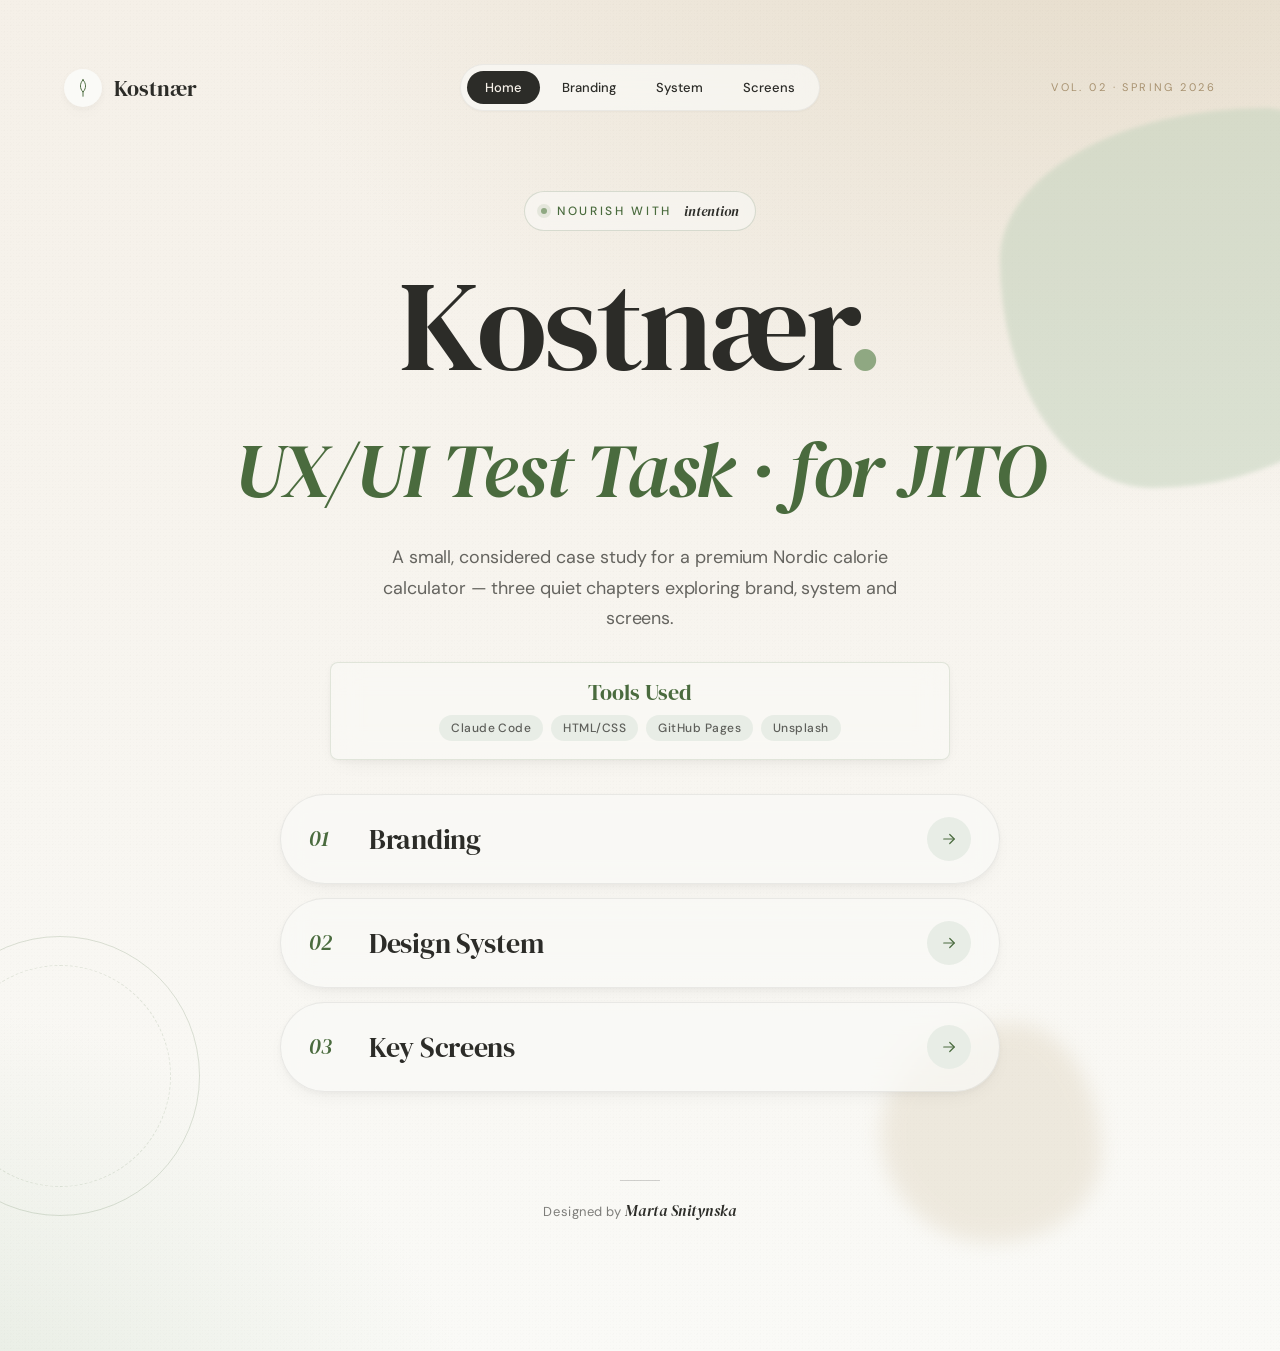
<file: index.html>
<!DOCTYPE html>
<html lang="en">
<head>
  <meta charset="UTF-8" />
  <meta name="viewport" content="width=device-width, initial-scale=1.0" />
  <title>Kostnær — Test Task for JITO</title>
  <meta name="description" content="UX/UI test task for JITO — Kostnær, a calm Nordic calorie calculator. By Marta Snitynska." />
  <link rel="preconnect" href="https://fonts.googleapis.com" />
  <link rel="preconnect" href="https://fonts.gstatic.com" crossorigin />
  <link href="https://fonts.googleapis.com/css2?family=DM+Serif+Display:ital@0;1&family=DM+Sans:wght@300;400;500&display=swap" rel="stylesheet" />
  <link rel="stylesheet" href="index.css" />
</head>
<body>

  <main class="hero">

    <!-- Decorative shapes -->
    <div class="hero__grain" aria-hidden="true"></div>
    <span class="shape shape--leaf" aria-hidden="true"></span>
    <span class="shape shape--ring" aria-hidden="true"></span>
    <span class="shape shape--blob" aria-hidden="true"></span>

    <nav class="topbar" aria-label="Primary">
      <a class="topbar__brand" href="./index.html">
        <span class="topbar__mark" aria-hidden="true">
          <svg viewBox="0 0 32 32" width="22" height="22" fill="none" stroke="currentColor" stroke-width="1.4" stroke-linecap="round" stroke-linejoin="round">
            <path d="M16 4c-5 6-5 12 0 18 5-6 5-12 0-18Z" />
            <path d="M16 22v6" />
          </svg>
        </span>
        <span class="topbar__name">Kostnær</span>
      </a>
      <ul class="topbar__nav">
        <li><a href="./index.html" aria-current="page">Home</a></li>
        <li><a href="./1_branding/1_branding.html">Branding</a></li>
        <li><a href="./2_design_system/2_design_system.html">System</a></li>
        <li><a href="./3_screens/3_screens.html">Screens</a></li>
      </ul>
      <span class="topbar__meta">Vol. 02 &middot; Spring 2026</span>
    </nav>

    <!-- Center content -->
    <div class="hero__inner">

      <span class="eyebrow">
        <span class="eyebrow__dot" aria-hidden="true"></span>
        Nourish with <em>intention</em>
      </span>

      <h1 class="hero__title">
        Kostnær<span class="dot">.</span><br />
        <em>UX/UI Test Task · for JITO</em>
      </h1>

      <p class="hero__lead">
        A small, considered case study for a premium Nordic calorie
        calculator — three quiet chapters exploring brand, system and screens.
      </p>

      <!-- Tools used -->
      <section class="tools-used" aria-labelledby="tools-used-title">
        <h2 id="tools-used-title" class="tools-used__title">Tools Used</h2>
        <ul class="tools-used__list">
          <li>Claude Code</li>
          <li>HTML/CSS</li>
          <li>GitHub Pages</li>
          <li>Unsplash</li>
        </ul>
      </section>

      <!-- Three chapter links -->
      <nav class="chapters" aria-label="Case study chapters">

        <a class="chapter" href="./1_branding/1_branding.html">
          <span class="chapter__index">01</span>
          <span class="chapter__title">Branding</span>
          <span class="chapter__arrow" aria-hidden="true">
            <svg viewBox="0 0 24 24" width="18" height="18" fill="none" stroke="currentColor" stroke-width="1.6" stroke-linecap="round" stroke-linejoin="round">
              <path d="M5 12h14" />
              <path d="M13 6l6 6-6 6" />
            </svg>
          </span>
        </a>

        <a class="chapter" href="./2_design_system/2_design_system.html">
          <span class="chapter__index">02</span>
          <span class="chapter__title">Design System</span>
          <span class="chapter__arrow" aria-hidden="true">
            <svg viewBox="0 0 24 24" width="18" height="18" fill="none" stroke="currentColor" stroke-width="1.6" stroke-linecap="round" stroke-linejoin="round">
              <path d="M5 12h14" />
              <path d="M13 6l6 6-6 6" />
            </svg>
          </span>
        </a>

        <a class="chapter" href="./3_screens/3_screens.html">
          <span class="chapter__index">03</span>
          <span class="chapter__title">Key Screens</span>
          <span class="chapter__arrow" aria-hidden="true">
            <svg viewBox="0 0 24 24" width="18" height="18" fill="none" stroke="currentColor" stroke-width="1.6" stroke-linecap="round" stroke-linejoin="round">
              <path d="M5 12h14" />
              <path d="M13 6l6 6-6 6" />
            </svg>
          </span>
        </a>

      </nav>

      <!-- Small about line -->
      <footer class="signoff">
        <span class="signoff__rule" aria-hidden="true"></span>
        <p class="signoff__text">
          Designed by <em>Marta Snitynska</em>
        </p>
      </footer>

    </div>
  </main>

</body>
</html>
</file>
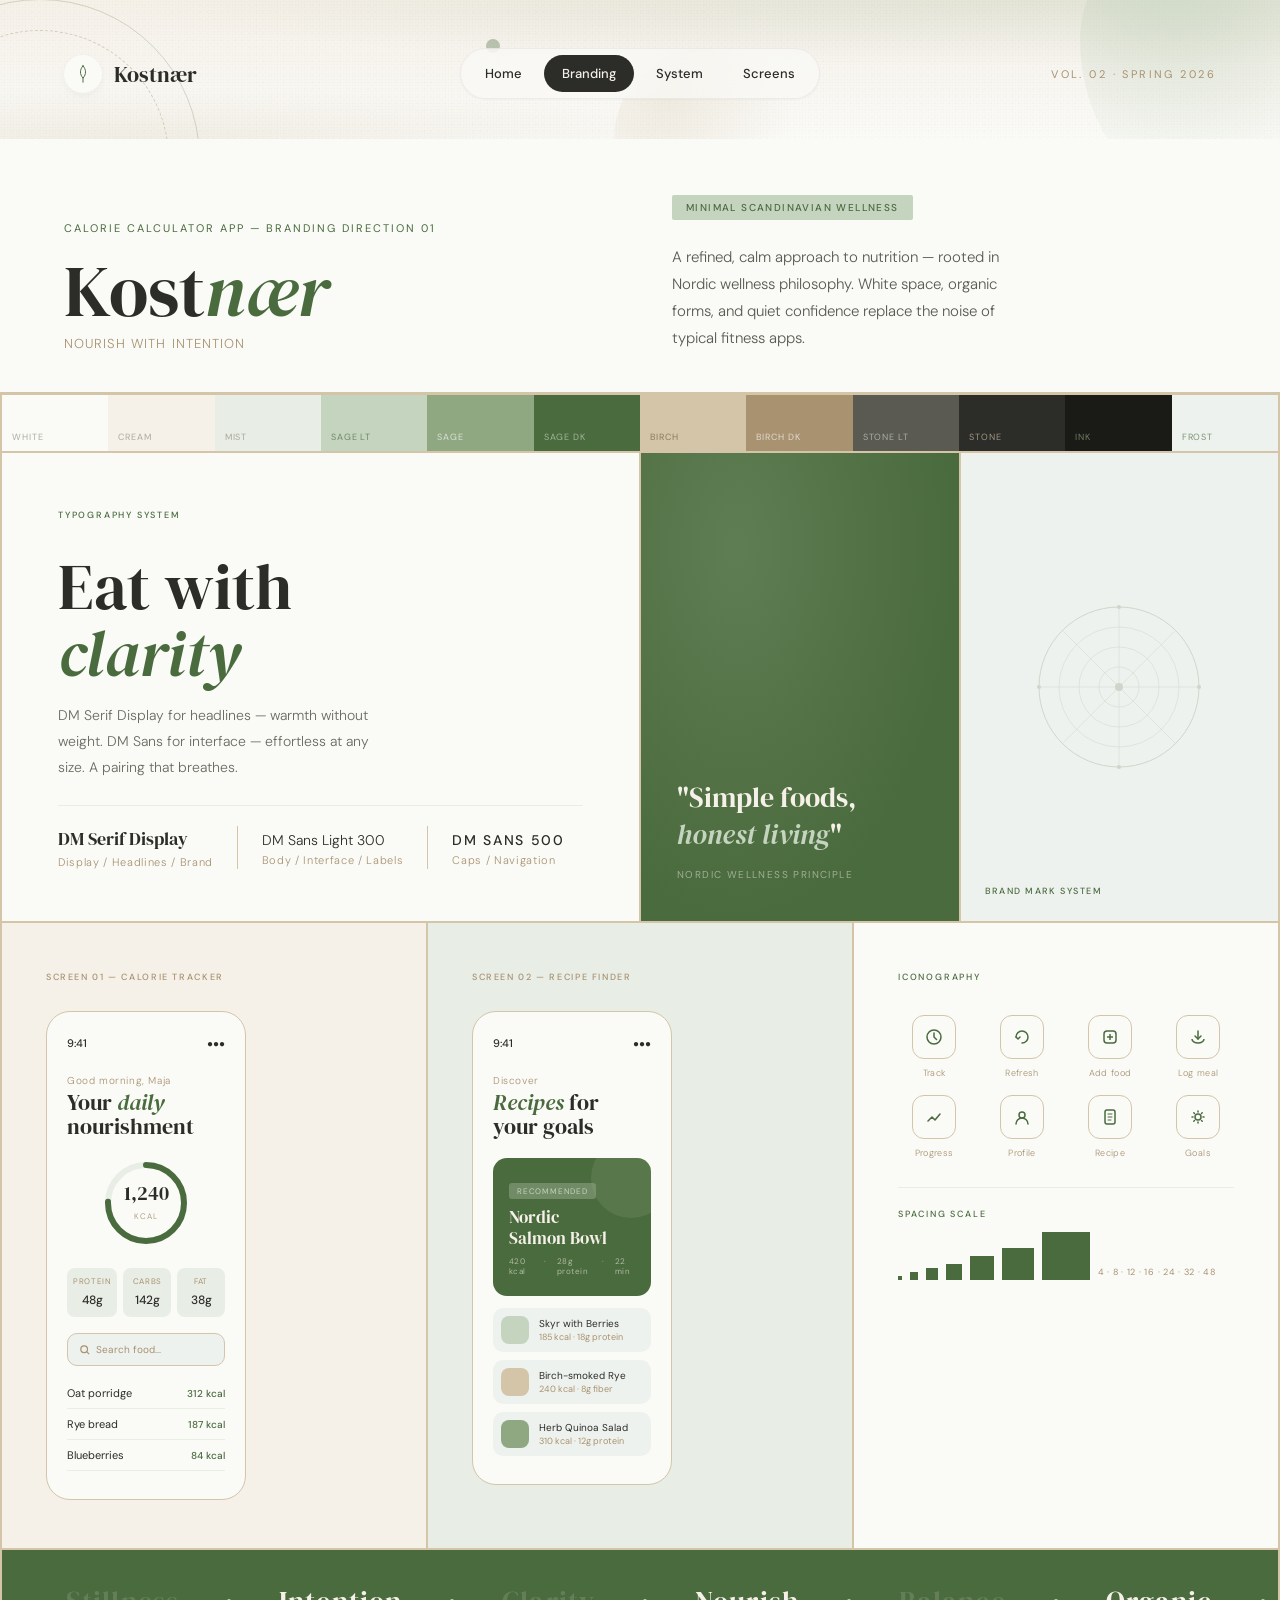
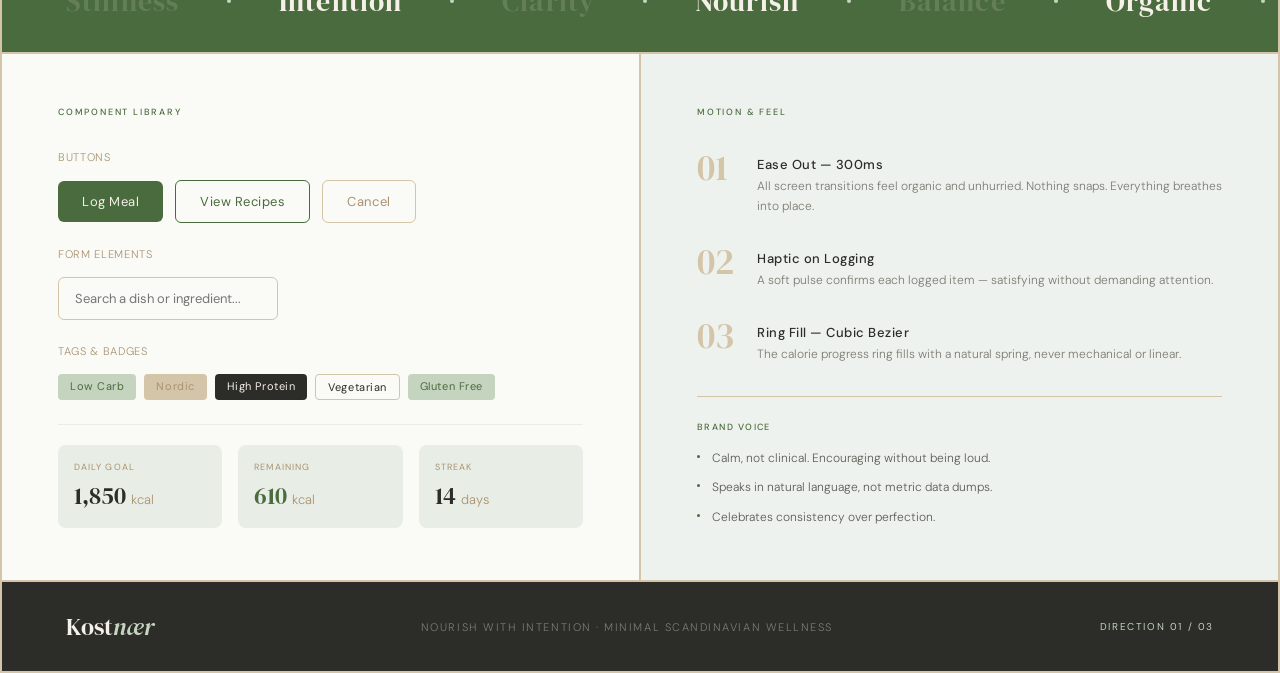
<file: 1_branding/1_branding.html>
<!DOCTYPE html>
<html lang="en">
<head>
<meta charset="UTF-8">
<meta name="viewport" content="width=device-width, initial-scale=1.0">
<title>Direction 1 — Minimal Scandinavian Wellness</title>
<link rel="preconnect" href="https://fonts.googleapis.com">
<link href="https://fonts.googleapis.com/css2?family=DM+Serif+Display:ital@0;1&family=DM+Sans:wght@300;400;500&display=swap" rel="stylesheet">
<link rel="stylesheet" href="1_branding.css">
</head>
<body>

<!-- ===================== HERO ===================== -->
<header class="hero">
  <div class="hero__grain" aria-hidden="true"></div>
  <span class="shape shape--leaf" aria-hidden="true"></span>
  <span class="shape shape--ring" aria-hidden="true"></span>
  <span class="shape shape--blob" aria-hidden="true"></span>
  <span class="shape shape--seed" aria-hidden="true"></span>

  <nav class="topbar" aria-label="Primary">
    <a class="topbar__brand" href="../index.html">
      <span class="topbar__mark" aria-hidden="true">
        <svg viewBox="0 0 32 32" width="22" height="22" fill="none" stroke="currentColor" stroke-width="1.4" stroke-linecap="round" stroke-linejoin="round">
          <path d="M16 4c-5 6-5 12 0 18 5-6 5-12 0-18Z" />
          <path d="M16 22v6" />
        </svg>
      </span>
      <span class="topbar__name">Kostnær</span>
    </a>
    <ul class="topbar__nav">
      <li><a href="../index.html">Home</a></li>
      <li><a href="./1_branding.html" aria-current="page">Branding</a></li>
      <li><a href="../2_design_system/2_design_system.html">System</a></li>
      <li><a href="../3_screens/3_screens.html">Screens</a></li>
    </ul>
    <span class="topbar__meta">Vol. 02 · Spring 2026</span>
  </nav>
</header>

<!-- HEADER -->
<div class="header">
  <div>
    <div class="brand-label">Calorie Calculator App — Branding Direction 01</div>
    <div class="brand-name">Kost<em>nær</em></div>
    <div class="tagline">Nourish with intention</div>
  </div>
  <div class="header-meta">
    <div class="direction-badge">Minimal Scandinavian Wellness</div>
    <div class="header-desc">A refined, calm approach to nutrition — rooted in Nordic wellness philosophy. White space, organic forms, and quiet confidence replace the noise of typical fitness apps.</div>
  </div>
</div>

<div class="grid-container">

  <!-- PALETTE STRIP -->
  <div class="palette-strip">
    <div class="swatch swatch-white"><span class="swatch-name swatch-name-muted">White</span></div>
    <div class="swatch swatch-cream"><span class="swatch-name swatch-name-muted">Cream</span></div>
    <div class="swatch swatch-mist"><span class="swatch-name swatch-name-muted">Mist</span></div>
    <div class="swatch swatch-sage-light"><span class="swatch-name swatch-name-sage-dark">Sage Lt</span></div>
    <div class="swatch swatch-sage"><span class="swatch-name swatch-name-white">Sage</span></div>
    <div class="swatch swatch-sage-dark"><span class="swatch-name swatch-name-sage-light">Sage Dk</span></div>
    <div class="swatch swatch-birch"><span class="swatch-name swatch-name-birch-text">Birch</span></div>
    <div class="swatch swatch-birch-dark"><span class="swatch-name swatch-name-white">Birch Dk</span></div>
    <div class="swatch swatch-stone-light"><span class="swatch-name swatch-name-sage-light">Stone Lt</span></div>
    <div class="swatch swatch-stone"><span class="swatch-name swatch-name-birch">Stone</span></div>
    <div class="swatch swatch-ink"><span class="swatch-name swatch-name-sage">Ink</span></div>
    <div class="swatch swatch-frost"><span class="swatch-name swatch-name-sage-dark">Frost</span></div>
  </div>

  <!-- TYPOGRAPHY PANEL -->
  <div class="typo-panel">
    <div class="section-label">Typography System</div>
    <div class="type-display">Eat with<br><em>clarity</em></div>
    <div class="type-body">DM Serif Display for headlines — warmth without weight. DM Sans for interface — effortless at any size. A pairing that breathes.</div>
    <div class="type-specimen-row">
      <div>
        <div class="type-sample-serif">DM Serif Display</div>
        <div class="type-spec">Display / Headlines / Brand</div>
      </div>
      <div class="type-divider"></div>
      <div>
        <div class="type-sample-sans-light">DM Sans Light 300</div>
        <div class="type-spec">Body / Interface / Labels</div>
      </div>
      <div class="type-divider"></div>
      <div>
        <div class="type-sample-sans-caps">DM SANS 500</div>
        <div class="type-spec">Caps / Navigation</div>
      </div>
    </div>
  </div>

  <!-- MOOD VISUAL -->
  <div class="mood-visual">
    <div class="mood-quote">"Simple foods,<br><em>honest living</em>"</div>
    <div class="mood-source">Nordic wellness principle</div>
  </div>

  <!-- TEXTURE PATTERN -->
  <div class="pattern-panel">
    <svg class="nordic-pattern" width="180" height="180" viewBox="0 0 180 180" fill="none">
      <circle cx="90" cy="90" r="80" stroke="#4A6B3E" stroke-width="1"/>
      <circle cx="90" cy="90" r="60" stroke="#4A6B3E" stroke-width="0.5"/>
      <circle cx="90" cy="90" r="40" stroke="#4A6B3E" stroke-width="0.5"/>
      <circle cx="90" cy="90" r="20" stroke="#4A6B3E" stroke-width="0.5"/>
      <line x1="10" y1="90" x2="170" y2="90" stroke="#4A6B3E" stroke-width="0.5"/>
      <line x1="90" y1="10" x2="90" y2="170" stroke="#4A6B3E" stroke-width="0.5"/>
      <line x1="33" y1="33" x2="147" y2="147" stroke="#4A6B3E" stroke-width="0.5"/>
      <line x1="147" y1="33" x2="33" y2="147" stroke="#4A6B3E" stroke-width="0.5"/>
      <circle cx="90" cy="90" r="4" fill="#4A6B3E"/>
      <circle cx="90" cy="10" r="2" fill="#4A6B3E"/>
      <circle cx="90" cy="170" r="2" fill="#4A6B3E"/>
      <circle cx="10" cy="90" r="2" fill="#4A6B3E"/>
      <circle cx="170" cy="90" r="2" fill="#4A6B3E"/>
    </svg>
    <div class="pattern-label">Brand Mark System</div>
  </div>

  <!-- SCREEN 1 -->
  <div class="screen-panel">
    <div class="screen-label">Screen 01 — Calorie Tracker</div>
    <div class="phone-frame">
      <div class="phone-status">
        <span class="phone-time">9:41</span>
        <div class="phone-icons">●●●</div>
      </div>
      <div class="app-header">
        <div class="app-greeting">Good morning, Maja</div>
        <div class="app-title-text">Your <em>daily</em><br>nourishment</div>
      </div>
      <div class="calorie-ring">
        <svg width="90" height="90" viewBox="0 0 90 90">
          <circle cx="45" cy="45" r="38" fill="none" stroke="#E8EDE6" stroke-width="6"/>
          <circle cx="45" cy="45" r="38" fill="none" stroke="#4A6B3E" stroke-width="6" stroke-dasharray="180 240" stroke-linecap="round" transform="rotate(-90 45 45)"/>
        </svg>
        <div class="ring-inner">
          <span class="ring-number">1,240</span>
          <span class="ring-unit">kcal</span>
        </div>
      </div>
      <div class="macro-row">
        <div class="macro-pill"><span class="macro-label">Protein</span><span class="macro-val">48g</span></div>
        <div class="macro-pill"><span class="macro-label">Carbs</span><span class="macro-val">142g</span></div>
        <div class="macro-pill"><span class="macro-label">Fat</span><span class="macro-val">38g</span></div>
      </div>
      <div class="search-bar">
        <svg width="10" height="10" viewBox="0 0 12 12" fill="none"><circle cx="5" cy="5" r="4" stroke="#A89270" stroke-width="1.5"/><line x1="8.5" y1="8.5" x2="11" y2="11" stroke="#A89270" stroke-width="1.5"/></svg>
        Search food...
      </div>
      <div>
        <div class="food-item"><span class="food-name">Oat porridge</span><span class="food-cals">312 kcal</span></div>
        <div class="food-item"><span class="food-name">Rye bread</span><span class="food-cals">187 kcal</span></div>
        <div class="food-item"><span class="food-name">Blueberries</span><span class="food-cals">84 kcal</span></div>
      </div>
    </div>
  </div>

  <!-- SCREEN 2 -->
  <div class="screen-panel-2">
    <div class="screen-label">Screen 02 — Recipe Finder</div>
    <div class="phone-frame-2">
      <div class="phone-status">
        <span class="phone-time">9:41</span>
        <div class="phone-icons">●●●</div>
      </div>
      <div class="app-header">
        <div class="app-greeting">Discover</div>
        <div class="app-title-text"><em>Recipes</em> for<br>your goals</div>
      </div>
      <div class="recipe-card">
        <div class="recipe-tag">Recommended</div>
        <div class="recipe-name">Nordic<br>Salmon Bowl</div>
        <div class="recipe-meta">
          <span class="recipe-meta-item">420 kcal</span>
          <span class="recipe-meta-item">·</span>
          <span class="recipe-meta-item">28g protein</span>
          <span class="recipe-meta-item">·</span>
          <span class="recipe-meta-item">22 min</span>
        </div>
      </div>
      <div class="recipe-small-list">
        <div class="recipe-small">
          <div class="recipe-dot recipe-dot-sage-light"></div>
          <div>
            <div class="recipe-info-text">Skyr with Berries</div>
            <div class="recipe-info-text recipe-meta-small">185 kcal · 18g protein</div>
          </div>
        </div>
        <div class="recipe-small">
          <div class="recipe-dot recipe-dot-birch"></div>
          <div>
            <div class="recipe-info-text">Birch-smoked Rye</div>
            <div class="recipe-info-text recipe-meta-small">240 kcal · 8g fiber</div>
          </div>
        </div>
        <div class="recipe-small">
          <div class="recipe-dot recipe-dot-sage"></div>
          <div>
            <div class="recipe-info-text">Herb Quinoa Salad</div>
            <div class="recipe-info-text recipe-meta-small">310 kcal · 12g protein</div>
          </div>
        </div>
      </div>
    </div>
  </div>

  <!-- ICON SYSTEM -->
  <div class="icons-panel">
    <div class="section-label">Iconography</div>
    <div class="icon-grid">
      <div class="icon-item">
        <div class="icon-box"><svg width="20" height="20" viewBox="0 0 20 20" fill="none"><circle cx="10" cy="10" r="7" stroke="#4A6B3E" stroke-width="1.5"/><path d="M10 6v4l2.5 2.5" stroke="#4A6B3E" stroke-width="1.5" stroke-linecap="round"/></svg></div>
        <div class="icon-label">Track</div>
      </div>
      <div class="icon-item">
        <div class="icon-box"><svg width="20" height="20" viewBox="0 0 20 20" fill="none"><path d="M4 10c0-3.3 2.7-6 6-6s6 2.7 6 6-2.7 6-6 6" stroke="#4A6B3E" stroke-width="1.5" stroke-linecap="round"/><path d="M4 10l2 2 2-2" stroke="#4A6B3E" stroke-width="1.5" stroke-linecap="round"/></svg></div>
        <div class="icon-label">Refresh</div>
      </div>
      <div class="icon-item">
        <div class="icon-box"><svg width="20" height="20" viewBox="0 0 20 20" fill="none"><rect x="4" y="4" width="12" height="12" rx="3" stroke="#4A6B3E" stroke-width="1.5"/><line x1="7" y1="10" x2="13" y2="10" stroke="#4A6B3E" stroke-width="1.5"/><line x1="10" y1="7" x2="10" y2="13" stroke="#4A6B3E" stroke-width="1.5"/></svg></div>
        <div class="icon-label">Add food</div>
      </div>
      <div class="icon-item">
        <div class="icon-box"><svg width="20" height="20" viewBox="0 0 20 20" fill="none"><path d="M16 12c0 2.2-2.7 4-6 4s-6-1.8-6-4" stroke="#4A6B3E" stroke-width="1.5"/><path d="M10 4v8" stroke="#4A6B3E" stroke-width="1.5" stroke-linecap="round"/><path d="M7 9l3 3 3-3" stroke="#4A6B3E" stroke-width="1.5" stroke-linecap="round"/></svg></div>
        <div class="icon-label">Log meal</div>
      </div>
      <div class="icon-item">
        <div class="icon-box"><svg width="20" height="20" viewBox="0 0 20 20" fill="none"><path d="M4 14l4-4 3 3 5-6" stroke="#4A6B3E" stroke-width="1.5" stroke-linecap="round" stroke-linejoin="round"/></svg></div>
        <div class="icon-label">Progress</div>
      </div>
      <div class="icon-item">
        <div class="icon-box"><svg width="20" height="20" viewBox="0 0 20 20" fill="none"><circle cx="10" cy="8" r="3" stroke="#4A6B3E" stroke-width="1.5"/><path d="M4 17c0-3.3 2.7-6 6-6s6 2.7 6 6" stroke="#4A6B3E" stroke-width="1.5" stroke-linecap="round"/></svg></div>
        <div class="icon-label">Profile</div>
      </div>
      <div class="icon-item">
        <div class="icon-box"><svg width="20" height="20" viewBox="0 0 20 20" fill="none"><rect x="5" y="3" width="10" height="14" rx="2" stroke="#4A6B3E" stroke-width="1.5"/><line x1="8" y1="7" x2="12" y2="7" stroke="#4A6B3E" stroke-width="1" stroke-linecap="round"/><line x1="8" y1="10" x2="12" y2="10" stroke="#4A6B3E" stroke-width="1" stroke-linecap="round"/><line x1="8" y1="13" x2="11" y2="13" stroke="#4A6B3E" stroke-width="1" stroke-linecap="round"/></svg></div>
        <div class="icon-label">Recipe</div>
      </div>
      <div class="icon-item">
        <div class="icon-box"><svg width="20" height="20" viewBox="0 0 20 20" fill="none"><circle cx="10" cy="10" r="3" stroke="#4A6B3E" stroke-width="1.5"/><path d="M10 4v1M10 15v1M4 10h1M15 10h1M5.8 5.8l.7.7M13.5 13.5l.7.7M5.8 14.2l.7-.7M13.5 6.5l.7-.7" stroke="#4A6B3E" stroke-width="1.5" stroke-linecap="round"/></svg></div>
        <div class="icon-label">Goals</div>
      </div>
    </div>
    <div class="spacing-scale-panel">
      <div class="section-label spacing-label">Spacing Scale</div>
      <div class="spacing-scale-row">
        <div class="spacing-block spacing-block-4"></div>
        <div class="spacing-block spacing-block-8"></div>
        <div class="spacing-block spacing-block-12"></div>
        <div class="spacing-block spacing-block-16"></div>
        <div class="spacing-block spacing-block-24"></div>
        <div class="spacing-block spacing-block-32"></div>
        <div class="spacing-block spacing-block-48"></div>
        <div class="spacing-scale-text">4 · 8 · 12 · 16 · 24 · 32 · 48</div>
      </div>
    </div>
  </div>

  <!-- KEYWORDS STRIP -->
  <div class="keywords-panel">
    <div class="keyword">Stillness</div>
    <div class="keyword-dot"></div>
    <div class="keyword active">Intention</div>
    <div class="keyword-dot"></div>
    <div class="keyword">Clarity</div>
    <div class="keyword-dot"></div>
    <div class="keyword active">Nourish</div>
    <div class="keyword-dot"></div>
    <div class="keyword">Balance</div>
    <div class="keyword-dot"></div>
    <div class="keyword active">Organic</div>
    <div class="keyword-dot"></div>
    <div class="keyword">Rhythm</div>
    <div class="keyword-dot"></div>
    <div class="keyword active">Warmth</div>
    <div class="keyword-dot"></div>
    <div class="keyword">Nature</div>
  </div>

  <!-- COMPONENTS PANEL -->
  <div class="components-panel">
    <div class="section-label">Component Library</div>
    <div class="component-subtitle">Buttons</div>
    <div class="component-row">
      <button class="btn-primary">Log Meal</button>
      <button class="btn-secondary">View Recipes</button>
      <button class="btn-ghost">Cancel</button>
    </div>
    <div class="component-subtitle component-subtitle-spaced">Form Elements</div>
    <div class="component-row">
    <input class="input-demo" type="text" placeholder="Search a dish or ingredient..." aria-label="Search" readonly>
    </div>
    <div class="component-subtitle component-subtitle-spaced">Tags & Badges</div>
    <div class="tag-row">
      <span class="tag tag-sage">Low Carb</span>
      <span class="tag tag-birch">Nordic</span>
      <span class="tag tag-stone">High Protein</span>
      <span class="tag tag-outline">Vegetarian</span>
      <span class="tag tag-sage">Gluten Free</span>
    </div>
    <div class="stats-panel">
      <div class="stats-row">
        <div class="stat-card">
          <div class="stat-label">Daily Goal</div>
          <div class="stat-value">1,850 <span class="stat-unit">kcal</span></div>
        </div>
        <div class="stat-card">
          <div class="stat-label">Remaining</div>
          <div class="stat-value stat-value-sage">610 <span class="stat-unit">kcal</span></div>
        </div>
        <div class="stat-card">
          <div class="stat-label">Streak</div>
          <div class="stat-value">14 <span class="stat-unit">days</span></div>
        </div>
      </div>
    </div>
  </div>

  <!-- MOTION PRINCIPLES -->
  <div class="motion-panel">
    <div class="section-label">Motion & Feel</div>
    <div class="motion-item">
      <div class="motion-num">01</div>
      <div class="motion-info">
        <div class="motion-title">Ease Out — 300ms</div>
        <div class="motion-desc">All screen transitions feel organic and unhurried. Nothing snaps. Everything breathes into place.</div>
      </div>
    </div>
    <div class="motion-item">
      <div class="motion-num">02</div>
      <div class="motion-info">
        <div class="motion-title">Haptic on Logging</div>
        <div class="motion-desc">A soft pulse confirms each logged item — satisfying without demanding attention.</div>
      </div>
    </div>
    <div class="motion-item">
      <div class="motion-num">03</div>
      <div class="motion-info">
        <div class="motion-title">Ring Fill — Cubic Bezier</div>
        <div class="motion-desc">The calorie progress ring fills with a natural spring, never mechanical or linear.</div>
      </div>
    </div>
    <div class="brand-voice-panel">
      <div class="brand-voice-title">Brand Voice</div>
      <div class="brand-voice-list">
        <div class="brand-voice-item">
          <div class="brand-voice-dot"></div>
          <div class="brand-voice-text">Calm, not clinical. Encouraging without being loud.</div>
        </div>
        <div class="brand-voice-item">
          <div class="brand-voice-dot"></div>
          <div class="brand-voice-text">Speaks in natural language, not metric data dumps.</div>
        </div>
        <div class="brand-voice-item">
          <div class="brand-voice-dot"></div>
          <div class="brand-voice-text">Celebrates consistency over perfection.</div>
        </div>
      </div>
    </div>
  </div>

  <!-- FOOTER -->
  <div class="footer-strip">
    <div class="footer-name">Kost<em>nær</em></div>
    <div class="footer-tagline">Nourish with intention · Minimal Scandinavian Wellness</div>
    <div class="footer-direction">Direction 01 / 03</div>
  </div>

</div>
</body>
</html>
</file>
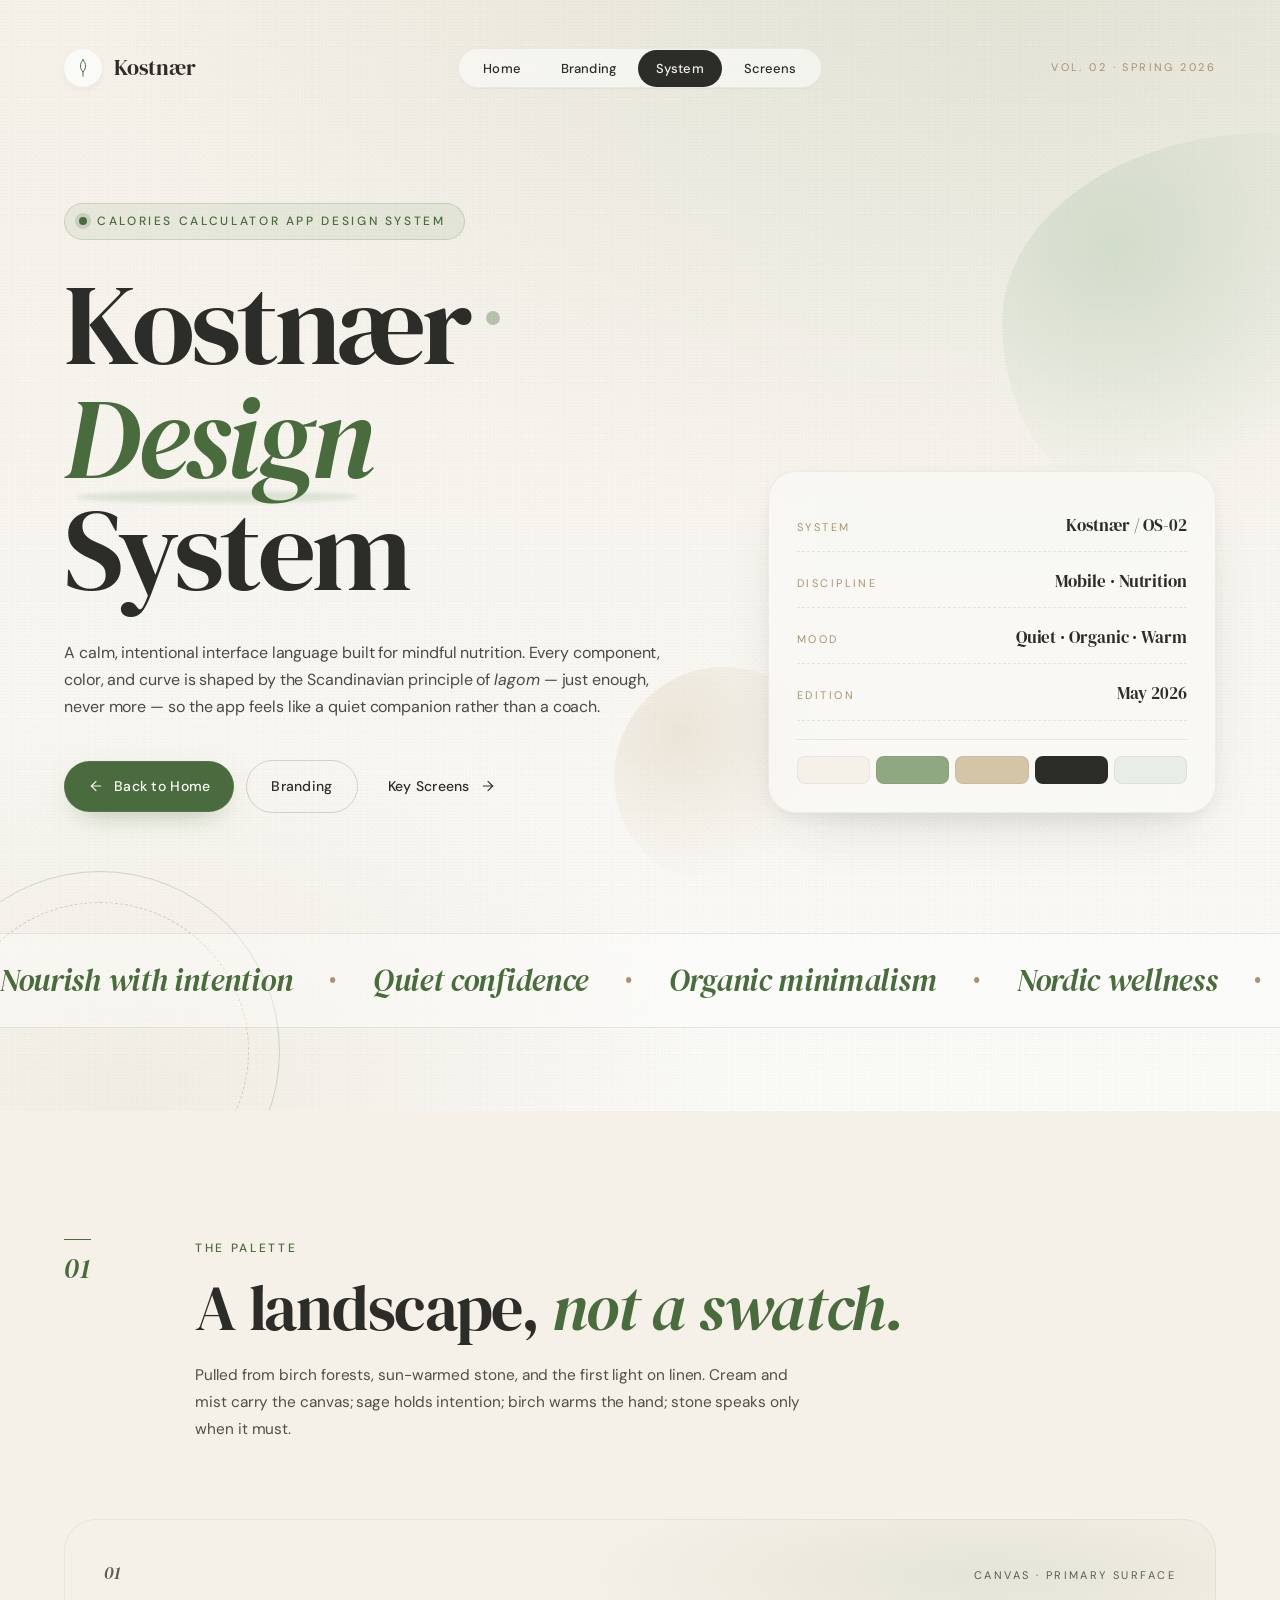
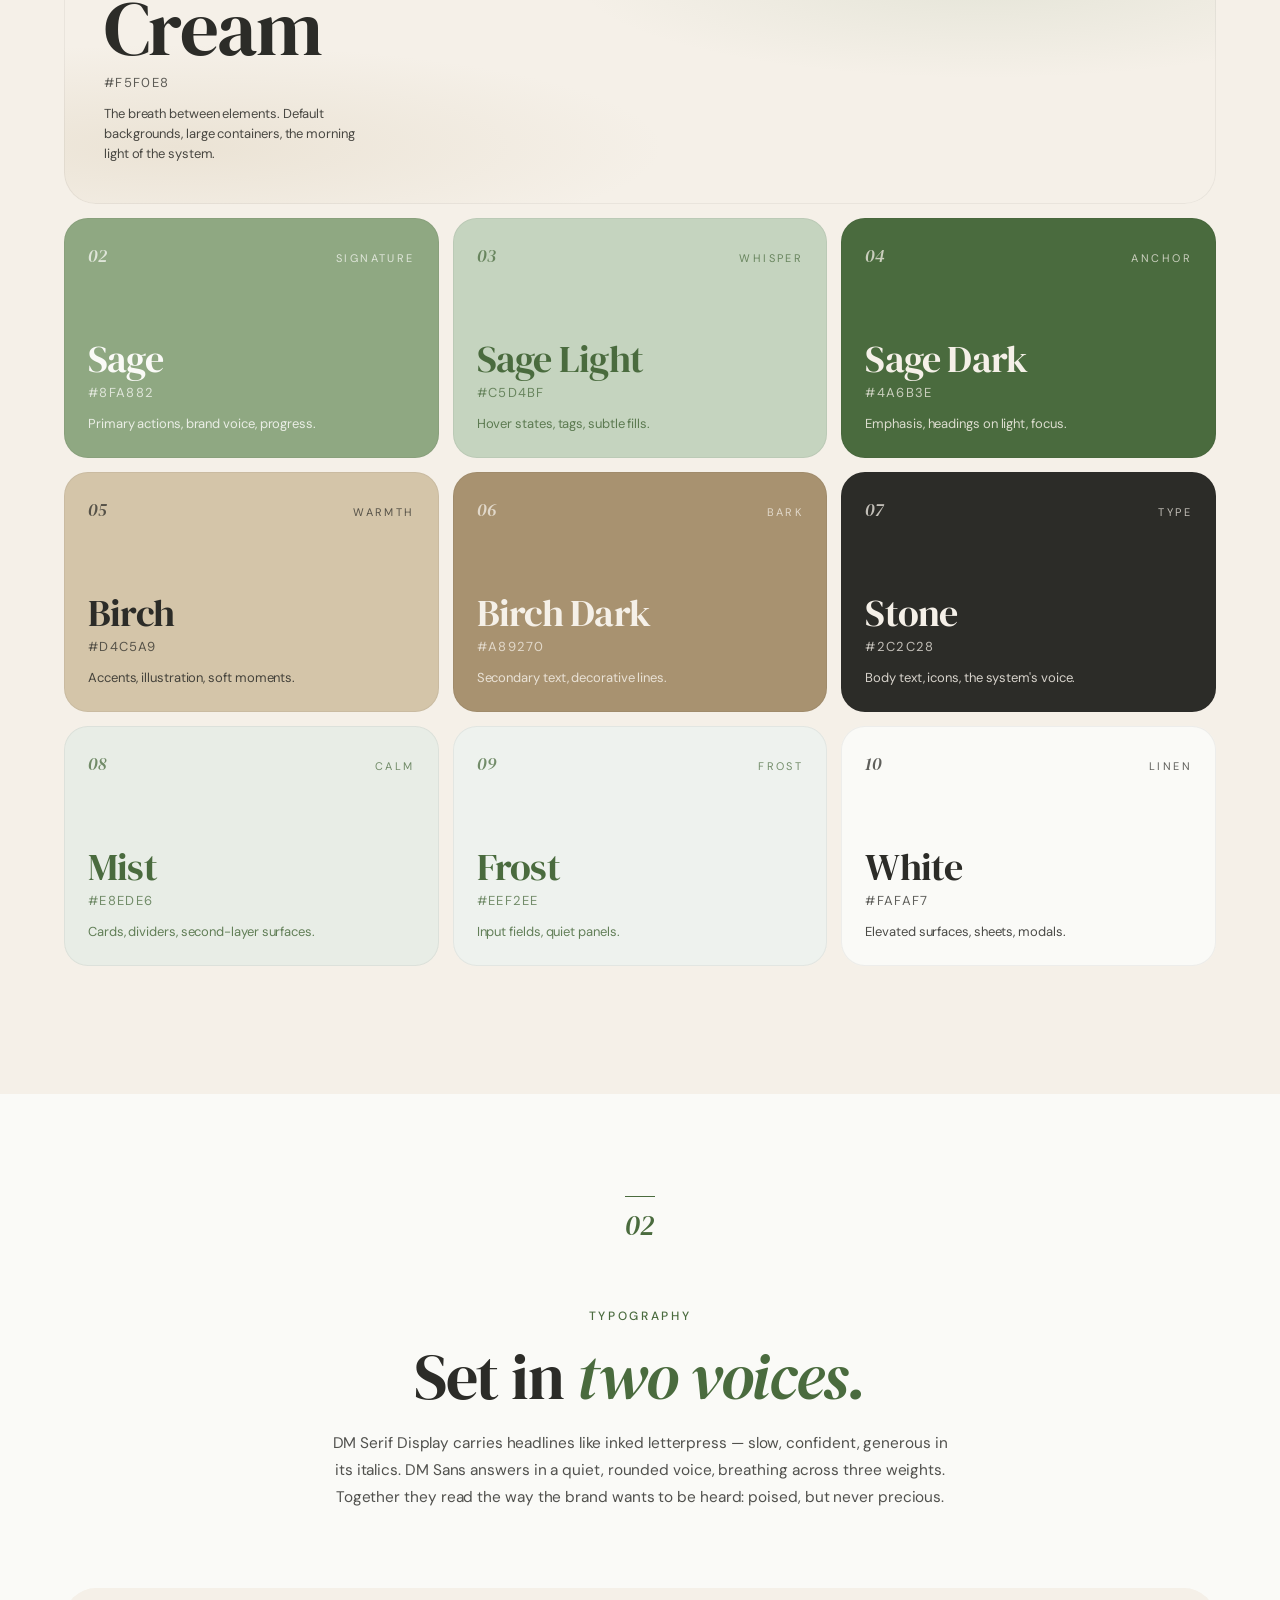
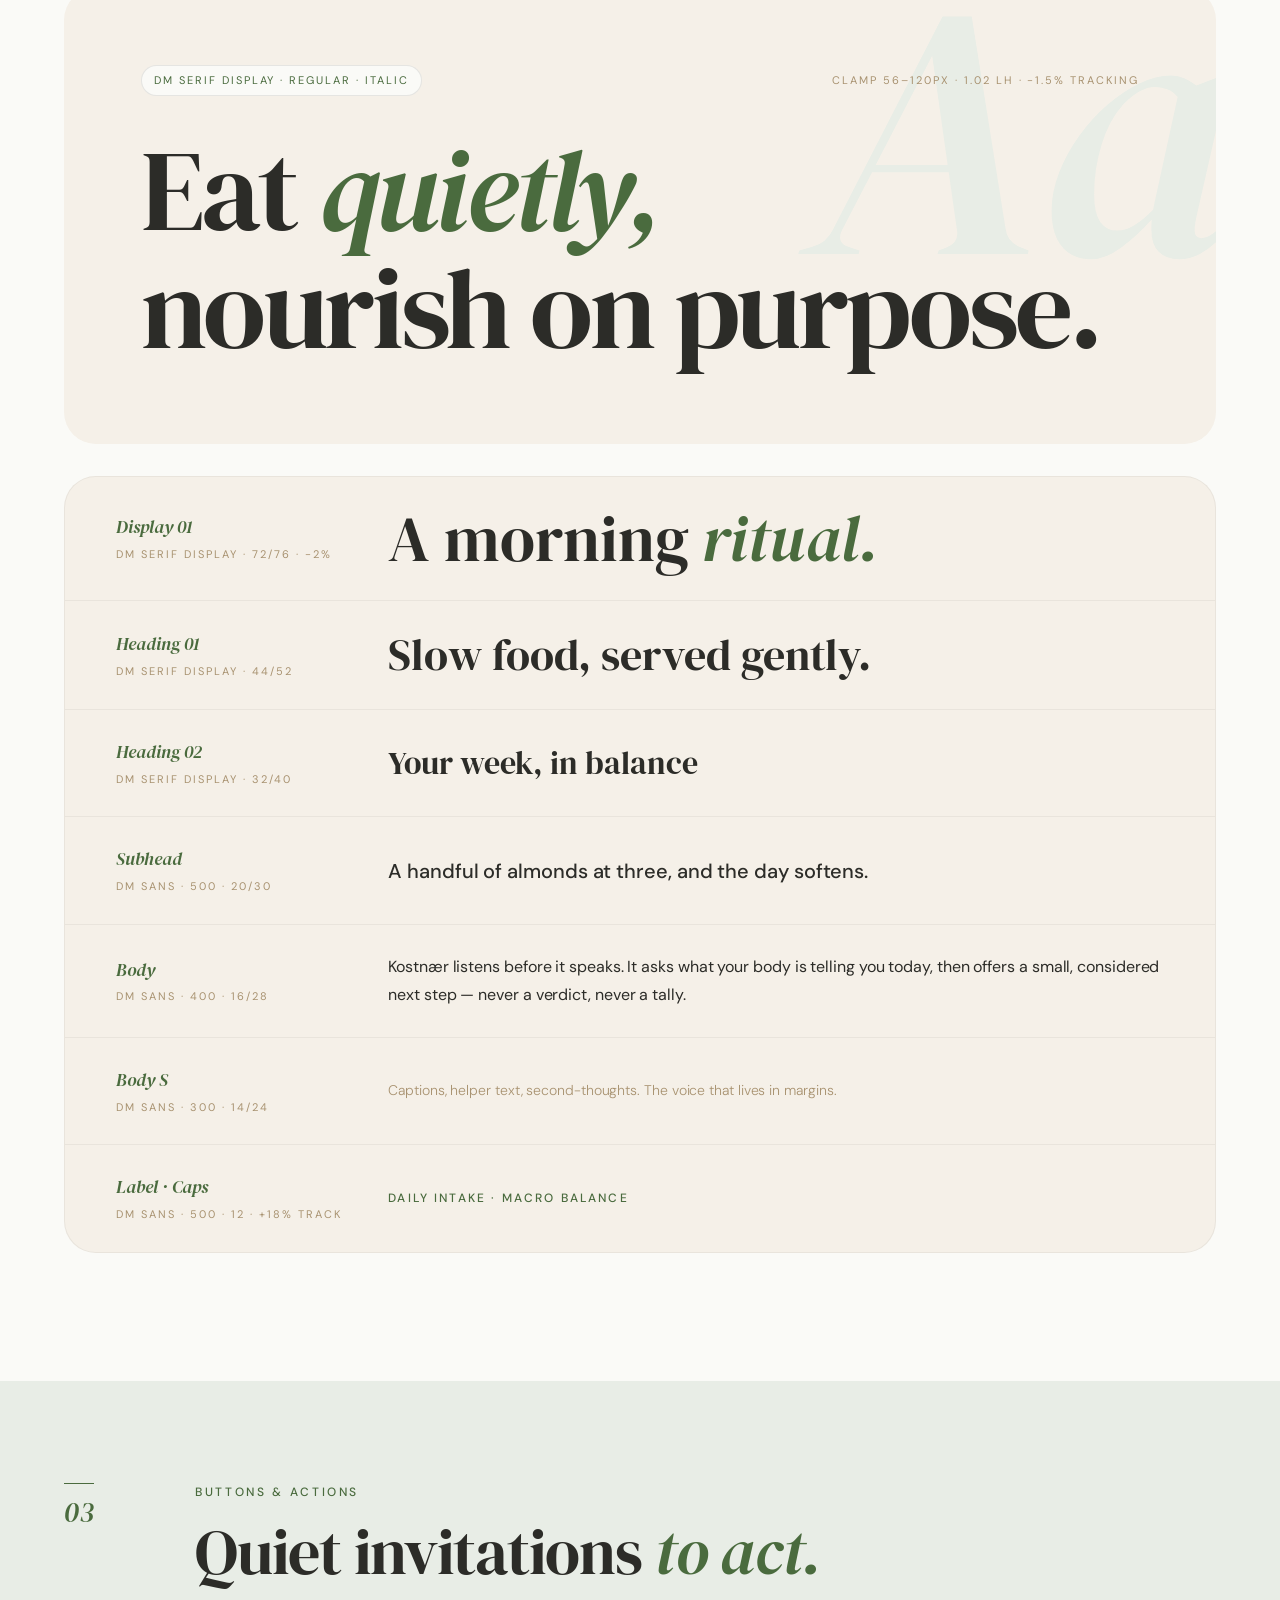
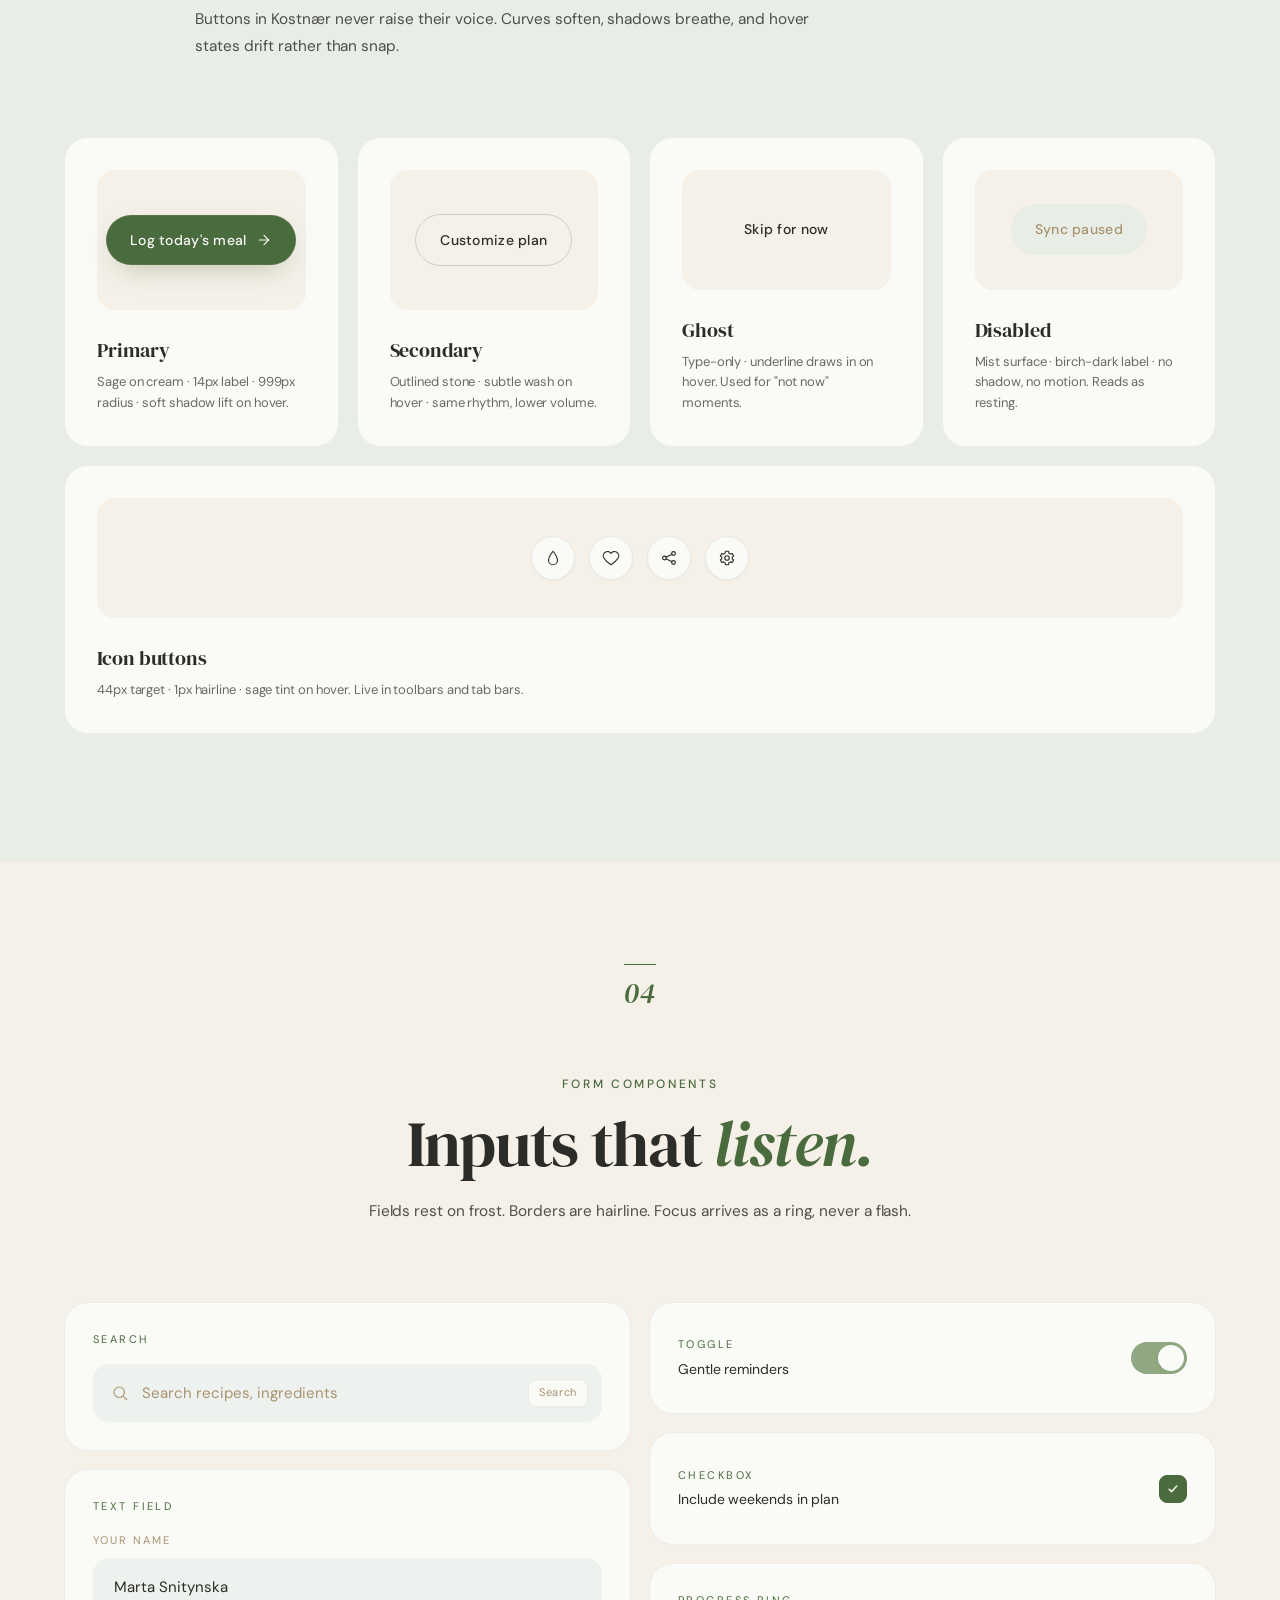
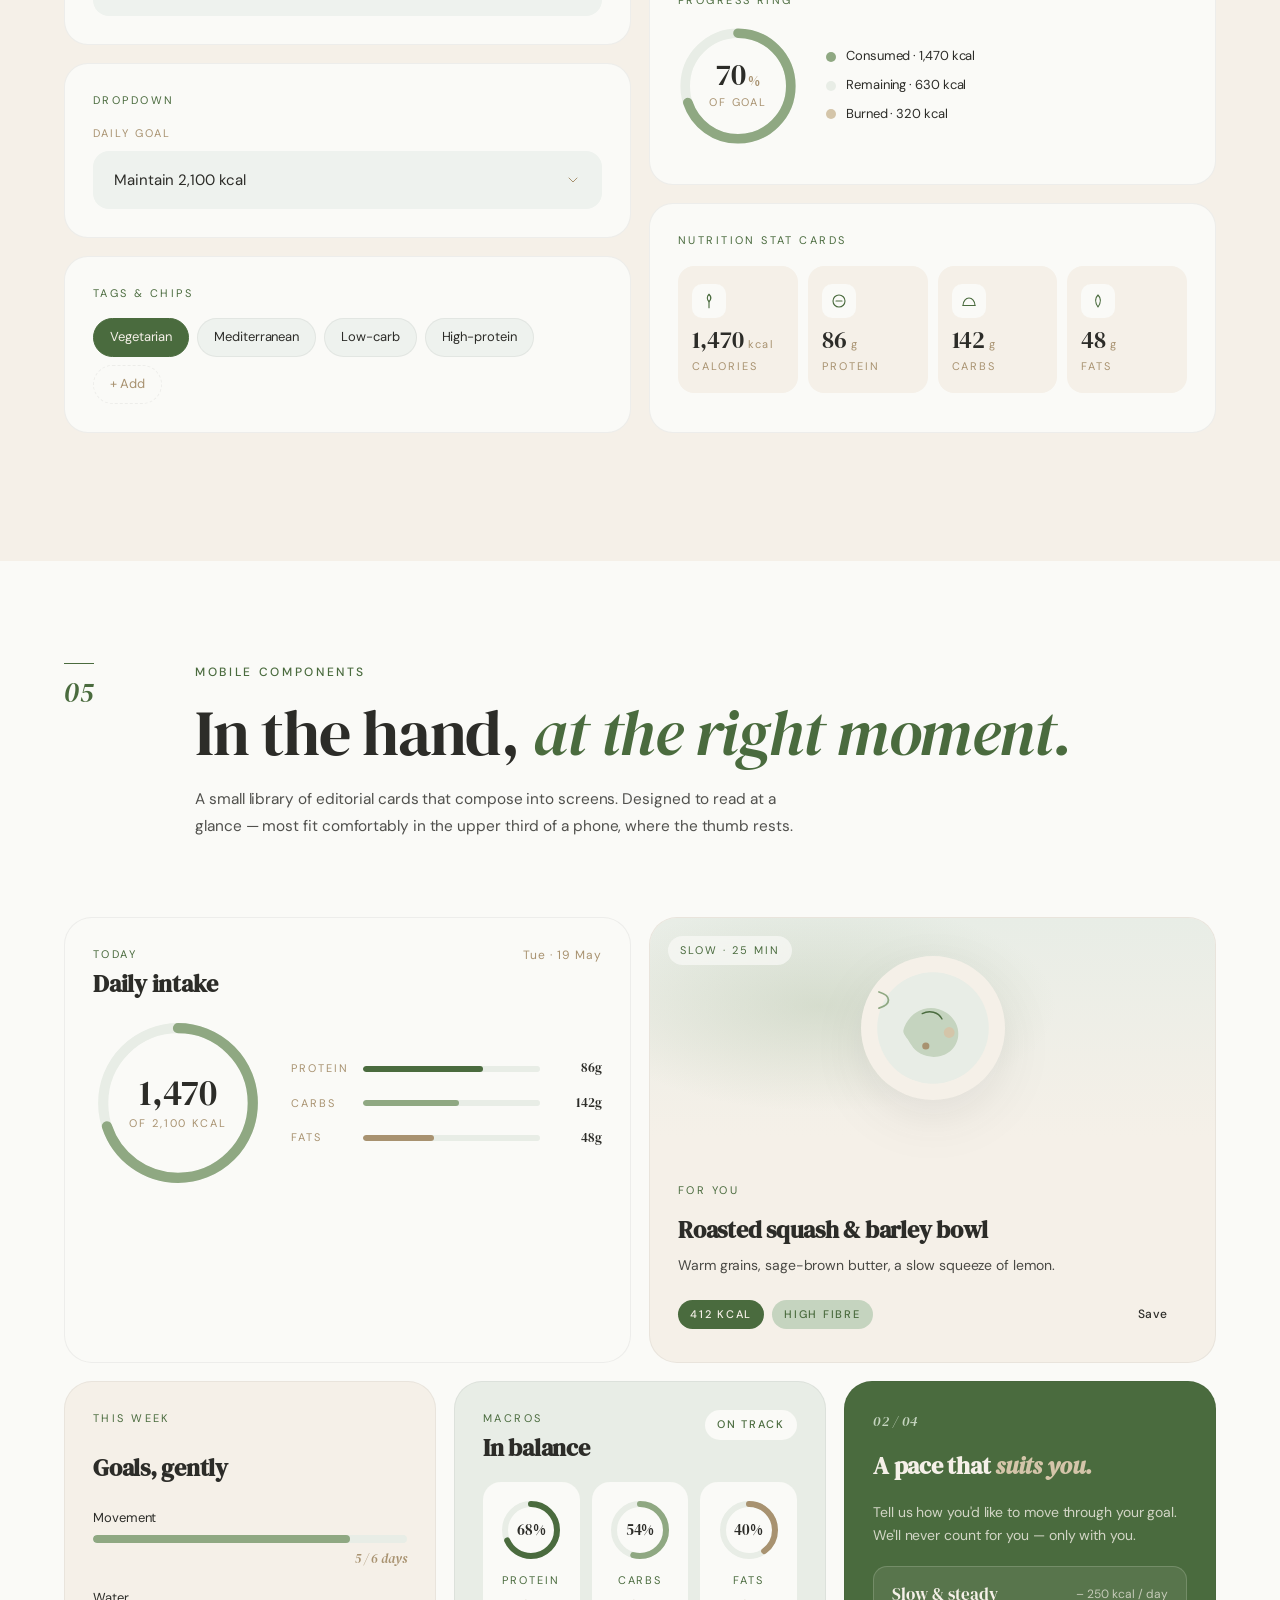
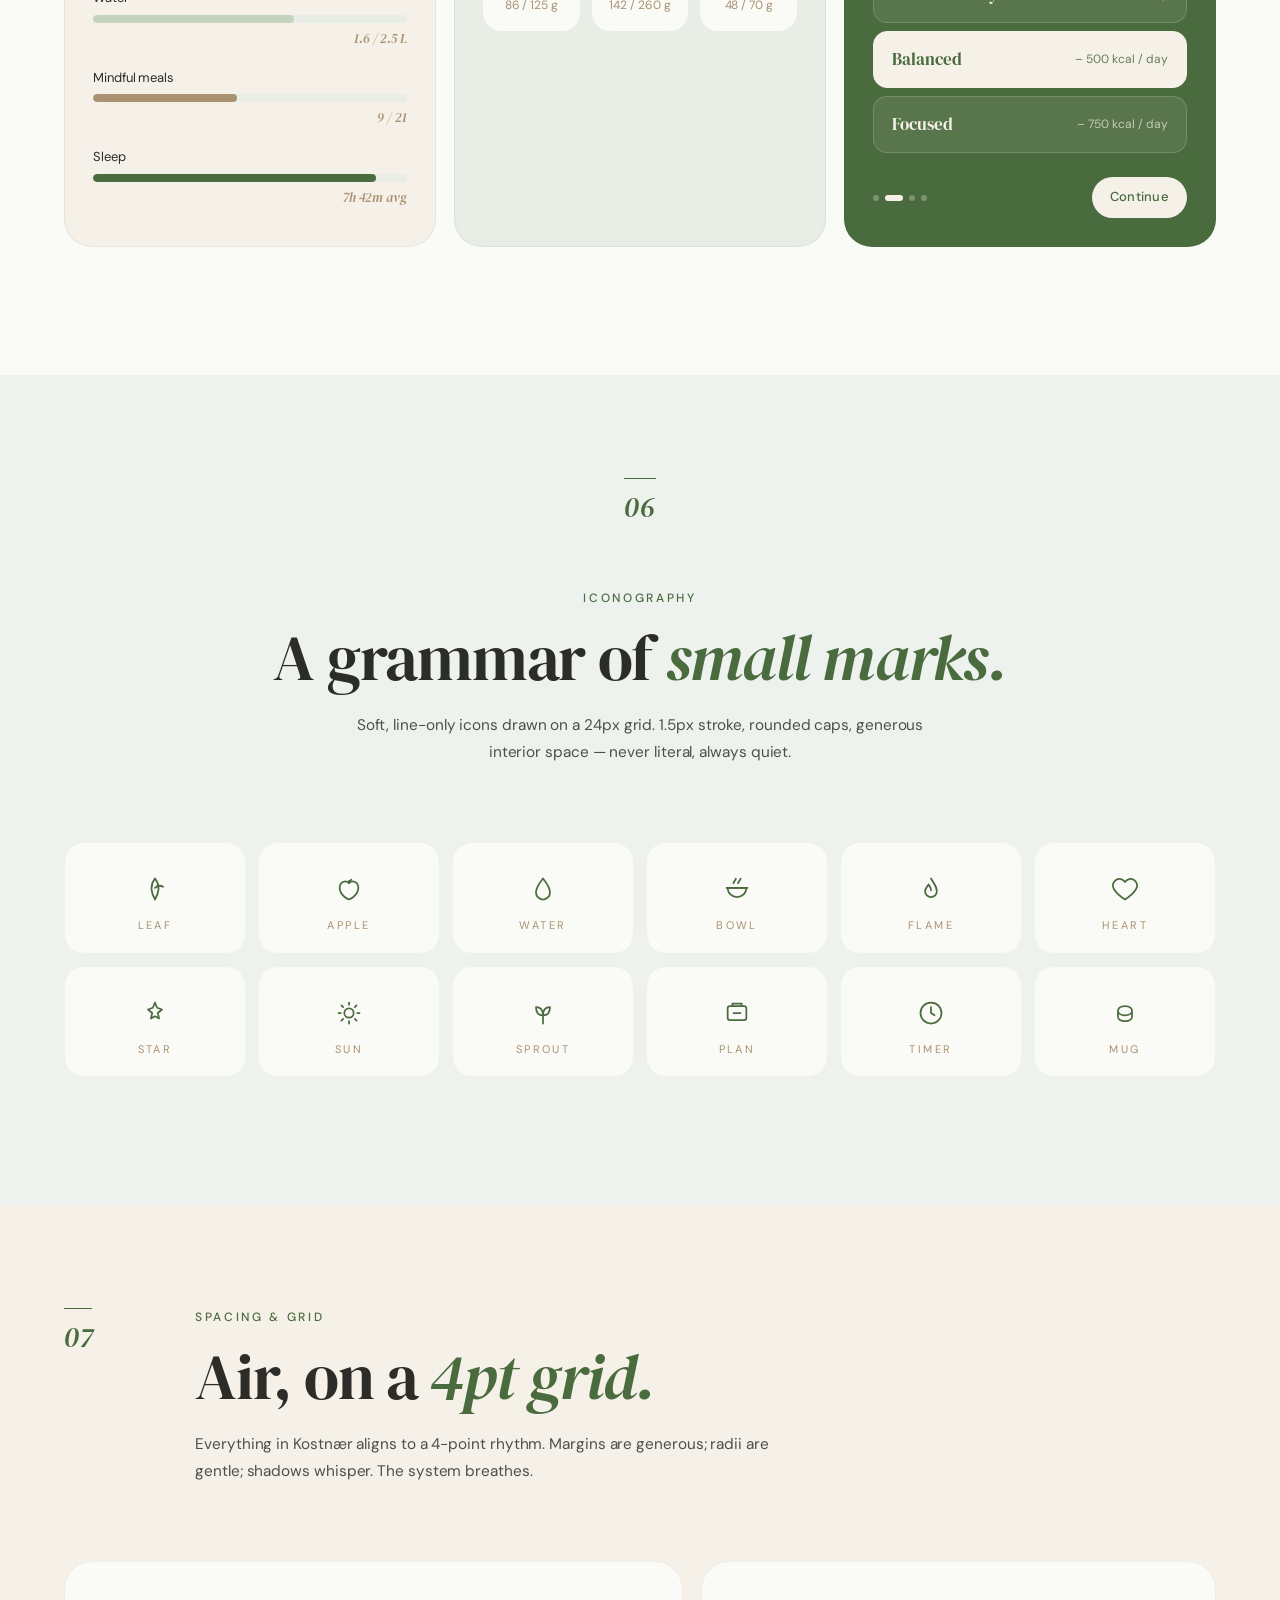
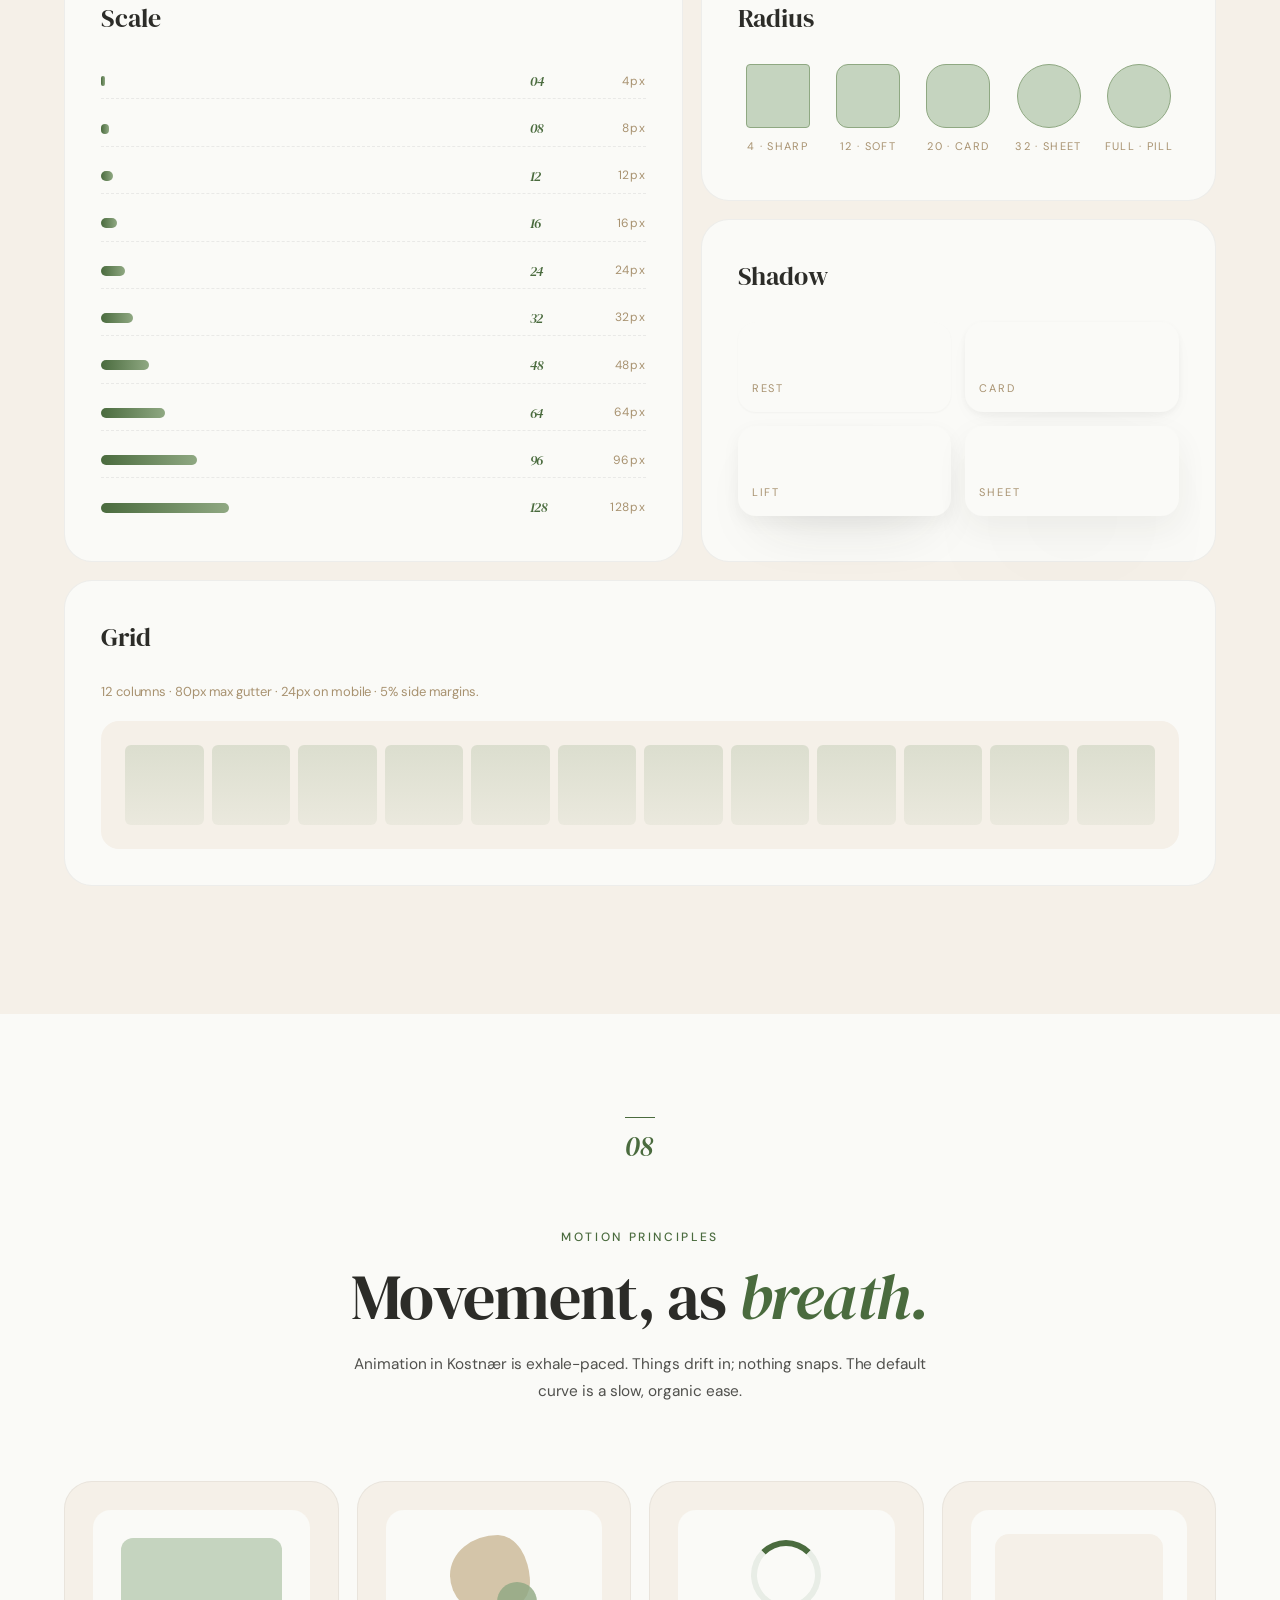
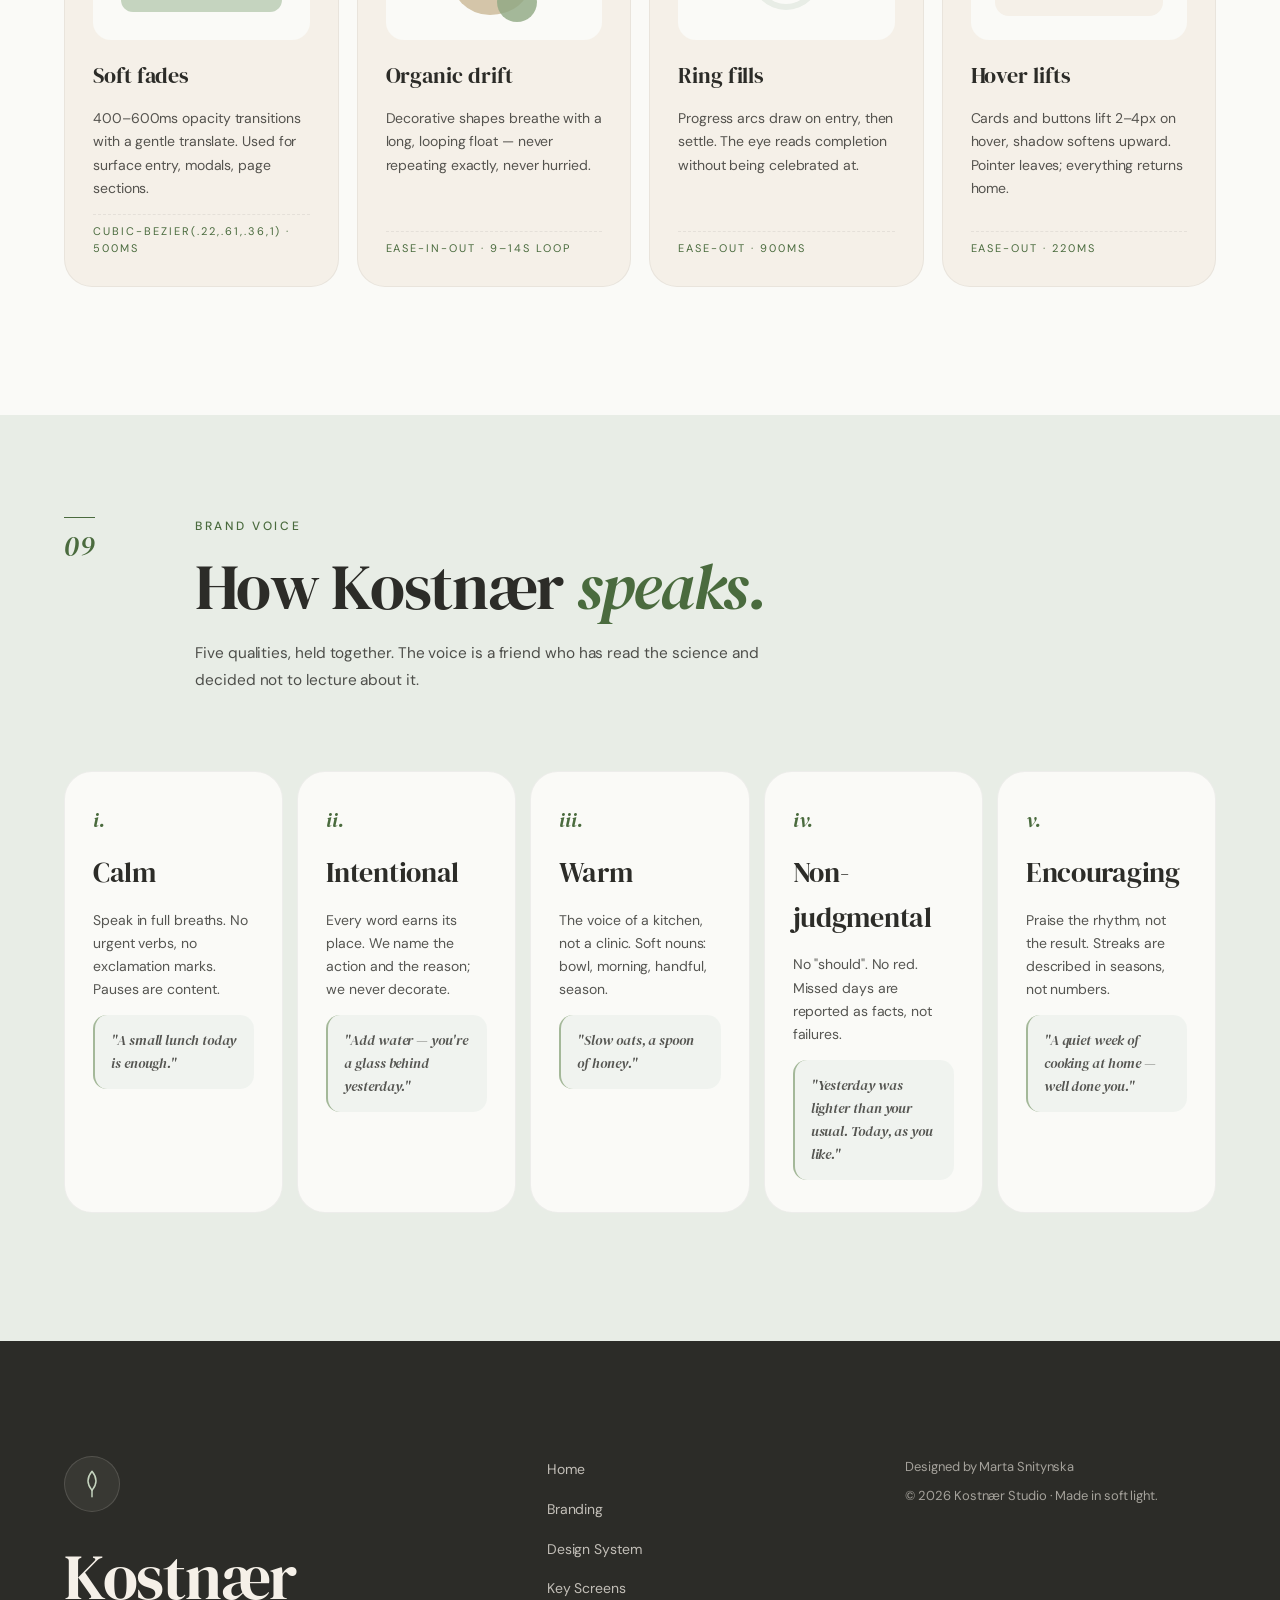
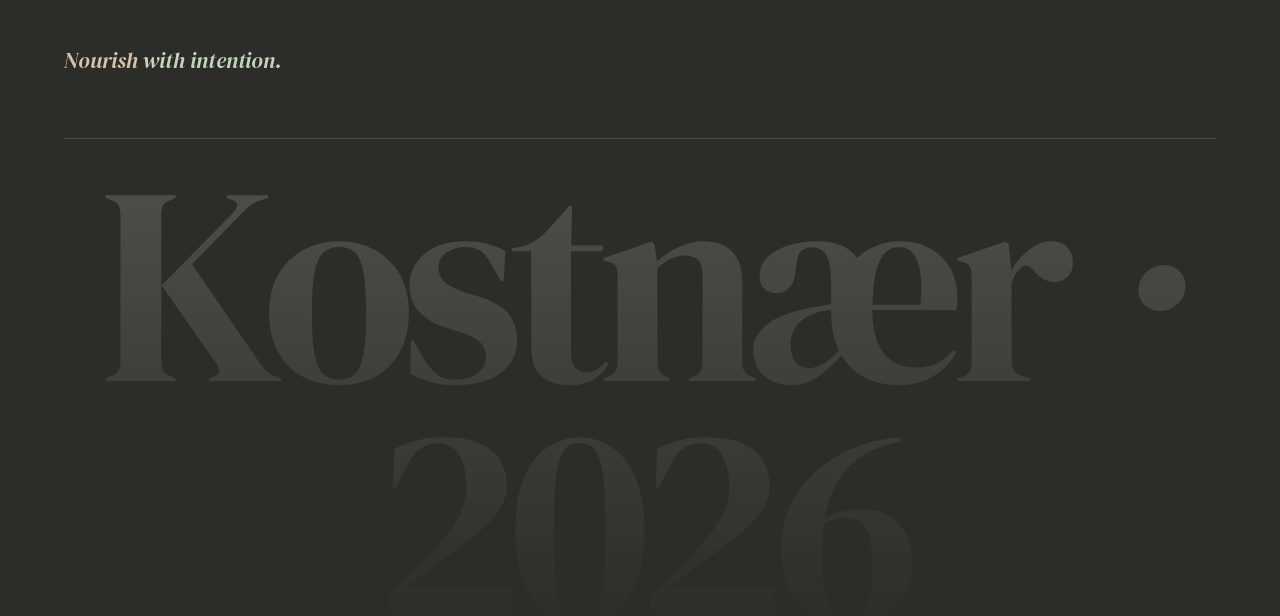
<file: 2_design_system/2_design_system.html>
﻿<!doctype html>
<html lang="en">
<head>
  <meta charset="UTF-8" />
  <meta name="viewport" content="width=device-width, initial-scale=1.0" />
  <title></title>
  <meta name="description" content="The Kostnær Design System — a calm, intentional, minimal wellness interface language for a Scandinavian nutrition app." />

  <link rel="preconnect" href="https://fonts.googleapis.com" />
  <link rel="preconnect" href="https://fonts.gstatic.com" crossorigin />
  <link href="https://fonts.googleapis.com/css2?family=DM+Serif+Display:ital@0;1&family=DM+Sans:wght@300;400;500&display=swap" rel="stylesheet" />

  <link rel="stylesheet" href="2_design_system.css" />
</head>
<body>

  <!-- ===================== HERO ===================== -->
  <header class="hero">
    <div class="hero__grain" aria-hidden="true"></div>
    <span class="shape shape--leaf" aria-hidden="true"></span>
    <span class="shape shape--ring" aria-hidden="true"></span>
    <span class="shape shape--blob" aria-hidden="true"></span>
    <span class="shape shape--seed" aria-hidden="true"></span>

    <nav class="topbar" aria-label="Primary">
      <a class="topbar__brand" href="../index.html">
        <span class="topbar__mark" aria-hidden="true">
          <svg viewBox="0 0 32 32" width="22" height="22" fill="none" stroke="currentColor" stroke-width="1.4" stroke-linecap="round" stroke-linejoin="round">
            <path d="M16 4c-5 6-5 12 0 18 5-6 5-12 0-18Z" />
            <path d="M16 22v6" />
          </svg>
        </span>
        <span class="topbar__name">Kostnær</span>
      </a>
      <ul class="topbar__nav">
        <li><a href="../index.html">Home</a></li>
        <li><a href="../1_branding/1_branding.html">Branding</a></li>
        <li><a href="./2_design_system.html" aria-current="page">System</a></li>
        <li><a href="../3_screens/3_screens.html">Screens</a></li>
      </ul>
      <span class="topbar__meta">Vol. 02 · Spring 2026</span>
    </nav>

    <div class="hero__inner">
      <div class="hero__copy">
        <p class="eyebrow">
          <span class="eyebrow__dot" aria-hidden="true"></span>
          Calories Calculator App Design System
        </p>
        <h1 class="hero__title">
          Kostnær<br />
          <em>Design</em> System
        </h1>
        <p class="hero__lede">
          A calm, intentional interface language built for mindful nutrition.
          Every component, color, and curve is shaped by the Scandinavian
          principle of <em>lagom</em> — just enough, never more — so the app
          feels like a quiet companion rather than a coach.
        </p>

        <div class="hero__actions">
          <a class="btn btn--primary" href="../index.html">
            <svg viewBox="0 0 24 24" width="16" height="16" fill="none" stroke="currentColor" stroke-width="1.6" stroke-linecap="round" stroke-linejoin="round" aria-hidden="true"><path d="M19 12H5"/><path d="M12 19l-7-7 7-7"/></svg>
            Back to Home
          </a>
          <a class="btn btn--secondary" href="../1_branding/1_branding.html">Branding</a>
          <a class="btn btn--ghost" href="../3_screens/3_screens.html">
            Key Screens
            <svg viewBox="0 0 24 24" width="16" height="16" fill="none" stroke="currentColor" stroke-width="1.6" stroke-linecap="round" stroke-linejoin="round" aria-hidden="true"><path d="M5 12h14"/><path d="M12 5l7 7-7 7"/></svg>
          </a>
        </div>
      </div>

      <aside class="hero__card" aria-label="System overview">
        <div class="hero__card-row">
          <span class="hero__card-key">System</span>
          <span class="hero__card-val">Kostnær / OS-02</span>
        </div>
        <div class="hero__card-row">
          <span class="hero__card-key">Discipline</span>
          <span class="hero__card-val">Mobile · Nutrition</span>
        </div>
        <div class="hero__card-row">
          <span class="hero__card-key">Mood</span>
          <span class="hero__card-val">Quiet · Organic · Warm</span>
        </div>
        <div class="hero__card-row">
          <span class="hero__card-key">Edition</span>
          <span class="hero__card-val">May 2026</span>
        </div>
        <div class="hero__card-foot">
          <span class="hero__card-swatch" style="--c:var(--cream)"></span>
          <span class="hero__card-swatch" style="--c:var(--sage)"></span>
          <span class="hero__card-swatch" style="--c:var(--birch)"></span>
          <span class="hero__card-swatch" style="--c:var(--stone)"></span>
          <span class="hero__card-swatch" style="--c:var(--mist)"></span>
        </div>
      </aside>
    </div>

    <div class="hero__ticker" aria-hidden="true">
      <div class="hero__ticker-track">
        <span>Nourish with intention</span><span>·</span>
        <span>Quiet confidence</span><span>·</span>
        <span>Organic minimalism</span><span>·</span>
        <span>Nordic wellness</span><span>·</span>
        <span>Lagom just enough</span><span>·</span>
        <span>Nourish with intention</span><span>·</span>
        <span>Quiet confidence</span><span>·</span>
        <span>Organic minimalism</span><span>·</span>
        <span>Nordic wellness</span><span>·</span>
        <span>Lagom just enough</span><span>·</span>
      </div>
    </div>
  </header>

  <!-- ===================== COLOR PALETTE ===================== -->
  <section class="section section--palette" id="palette">
    <header class="section__head">
      <span class="section__index">01</span>
      <div>
        <p class="section__kicker">The Palette</p>
        <h2 class="section__title">A landscape, <em>not a swatch.</em></h2>
        <p class="section__lede">
          Pulled from birch forests, sun-warmed stone, and the first light
          on linen. Cream and mist carry the canvas; sage holds intention;
          birch warms the hand; stone speaks only when it must.
        </p>
      </div>
    </header>

    <div class="palette">
      <article class="swatch swatch--hero" style="--c:var(--cream); --ink:var(--stone);">
        <div class="swatch__chip">
          <span class="swatch__num">01</span>
          <span class="swatch__role">Canvas · primary surface</span>
        </div>
        <div class="swatch__meta">
          <h3>Cream</h3>
          <p class="swatch__hex">#F5F0E8</p>
          <p class="swatch__use">The breath between elements. Default backgrounds, large containers, the morning light of the system.</p>
        </div>
      </article>

      <article class="swatch" style="--c:var(--sage); --ink:var(--white);">
        <div class="swatch__chip">
          <span class="swatch__num">02</span>
          <span class="swatch__role">Signature</span>
        </div>
        <div class="swatch__meta">
          <h3>Sage</h3>
          <p class="swatch__hex">#8FA882</p>
          <p class="swatch__use">Primary actions, brand voice, progress.</p>
        </div>
      </article>

      <article class="swatch" style="--c:var(--sage-light); --ink:var(--sage-dark);">
        <div class="swatch__chip">
          <span class="swatch__num">03</span>
          <span class="swatch__role">Whisper</span>
        </div>
        <div class="swatch__meta">
          <h3>Sage Light</h3>
          <p class="swatch__hex">#C5D4BF</p>
          <p class="swatch__use">Hover states, tags, subtle fills.</p>
        </div>
      </article>

      <article class="swatch" style="--c:var(--sage-dark); --ink:var(--cream);">
        <div class="swatch__chip">
          <span class="swatch__num">04</span>
          <span class="swatch__role">Anchor</span>
        </div>
        <div class="swatch__meta">
          <h3>Sage Dark</h3>
          <p class="swatch__hex">#4A6B3E</p>
          <p class="swatch__use">Emphasis, headings on light, focus.</p>
        </div>
      </article>

      <article class="swatch" style="--c:var(--birch); --ink:var(--stone);">
        <div class="swatch__chip">
          <span class="swatch__num">05</span>
          <span class="swatch__role">Warmth</span>
        </div>
        <div class="swatch__meta">
          <h3>Birch</h3>
          <p class="swatch__hex">#D4C5A9</p>
          <p class="swatch__use">Accents, illustration, soft moments.</p>
        </div>
      </article>

      <article class="swatch" style="--c:var(--birch-dark); --ink:var(--cream);">
        <div class="swatch__chip">
          <span class="swatch__num">06</span>
          <span class="swatch__role">Bark</span>
        </div>
        <div class="swatch__meta">
          <h3>Birch Dark</h3>
          <p class="swatch__hex">#A89270</p>
          <p class="swatch__use">Secondary text, decorative lines.</p>
        </div>
      </article>

      <article class="swatch" style="--c:var(--stone); --ink:var(--cream);">
        <div class="swatch__chip">
          <span class="swatch__num">07</span>
          <span class="swatch__role">Type</span>
        </div>
        <div class="swatch__meta">
          <h3>Stone</h3>
          <p class="swatch__hex">#2C2C28</p>
          <p class="swatch__use">Body text, icons, the system's voice.</p>
        </div>
      </article>

      <article class="swatch" style="--c:var(--mist); --ink:var(--sage-dark);">
        <div class="swatch__chip">
          <span class="swatch__num">08</span>
          <span class="swatch__role">Calm</span>
        </div>
        <div class="swatch__meta">
          <h3>Mist</h3>
          <p class="swatch__hex">#E8EDE6</p>
          <p class="swatch__use">Cards, dividers, second-layer surfaces.</p>
        </div>
      </article>

      <article class="swatch" style="--c:var(--frost); --ink:var(--sage-dark);">
        <div class="swatch__chip">
          <span class="swatch__num">09</span>
          <span class="swatch__role">Frost</span>
        </div>
        <div class="swatch__meta">
          <h3>Frost</h3>
          <p class="swatch__hex">#EEF2EE</p>
          <p class="swatch__use">Input fields, quiet panels.</p>
        </div>
      </article>

      <article class="swatch" style="--c:var(--white); --ink:var(--stone);">
        <div class="swatch__chip">
          <span class="swatch__num">10</span>
          <span class="swatch__role">Linen</span>
        </div>
        <div class="swatch__meta">
          <h3>White</h3>
          <p class="swatch__hex">#FAFAF7</p>
          <p class="swatch__use">Elevated surfaces, sheets, modals.</p>
        </div>
      </article>
    </div>
  </section>

  <!-- ===================== TYPOGRAPHY ===================== -->
  <section class="section section--type" id="typography">
    <header class="section__head section__head--center">
      <span class="section__index">02</span>
      <div>
        <p class="section__kicker">Typography</p>
        <h2 class="section__title">Set in <em>two voices.</em></h2>
        <p class="section__lede">
          DM Serif Display carries headlines like inked letterpress — slow,
          confident, generous in its italics. DM Sans answers in a quiet,
          rounded voice, breathing across three weights. Together they read
          the way the brand wants to be heard: poised, but never precious.
        </p>
      </div>
    </header>

    <div class="type">
      <article class="type__display">
        <div class="type__display-meta">
          <span class="tag">DM Serif Display · Regular · Italic</span>
          <span class="type__display-spec">Clamp 56–120px · 1.02 lh · -1.5% tracking</span>
        </div>
        <p class="type__display-sample">
          Eat <em>quietly,</em><br />nourish on purpose.
        </p>
      </article>

      <div class="type__grid">
        <article class="type__row">
          <div class="type__row-meta">
            <span class="type__name">Display 01</span>
            <span class="type__spec">DM Serif Display · 72/76 · -2%</span>
          </div>
          <p class="type__row-sample" style="font-family:'DM Serif Display',serif;font-size:clamp(40px,5vw,72px);line-height:1.05;">A morning <em>ritual.</em></p>
        </article>

        <article class="type__row">
          <div class="type__row-meta">
            <span class="type__name">Heading 01</span>
            <span class="type__spec">DM Serif Display · 44/52</span>
          </div>
          <p class="type__row-sample" style="font-family:'DM Serif Display',serif;font-size:clamp(32px,4vw,44px);line-height:1.18;">Slow food, served gently.</p>
        </article>

        <article class="type__row">
          <div class="type__row-meta">
            <span class="type__name">Heading 02</span>
            <span class="type__spec">DM Serif Display · 32/40</span>
          </div>
          <p class="type__row-sample" style="font-family:'DM Serif Display',serif;font-size:clamp(24px,3vw,32px);line-height:1.25;">Your week, in balance</p>
        </article>

        <article class="type__row">
          <div class="type__row-meta">
            <span class="type__name">Subhead</span>
            <span class="type__spec">DM Sans · 500 · 20/30</span>
          </div>
          <p class="type__row-sample" style="font-family:'DM Sans',sans-serif;font-weight:500;font-size:20px;line-height:1.5;">A handful of almonds at three, and the day softens.</p>
        </article>

        <article class="type__row">
          <div class="type__row-meta">
            <span class="type__name">Body</span>
            <span class="type__spec">DM Sans · 400 · 16/28</span>
          </div>
          <p class="type__row-sample" style="font-family:'DM Sans',sans-serif;font-weight:400;font-size:16px;line-height:1.75;">Kostnær listens before it speaks. It asks what your body is telling you today, then offers a small, considered next step — never a verdict, never a tally.</p>
        </article>

        <article class="type__row">
          <div class="type__row-meta">
            <span class="type__name">Body S</span>
            <span class="type__spec">DM Sans · 300 · 14/24</span>
          </div>
          <p class="type__row-sample" style="font-family:'DM Sans',sans-serif;font-weight:300;font-size:14px;line-height:1.7;color:var(--birch-dark)">Captions, helper text, second-thoughts. The voice that lives in margins.</p>
        </article>

        <article class="type__row">
          <div class="type__row-meta">
            <span class="type__name">Label · Caps</span>
            <span class="type__spec">DM Sans · 500 · 12 · +18% track</span>
          </div>
          <p class="type__row-sample" style="font-family:'DM Sans',sans-serif;font-weight:500;font-size:12px;letter-spacing:0.18em;text-transform:uppercase;color:var(--sage-dark)">Daily intake · Macro balance</p>
        </article>
      </div>
    </div>
  </section>

  <!-- ===================== BUTTONS ===================== -->
  <section class="section section--buttons" id="buttons">
    <header class="section__head">
      <span class="section__index">03</span>
      <div>
        <p class="section__kicker">Buttons & Actions</p>
        <h2 class="section__title">Quiet invitations <em>to act.</em></h2>
        <p class="section__lede">
          Buttons in Kostnær never raise their voice. Curves soften, shadows
          breathe, and hover states drift rather than snap.
        </p>
      </div>
    </header>

    <div class="buttons">
      <article class="button-card">
        <div class="button-card__stage">
          <button class="btn btn--primary" type="button">
            Log today's meal
            <svg viewBox="0 0 24 24" width="16" height="16" fill="none" stroke="currentColor" stroke-width="1.6" stroke-linecap="round" stroke-linejoin="round" aria-hidden="true"><path d="M5 12h14"/><path d="M12 5l7 7-7 7"/></svg>
          </button>
        </div>
        <dl class="button-card__meta">
          <dt>Primary</dt>
          <dd>Sage on cream · 14px label · 999px radius · soft shadow lift on hover.</dd>
        </dl>
      </article>

      <article class="button-card">
        <div class="button-card__stage">
          <button class="btn btn--secondary" type="button">Customize plan</button>
        </div>
        <dl class="button-card__meta">
          <dt>Secondary</dt>
          <dd>Outlined stone · subtle wash on hover · same rhythm, lower volume.</dd>
        </dl>
      </article>

      <article class="button-card">
        <div class="button-card__stage">
          <button class="btn btn--ghost" type="button">Skip for now</button>
        </div>
        <dl class="button-card__meta">
          <dt>Ghost</dt>
          <dd>Type-only · underline draws in on hover. Used for "not now" moments.</dd>
        </dl>
      </article>

      <article class="button-card">
        <div class="button-card__stage">
          <button class="btn btn--primary" type="button" disabled>Sync paused</button>
        </div>
        <dl class="button-card__meta">
          <dt>Disabled</dt>
          <dd>Mist surface · birch-dark label · no shadow, no motion. Reads as resting.</dd>
        </dl>
      </article>

      <article class="button-card button-card--wide">
        <div class="button-card__stage button-card__stage--row">
          <button class="btn btn--icon" type="button" aria-label="Add water">
            <svg viewBox="0 0 24 24" width="18" height="18" fill="none" stroke="currentColor" stroke-width="1.5" stroke-linecap="round" stroke-linejoin="round"><path d="M12 3c4 5 6 9 6 12a6 6 0 0 1-12 0c0-3 2-7 6-12Z"/></svg>
          </button>
          <button class="btn btn--icon" type="button" aria-label="Favorite">
            <svg viewBox="0 0 24 24" width="18" height="18" fill="none" stroke="currentColor" stroke-width="1.5" stroke-linecap="round" stroke-linejoin="round"><path d="M12 21s-7-4.5-9.5-9A5.5 5.5 0 0 1 12 6a5.5 5.5 0 0 1 9.5 6c-2.5 4.5-9.5 9-9.5 9Z"/></svg>
          </button>
          <button class="btn btn--icon" type="button" aria-label="Share">
            <svg viewBox="0 0 24 24" width="18" height="18" fill="none" stroke="currentColor" stroke-width="1.5" stroke-linecap="round" stroke-linejoin="round"><circle cx="6" cy="12" r="2.5"/><circle cx="18" cy="6" r="2.5"/><circle cx="18" cy="18" r="2.5"/><path d="M8 11l8-4"/><path d="M8 13l8 4"/></svg>
          </button>
          <button class="btn btn--icon" type="button" aria-label="Settings">
            <svg viewBox="0 0 24 24" width="18" height="18" fill="none" stroke="currentColor" stroke-width="1.5" stroke-linecap="round" stroke-linejoin="round"><circle cx="12" cy="12" r="3"/><path d="M19 12a7 7 0 0 0-.1-1.2l2-1.5-2-3.4-2.4.9a7 7 0 0 0-2-1.2L14 3h-4l-.5 2.6a7 7 0 0 0-2 1.2l-2.4-.9-2 3.4 2 1.5A7 7 0 0 0 5 12c0 .4 0 .8.1 1.2l-2 1.5 2 3.4 2.4-.9c.6.5 1.3.9 2 1.2L10 21h4l.5-2.6a7 7 0 0 0 2-1.2l2.4.9 2-3.4-2-1.5c.1-.4.1-.8.1-1.2Z"/></svg>
          </button>
        </div>
        <dl class="button-card__meta">
          <dt>Icon buttons</dt>
          <dd>44px target · 1px hairline · sage tint on hover. Live in toolbars and tab bars.</dd>
        </dl>
      </article>
    </div>
  </section>

  <!-- ===================== FORMS ===================== -->
  <section class="section section--forms" id="forms">
    <header class="section__head section__head--center">
      <span class="section__index">04</span>
      <div>
        <p class="section__kicker">Form Components</p>
        <h2 class="section__title">Inputs that <em>listen.</em></h2>
        <p class="section__lede">
          Fields rest on frost. Borders are hairline. Focus arrives as a
          ring, never a flash.
        </p>
      </div>
    </header>

    <div class="forms">
      <div class="forms__col">
        <article class="field-card">
          <p class="field-card__label">Search</p>
          <div class="field field--search">
            <svg viewBox="0 0 24 24" width="18" height="18" fill="none" stroke="currentColor" stroke-width="1.5" stroke-linecap="round" stroke-linejoin="round" aria-hidden="true"><circle cx="11" cy="11" r="7"/><path d="M21 21l-4.3-4.3"/></svg>
            <input type="text" placeholder="Search recipes, ingredients" />
            <kbd>Search</kbd>
          </div>
        </article>

        <article class="field-card">
          <p class="field-card__label">Text field</p>
          <div class="field">
            <label for="name">Your name</label>
            <input id="name" type="text" value="Marta Snitynska" />
          </div>
        </article>

        <article class="field-card">
          <p class="field-card__label">Dropdown</p>
          <div class="field field--select">
            <label for="goal">Daily goal</label>
            <div class="select">
              <span>Maintain 2,100 kcal</span>
              <svg viewBox="0 0 24 24" width="16" height="16" fill="none" stroke="currentColor" stroke-width="1.5" stroke-linecap="round" stroke-linejoin="round" aria-hidden="true"><path d="M6 9l6 6 6-6"/></svg>
            </div>
          </div>
        </article>

        <article class="field-card">
          <p class="field-card__label">Tags &amp; chips</p>
          <div class="chips">
            <span class="chip chip--active">Vegetarian</span>
            <span class="chip">Mediterranean</span>
            <span class="chip">Low-carb</span>
            <span class="chip">High-protein</span>
            <span class="chip chip--add">+ Add</span>
          </div>
        </article>
      </div>

      <div class="forms__col">
        <article class="field-card field-card--row">
          <div>
            <p class="field-card__label">Toggle</p>
            <p class="field-card__hint">Gentle reminders</p>
          </div>
          <button class="toggle is-on" role="switch" aria-checked="true" aria-label="Toggle reminders">
            <span class="toggle__thumb"></span>
          </button>
        </article>

        <article class="field-card field-card--row">
          <div>
            <p class="field-card__label">Checkbox</p>
            <p class="field-card__hint">Include weekends in plan</p>
          </div>
          <label class="checkbox">
            <input type="checkbox" checked aria-label="Include weekends in plan" />
            <span class="checkbox__box">
              <svg viewBox="0 0 16 16" width="12" height="12" fill="none" stroke="currentColor" stroke-width="2" stroke-linecap="round" stroke-linejoin="round" aria-hidden="true"><path d="M3 8.5l3.2 3L13 4"/></svg>
            </span>
          </label>
        </article>

        <article class="field-card">
          <p class="field-card__label">Progress ring</p>
          <div class="ring-row">
            <div class="ring">
              <svg viewBox="0 0 100 100" width="120" height="120" aria-hidden="true">
                <circle cx="50" cy="50" r="44" stroke="var(--mist)" stroke-width="8" fill="none" />
                <circle class="ring__bar" cx="50" cy="50" r="44" stroke="var(--sage)" stroke-width="8" fill="none" stroke-linecap="round" stroke-dasharray="276" stroke-dashoffset="83" transform="rotate(-90 50 50)" />
              </svg>
              <div class="ring__center">
                <span class="ring__value">70<small>%</small></span>
                <span class="ring__label">of goal</span>
              </div>
            </div>
            <ul class="ring-legend">
              <li><span class="dot" style="background:var(--sage)"></span> Consumed · 1,470 kcal</li>
              <li><span class="dot" style="background:var(--mist)"></span> Remaining · 630 kcal</li>
              <li><span class="dot" style="background:var(--birch)"></span> Burned · 320 kcal</li>
            </ul>
          </div>
        </article>

        <article class="field-card">
          <p class="field-card__label">Nutrition stat cards</p>
          <div class="stats">
            <div class="stat">
              <span class="stat__icon" aria-hidden="true">
                <svg viewBox="0 0 24 24" width="18" height="18" fill="none" stroke="currentColor" stroke-width="1.5" stroke-linecap="round" stroke-linejoin="round"><path d="M12 3c-3 3-3 7 0 10 3-3 3-7 0-10Z"/><path d="M12 13v8"/></svg>
              </span>
              <span class="stat__val">1,470<small>kcal</small></span>
              <span class="stat__lab">Calories</span>
            </div>
            <div class="stat">
              <span class="stat__icon" aria-hidden="true">
                <svg viewBox="0 0 24 24" width="18" height="18" fill="none" stroke="currentColor" stroke-width="1.5" stroke-linecap="round" stroke-linejoin="round"><circle cx="12" cy="12" r="8"/><path d="M8 12h8"/></svg>
              </span>
              <span class="stat__val">86<small>g</small></span>
              <span class="stat__lab">Protein</span>
            </div>
            <div class="stat">
              <span class="stat__icon" aria-hidden="true">
                <svg viewBox="0 0 24 24" width="18" height="18" fill="none" stroke="currentColor" stroke-width="1.5" stroke-linecap="round" stroke-linejoin="round"><path d="M4 18c0-6 4-10 8-10s8 4 8 10"/><path d="M4 18h16"/></svg>
              </span>
              <span class="stat__val">142<small>g</small></span>
              <span class="stat__lab">Carbs</span>
            </div>
            <div class="stat">
              <span class="stat__icon" aria-hidden="true">
                <svg viewBox="0 0 24 24" width="18" height="18" fill="none" stroke="currentColor" stroke-width="1.5" stroke-linecap="round" stroke-linejoin="round"><path d="M12 4c-4 4-4 10 0 16 4-6 4-12 0-16Z"/></svg>
              </span>
              <span class="stat__val">48<small>g</small></span>
              <span class="stat__lab">Fats</span>
            </div>
          </div>
        </article>
      </div>
    </div>
  </section>

  <!-- ===================== MOBILE UI ===================== -->
  <section class="section section--mobile" id="mobile">
    <header class="section__head">
      <span class="section__index">05</span>
      <div>
        <p class="section__kicker">Mobile Components</p>
        <h2 class="section__title">In the hand, <em>at the right moment.</em></h2>
        <p class="section__lede">
          A small library of editorial cards that compose into screens.
          Designed to read at a glance — most fit comfortably in the upper
          third of a phone, where the thumb rests.
        </p>
      </div>
    </header>

    <div class="mobile-grid">

      <!-- Calorie tracker -->
      <article class="m-card m-card--tracker">
        <header class="m-card__head">
          <div>
            <p class="m-card__kicker">Today</p>
            <h3 class="m-card__title">Daily intake</h3>
          </div>
          <span class="m-card__date">Tue · 19 May</span>
        </header>
        <div class="m-card__tracker">
          <div class="ring ring--lg">
            <svg viewBox="0 0 100 100" width="170" height="170" aria-hidden="true">
              <circle cx="50" cy="50" r="44" stroke="var(--mist)" stroke-width="6" fill="none" />
              <circle cx="50" cy="50" r="44" stroke="var(--sage)" stroke-width="6" fill="none" stroke-linecap="round" stroke-dasharray="276" stroke-dashoffset="83" transform="rotate(-90 50 50)" />
            </svg>
            <div class="ring__center">
              <span class="ring__value">1,470</span>
              <span class="ring__label">of 2,100 kcal</span>
            </div>
          </div>
          <ul class="m-card__macros">
            <li>
              <span class="m-card__macro-label">Protein</span>
              <span class="bar"><span class="bar__fill" style="--w:68%; --c:var(--sage-dark)"></span></span>
              <span class="m-card__macro-val">86g</span>
            </li>
            <li>
              <span class="m-card__macro-label">Carbs</span>
              <span class="bar"><span class="bar__fill" style="--w:54%; --c:var(--sage)"></span></span>
              <span class="m-card__macro-val">142g</span>
            </li>
            <li>
              <span class="m-card__macro-label">Fats</span>
              <span class="bar"><span class="bar__fill" style="--w:40%; --c:var(--birch-dark)"></span></span>
              <span class="m-card__macro-val">48g</span>
            </li>
          </ul>
        </div>
      </article>

      <!-- Recipe -->
      <article class="m-card m-card--recipe">
        <div class="m-card__image" aria-hidden="true">
          <span class="m-card__image-tag">Slow · 25 min</span>
          <svg class="m-card__plate" viewBox="0 0 200 200" width="180" height="180" fill="none" aria-hidden="true">
            <circle cx="100" cy="100" r="80" fill="var(--cream)" />
            <circle cx="100" cy="100" r="62" fill="var(--mist)" />
            <path d="M70 95c10-18 30-22 45-12s18 30 5 42-36 8-44-6-12-12-6-24z" fill="var(--sage-light)" />
            <path d="M88 84c8-4 18-2 22 6" stroke="var(--sage-dark)" stroke-width="1.5" stroke-linecap="round" fill="none" />
            <circle cx="118" cy="105" r="6" fill="var(--birch)" />
            <circle cx="92" cy="120" r="4" fill="var(--birch-dark)" />
            <path d="M40 60c14 4 14 14 0 18" stroke="var(--sage)" stroke-width="2" stroke-linecap="round" fill="none" />
          </svg>
        </div>
        <div class="m-card__body">
          <p class="m-card__kicker">For you</p>
          <h3 class="m-card__title">Roasted squash &amp; barley bowl</h3>
          <p class="m-card__desc">Warm grains, sage-brown butter, a slow squeeze of lemon.</p>
          <div class="m-card__foot">
            <span class="badge">412 kcal</span>
            <span class="badge badge--soft">High fibre</span>
            <button class="btn btn--small" type="button">Save</button>
          </div>
        </div>
      </article>

      <!-- Daily goal widget -->
      <article class="m-card m-card--goal">
        <p class="m-card__kicker">This week</p>
        <h3 class="m-card__title">Goals, gently</h3>
        <ul class="goals">
          <li>
            <span class="goal__name">Movement</span>
            <span class="bar bar--lg"><span class="bar__fill" style="--w:82%; --c:var(--sage)"></span></span>
            <span class="goal__val">5 / 6 days</span>
          </li>
          <li>
            <span class="goal__name">Water</span>
            <span class="bar bar--lg"><span class="bar__fill" style="--w:64%; --c:var(--sage-light)"></span></span>
            <span class="goal__val">1.6 / 2.5 L</span>
          </li>
          <li>
            <span class="goal__name">Mindful meals</span>
            <span class="bar bar--lg"><span class="bar__fill" style="--w:46%; --c:var(--birch-dark)"></span></span>
            <span class="goal__val">9 / 21</span>
          </li>
          <li>
            <span class="goal__name">Sleep</span>
            <span class="bar bar--lg"><span class="bar__fill" style="--w:90%; --c:var(--sage-dark)"></span></span>
            <span class="goal__val">7h 42m avg</span>
          </li>
        </ul>
      </article>

      <!-- Macro tracker -->
      <article class="m-card m-card--macro">
        <header class="m-card__head">
          <div>
            <p class="m-card__kicker">Macros</p>
            <h3 class="m-card__title">In balance</h3>
          </div>
          <span class="badge badge--ok">On track</span>
        </header>
        <div class="macro-bars">
          <div class="macro">
            <div class="macro__ring">
              <svg viewBox="0 0 64 64" width="64" height="64">
                <circle cx="32" cy="32" r="26" stroke="var(--mist)" stroke-width="6" fill="none"/>
                <circle cx="32" cy="32" r="26" stroke="var(--sage-dark)" stroke-width="6" fill="none" stroke-linecap="round" stroke-dasharray="163" stroke-dashoffset="52" transform="rotate(-90 32 32)"/>
              </svg>
              <span>68%</span>
            </div>
            <span class="macro__name">Protein</span>
            <span class="macro__val">86 / 125 g</span>
          </div>
          <div class="macro">
            <div class="macro__ring">
              <svg viewBox="0 0 64 64" width="64" height="64">
                <circle cx="32" cy="32" r="26" stroke="var(--mist)" stroke-width="6" fill="none"/>
                <circle cx="32" cy="32" r="26" stroke="var(--sage)" stroke-width="6" fill="none" stroke-linecap="round" stroke-dasharray="163" stroke-dashoffset="75" transform="rotate(-90 32 32)"/>
              </svg>
              <span>54%</span>
            </div>
            <span class="macro__name">Carbs</span>
            <span class="macro__val">142 / 260 g</span>
          </div>
          <div class="macro">
            <div class="macro__ring">
              <svg viewBox="0 0 64 64" width="64" height="64">
                <circle cx="32" cy="32" r="26" stroke="var(--mist)" stroke-width="6" fill="none"/>
                <circle cx="32" cy="32" r="26" stroke="var(--birch-dark)" stroke-width="6" fill="none" stroke-linecap="round" stroke-dasharray="163" stroke-dashoffset="98" transform="rotate(-90 32 32)"/>
              </svg>
              <span>40%</span>
            </div>
            <span class="macro__name">Fats</span>
            <span class="macro__val">48 / 70 g</span>
          </div>
        </div>
      </article>

      <!-- Onboarding card -->
      <article class="m-card m-card--onboarding">
        <span class="m-card__step">02 / 04</span>
        <h3 class="m-card__title m-card__title--serif">A pace that <em>suits you.</em></h3>
        <p class="m-card__desc">Tell us how you'd like to move through your goal. We'll never count for you — only with you.</p>
        <div class="onboarding-options">
          <button class="opt" type="button">
            <span class="opt__name">Slow &amp; steady</span>
            <span class="opt__hint">– 250 kcal / day</span>
          </button>
          <button class="opt is-selected" type="button">
            <span class="opt__name">Balanced</span>
            <span class="opt__hint">– 500 kcal / day</span>
          </button>
          <button class="opt" type="button">
            <span class="opt__name">Focused</span>
            <span class="opt__hint">– 750 kcal / day</span>
          </button>
        </div>
        <div class="onboarding-foot">
          <span class="dots" aria-hidden="true">
            <i></i><i class="is-active"></i><i></i><i></i>
          </span>
          <button class="btn btn--primary btn--small" type="button">Continue</button>
        </div>
      </article>

    </div>
  </section>

  <!-- ===================== ICONOGRAPHY ===================== -->
  <section class="section section--icons" id="icons">
    <header class="section__head section__head--center">
      <span class="section__index">06</span>
      <div>
        <p class="section__kicker">Iconography</p>
        <h2 class="section__title">A grammar of <em>small marks.</em></h2>
        <p class="section__lede">
          Soft, line-only icons drawn on a 24px grid. 1.5px stroke, rounded
          caps, generous interior space — never literal, always quiet.
        </p>
      </div>
    </header>

    <div class="icons">
      <figure class="icon-tile">
        <svg viewBox="0 0 24 24" width="28" height="28" fill="none" stroke="currentColor" stroke-width="1.5" stroke-linecap="round" stroke-linejoin="round"><path d="M12 3c-4 5-4 11 0 18 4-7 4-13 0-18Z"/><path d="M12 11c2-2 5-2 7-1"/></svg>
        <figcaption>Leaf</figcaption>
      </figure>
      <figure class="icon-tile">
        <svg viewBox="0 0 24 24" width="28" height="28" fill="none" stroke="currentColor" stroke-width="1.5" stroke-linecap="round" stroke-linejoin="round"><path d="M12 7c-3-3-8-1-8 4 0 7 8 10 8 10s8-3 8-10c0-5-5-7-8-4Z"/><path d="M12 5v2"/><path d="M14 4l-2 2"/></svg>
        <figcaption>Apple</figcaption>
      </figure>
      <figure class="icon-tile">
        <svg viewBox="0 0 24 24" width="28" height="28" fill="none" stroke="currentColor" stroke-width="1.5" stroke-linecap="round" stroke-linejoin="round"><path d="M12 3c4 5 6 9 6 12a6 6 0 0 1-12 0c0-3 2-7 6-12Z"/></svg>
        <figcaption>Water</figcaption>
      </figure>
      <figure class="icon-tile">
        <svg viewBox="0 0 24 24" width="28" height="28" fill="none" stroke="currentColor" stroke-width="1.5" stroke-linecap="round" stroke-linejoin="round"><path d="M4 11h16a8 8 0 0 1-16 0Z"/><path d="M3 11h18"/><path d="M9 7c0-2 2-2 2-4"/><path d="M13 7c0-2 2-2 2-4"/></svg>
        <figcaption>Bowl</figcaption>
      </figure>
      <figure class="icon-tile">
        <svg viewBox="0 0 24 24" width="28" height="28" fill="none" stroke="currentColor" stroke-width="1.5" stroke-linecap="round" stroke-linejoin="round"><path d="M12 3c2 4 5 6 5 11a5 5 0 0 1-10 0c0-3 2-4 3-6 1 2 2 3 2 5"/></svg>
        <figcaption>Flame</figcaption>
      </figure>
      <figure class="icon-tile">
        <svg viewBox="0 0 24 24" width="28" height="28" fill="none" stroke="currentColor" stroke-width="1.5" stroke-linecap="round" stroke-linejoin="round"><path d="M12 21s-7-4.5-9.5-9A5.5 5.5 0 0 1 12 6a5.5 5.5 0 0 1 9.5 6c-2.5 4.5-9.5 9-9.5 9Z"/></svg>
        <figcaption>Heart</figcaption>
      </figure>
      <figure class="icon-tile">
        <svg viewBox="0 0 24 24" width="28" height="28" fill="none" stroke="currentColor" stroke-width="1.5" stroke-linecap="round" stroke-linejoin="round"><path d="M12 3l1.8 4.5L18 9l-3.6 3 1.1 4.7L12 14.7 8.5 16.7 9.6 12 6 9l4.2-1.5L12 3Z"/></svg>
        <figcaption>Star</figcaption>
      </figure>
      <figure class="icon-tile">
        <svg viewBox="0 0 24 24" width="28" height="28" fill="none" stroke="currentColor" stroke-width="1.5" stroke-linecap="round" stroke-linejoin="round"><circle cx="12" cy="12" r="4"/><path d="M12 3v2"/><path d="M12 19v2"/><path d="M3 12h2"/><path d="M19 12h2"/><path d="M5.5 5.5l1.5 1.5"/><path d="M17 17l1.5 1.5"/><path d="M5.5 18.5L7 17"/><path d="M17 7l1.5-1.5"/></svg>
        <figcaption>Sun</figcaption>
      </figure>
      <figure class="icon-tile">
        <svg viewBox="0 0 24 24" width="28" height="28" fill="none" stroke="currentColor" stroke-width="1.5" stroke-linecap="round" stroke-linejoin="round"><path d="M12 21v-7"/><path d="M12 14c-4 0-6-3-6-7 4 0 6 3 6 7Z"/><path d="M12 14c4 0 6-3 6-7-4 0-6 3-6 7Z"/></svg>
        <figcaption>Sprout</figcaption>
      </figure>
      <figure class="icon-tile">
        <svg viewBox="0 0 24 24" width="28" height="28" fill="none" stroke="currentColor" stroke-width="1.5" stroke-linecap="round" stroke-linejoin="round"><rect x="4" y="6" width="16" height="12" rx="2"/><path d="M8 6V4h8v2"/><path d="M9 12h6"/></svg>
        <figcaption>Plan</figcaption>
      </figure>
      <figure class="icon-tile">
        <svg viewBox="0 0 24 24" width="28" height="28" fill="none" stroke="currentColor" stroke-width="1.5" stroke-linecap="round" stroke-linejoin="round"><circle cx="12" cy="12" r="9"/><path d="M12 7v5l3 2"/></svg>
        <figcaption>Timer</figcaption>
      </figure>
      <figure class="icon-tile">
        <svg viewBox="0 0 24 24" width="28" height="28" fill="none" stroke="currentColor" stroke-width="1.5" stroke-linecap="round" stroke-linejoin="round"><path d="M6 10c0-2 2-4 6-4s6 2 6 4-2 4-6 4-6-2-6-4Z"/><path d="M6 11v4c0 2 2 4 6 4s6-2 6-4v-4"/></svg>
        <figcaption>Mug</figcaption>
      </figure>
    </div>
  </section>

  <!-- ===================== SPACING / GRID ===================== -->
  <section class="section section--spacing" id="spacing">
    <header class="section__head">
      <span class="section__index">07</span>
      <div>
        <p class="section__kicker">Spacing &amp; Grid</p>
        <h2 class="section__title">Air, on a <em>4pt grid.</em></h2>
        <p class="section__lede">
          Everything in Kostnær aligns to a 4-point rhythm. Margins are
          generous; radii are gentle; shadows whisper. The system breathes.
        </p>
      </div>
    </header>

    <div class="specs">
      <article class="spec spec--scale">
        <h3 class="spec__title">Scale</h3>
        <ul class="scale">
          <li><span class="scale__bar" style="--w:4px"></span><span class="scale__name">04</span><span class="scale__val">4px</span></li>
          <li><span class="scale__bar" style="--w:8px"></span><span class="scale__name">08</span><span class="scale__val">8px</span></li>
          <li><span class="scale__bar" style="--w:12px"></span><span class="scale__name">12</span><span class="scale__val">12px</span></li>
          <li><span class="scale__bar" style="--w:16px"></span><span class="scale__name">16</span><span class="scale__val">16px</span></li>
          <li><span class="scale__bar" style="--w:24px"></span><span class="scale__name">24</span><span class="scale__val">24px</span></li>
          <li><span class="scale__bar" style="--w:32px"></span><span class="scale__name">32</span><span class="scale__val">32px</span></li>
          <li><span class="scale__bar" style="--w:48px"></span><span class="scale__name">48</span><span class="scale__val">48px</span></li>
          <li><span class="scale__bar" style="--w:64px"></span><span class="scale__name">64</span><span class="scale__val">64px</span></li>
          <li><span class="scale__bar" style="--w:96px"></span><span class="scale__name">96</span><span class="scale__val">96px</span></li>
          <li><span class="scale__bar" style="--w:128px"></span><span class="scale__name">128</span><span class="scale__val">128px</span></li>
        </ul>
      </article>

      <article class="spec spec--radii">
        <h3 class="spec__title">Radius</h3>
        <div class="radii">
          <div class="radius"><span class="radius__box" style="border-radius:4px"></span><span>4 · sharp</span></div>
          <div class="radius"><span class="radius__box" style="border-radius:12px"></span><span>12 · soft</span></div>
          <div class="radius"><span class="radius__box" style="border-radius:20px"></span><span>20 · card</span></div>
          <div class="radius"><span class="radius__box" style="border-radius:32px"></span><span>32 · sheet</span></div>
          <div class="radius"><span class="radius__box" style="border-radius:999px"></span><span>full · pill</span></div>
        </div>
      </article>

      <article class="spec spec--shadows">
        <h3 class="spec__title">Shadow</h3>
        <div class="shadows">
          <div class="shadow shadow--0"><span>Rest</span></div>
          <div class="shadow shadow--1"><span>Card</span></div>
          <div class="shadow shadow--2"><span>Lift</span></div>
          <div class="shadow shadow--3"><span>Sheet</span></div>
        </div>
      </article>

      <article class="spec spec--grid">
        <h3 class="spec__title">Grid</h3>
        <p class="spec__note">12 columns · 80px max gutter · 24px on mobile · 5% side margins.</p>
        <div class="grid-vis">
          <span></span><span></span><span></span><span></span><span></span><span></span>
          <span></span><span></span><span></span><span></span><span></span><span></span>
        </div>
      </article>
    </div>
  </section>

  <!-- ===================== MOTION ===================== -->
  <section class="section section--motion" id="motion">
    <header class="section__head section__head--center">
      <span class="section__index">08</span>
      <div>
        <p class="section__kicker">Motion Principles</p>
        <h2 class="section__title">Movement, as <em>breath.</em></h2>
        <p class="section__lede">
          Animation in Kostnær is exhale-paced. Things drift in; nothing
          snaps. The default curve is a slow, organic ease.
        </p>
      </div>
    </header>

    <div class="motion">
      <article class="motion__card">
        <div class="motion__demo motion__demo--fade"></div>
        <h3>Soft fades</h3>
        <p>400–600ms opacity transitions with a gentle translate. Used for surface entry, modals, page sections.</p>
        <span class="motion__spec">cubic-bezier(.22,.61,.36,1) · 500ms</span>
      </article>
      <article class="motion__card">
        <div class="motion__demo motion__demo--drift"></div>
        <h3>Organic drift</h3>
        <p>Decorative shapes breathe with a long, looping float — never repeating exactly, never hurried.</p>
        <span class="motion__spec">ease-in-out · 9–14s loop</span>
      </article>
      <article class="motion__card">
        <div class="motion__demo motion__demo--ring"></div>
        <h3>Ring fills</h3>
        <p>Progress arcs draw on entry, then settle. The eye reads completion without being celebrated at.</p>
        <span class="motion__spec">ease-out · 900ms</span>
      </article>
      <article class="motion__card">
        <div class="motion__demo motion__demo--hover"></div>
        <h3>Hover lifts</h3>
        <p>Cards and buttons lift 2–4px on hover, shadow softens upward. Pointer leaves; everything returns home.</p>
        <span class="motion__spec">ease-out · 220ms</span>
      </article>
    </div>
  </section>

  <!-- ===================== BRAND VOICE ===================== -->
  <section class="section section--voice" id="voice">
    <header class="section__head">
      <span class="section__index">09</span>
      <div>
        <p class="section__kicker">Brand Voice</p>
        <h2 class="section__title">How Kostnær <em>speaks.</em></h2>
        <p class="section__lede">
          Five qualities, held together. The voice is a friend who has read
          the science and decided not to lecture about it.
        </p>
      </div>
    </header>

    <div class="voice">
      <article class="voice__card">
        <span class="voice__num">i.</span>
        <h3>Calm</h3>
        <p>Speak in full breaths. No urgent verbs, no exclamation marks. Pauses are content.</p>
        <p class="voice__quote">"A small lunch today is enough."</p>
      </article>
      <article class="voice__card">
        <span class="voice__num">ii.</span>
        <h3>Intentional</h3>
        <p>Every word earns its place. We name the action and the reason; we never decorate.</p>
        <p class="voice__quote">"Add water — you're a glass behind yesterday."</p>
      </article>
      <article class="voice__card">
        <span class="voice__num">iii.</span>
        <h3>Warm</h3>
        <p>The voice of a kitchen, not a clinic. Soft nouns: bowl, morning, handful, season.</p>
        <p class="voice__quote">"Slow oats, a spoon of honey."</p>
      </article>
      <article class="voice__card">
        <span class="voice__num">iv.</span>
        <h3>Non-judgmental</h3>
        <p>No "should". No red. Missed days are reported as facts, not failures.</p>
        <p class="voice__quote">"Yesterday was lighter than your usual. Today, as you like."</p>
      </article>
      <article class="voice__card">
        <span class="voice__num">v.</span>
        <h3>Encouraging</h3>
        <p>Praise the rhythm, not the result. Streaks are described in seasons, not numbers.</p>
        <p class="voice__quote">"A quiet week of cooking at home — well done you."</p>
      </article>
    </div>
  </section>

  <!-- ===================== FOOTER ===================== -->
  <footer class="footer">
    <div class="footer__inner">
      <div class="footer__brand">
        <span class="footer__mark" aria-hidden="true">
          <svg viewBox="0 0 32 32" width="34" height="34" fill="none" stroke="currentColor" stroke-width="1.4" stroke-linecap="round" stroke-linejoin="round">
            <path d="M16 4c-5 6-5 12 0 18 5-6 5-12 0-18Z" />
            <path d="M16 22v6" />
          </svg>
        </span>
        <h2 class="footer__title">Kostnær</h2>
        <p class="footer__tagline"><em>Nourish</em> with intention.</p>
      </div>

      <nav class="footer__nav" aria-label="Footer">
        <ul>
          <li><a href="../index.html">Home</a></li>
          <li><a href="../1_branding/1_branding.html">Branding</a></li>
          <li><a href="./2_design_system.html">Design System</a></li>
          <li><a href="../3_screens/3_screens.html">Key Screens</a></li>
        </ul>
      </nav>

      <div class="footer__meta">
        <p>Designed by Marta Snitynska</p>
        <p>© 2026 Kostnær Studio · Made in soft light.</p>
      </div>
    </div>
    <div class="footer__rule" aria-hidden="true"></div>
    <p class="footer__big" aria-hidden="true">Kostnær <em>·</em> 2026</p>
  </footer>

</body>
</html>
</file>
<file: index.css>
/* =====================================================
   Kostnær · Home (JITO Test Task)
   Minimal Scandinavian Wellness
   ===================================================== */

:root {
  --cream: #F5F0E8;
  --sage: #8FA882;
  --sage-light: #C5D4BF;
  --sage-dark: #4A6B3E;
  --birch: #D4C5A9;
  --birch-dark: #A89270;
  --stone: #2C2C28;
  --mist: #E8EDE6;
  --white: #FAFAF7;
  --frost: #EEF2EE;

  --serif: "DM Serif Display", "Times New Roman", serif;
  --sans:  "DM Sans", -apple-system, BlinkMacSystemFont, "Helvetica Neue", sans-serif;

  --ease: cubic-bezier(.22,.61,.36,1);

  --sh-1: 0 8px 24px -12px rgba(44,44,40,.10), 0 2px 6px rgba(44,44,40,.04);
  --sh-2: 0 28px 60px -28px rgba(44,44,40,.18), 0 6px 18px rgba(44,44,40,.05);

  --pad-x: clamp(20px, 5vw, 88px);
}

/* Reset */
*, *::before, *::after { box-sizing: border-box; }
html { text-size-adjust: 100%; -webkit-text-size-adjust: 100%; }
body {
  margin: 0;
  font-family: var(--sans);
  font-weight: 400;
  color: var(--stone);
  background: var(--cream);
  line-height: 1.6;
  letter-spacing: -0.005em;
  -webkit-font-smoothing: antialiased;
  -moz-osx-font-smoothing: grayscale;
  min-height: 100vh;
  overflow-x: hidden;
}
a { color: inherit; text-decoration: none; }
em { font-style: italic; }
::selection { background: var(--sage-light); color: var(--sage-dark); }

/* Shared primary navigation */
.topbar {
  position: relative;
  z-index: 5;
  width: 100%;
  max-width: var(--maxw, 1280px);
  margin: 0 auto;
  display: grid;  grid-template-columns: 1fr auto 1fr;
  align-items: center;
  gap: 24px;
  padding: 16px 0 0;
}

.topbar__brand {
  display: inline-flex;
  align-items: center;
  gap: 12px;
  color: var(--stone);
  text-decoration: none;
}

.topbar__mark {
  width: 38px;
  height: 38px;
  display: inline-flex;
  align-items: center;
  justify-content: center;
  flex: 0 0 38px;
  background: var(--white);
  border-radius: 999px;
  color: var(--sage-dark);
  box-shadow: var(--sh-1, 0 8px 24px -12px rgba(44,44,40,.10), 0 2px 6px rgba(44,44,40,.04));
}

.topbar__name {
  font-family: var(--serif, "DM Serif Display", "Times New Roman", serif);
  font-size: 22px;
  line-height: 1;
  letter-spacing: 0;
}

.topbar__nav {
  display: inline-flex;
  align-items: center;
  justify-content: center;
  gap: 4px;
  justify-self: center;
  margin: 0;
  padding: 6px;
  list-style: none;
  background: rgba(250,250,247,.7);
  border: 1px solid rgba(44,44,40,.06);
  border-radius: 999px;
  box-shadow: var(--sh-0, 0 1px 2px rgba(44,44,40,.04));
  backdrop-filter: blur(14px);
  -webkit-backdrop-filter: blur(14px);
}

.topbar__nav a {
  display: block;
  padding: 10px 18px;
  border-radius: 999px;
  color: var(--stone);
  font-size: 13px;
  font-weight: 500;
  line-height: 1;
  letter-spacing: 0;
  text-decoration: none;
  white-space: nowrap;
  transition: background .3s var(--ease, ease), color .3s var(--ease, ease);
}

.topbar__nav a:hover {
  background: var(--mist);
}

.topbar__nav a[aria-current="page"] {
  background: var(--stone);
  color: var(--cream);
}

.topbar__meta {
  justify-self: end;
  color: var(--birch-dark);
  font-size: 11px;
  line-height: 1;
  letter-spacing: 0.22em;
  text-transform: uppercase;
  white-space: nowrap;
}

@media (max-width: 980px) {
  .topbar {
    grid-template-columns: auto 1fr;
    gap: 12px;
  }

  .topbar__nav {
    grid-column: 1 / -1;
    order: 3;
    justify-self: stretch;
    justify-content: center;
    overflow-x: auto;
  }

  .topbar__meta {
    display: none;
  }
}

@media (max-width: 520px) {
  .topbar__nav {
    justify-content: flex-start;
  }

  .topbar__nav a {
    padding-inline: 14px;
  }
}


/* =====================================================
   HERO (the whole page)
   ===================================================== */
.hero {
  position: relative;
  min-height: 100vh;
  padding: clamp(24px, 4vw, 48px) var(--pad-x);
  display: flex;
  flex-direction: column;
  background:
    radial-gradient(120% 80% at 90% -10%, rgba(212,197,169,.50), transparent 60%),
    radial-gradient(80% 60% at -10% 110%, rgba(197,212,191,.45), transparent 60%),
    linear-gradient(180deg, var(--cream), var(--white));
  overflow: hidden;
  isolation: isolate;
}

.hero__grain {
  position: absolute; inset: 0;
  pointer-events: none;
  opacity: .35;
  mix-blend-mode: multiply;
  background-image:
    radial-gradient(rgba(44,44,40,.045) 1px, transparent 1px),
    radial-gradient(rgba(44,44,40,.03) 1px, transparent 1px);
  background-size: 3px 3px, 7px 7px;
  background-position: 0 0, 1px 1px;
}

/* Decorative shapes */
.shape {
  position: absolute;
  pointer-events: none;
  z-index: 0;
}
.shape--leaf {
  width: 380px; height: 380px;
  right: -100px; top: 8%;
  background: var(--sage-light);
  border-radius: 70% 30% 60% 40% / 40% 60% 40% 60%;
  filter: blur(2px);
  opacity: .55;
  animation: float 14s ease-in-out infinite;
}
.shape--ring {
  width: 280px; height: 280px;
  left: -80px; bottom: 10%;
  border: 1px solid rgba(74,107,62,.18);
  border-radius: 50%;
  animation: float 18s ease-in-out infinite reverse;
}
.shape--ring::after {
  content: "";
  position: absolute; inset: 28px;
  border-radius: 50%;
  border: 1px dashed rgba(74,107,62,.14);
}
.shape--blob {
  width: 220px; height: 220px;
  right: 14%; bottom: 8%;
  background: var(--birch);
  border-radius: 60% 40% 50% 50% / 50% 60% 40% 50%;
  opacity: .30;
  filter: blur(10px);
  animation: float 22s ease-in-out infinite;
}

@keyframes float {
  0%, 100% { transform: translateY(0) rotate(0); }
  50%      { transform: translateY(-22px) rotate(2deg); }
}

/* =====================================================
   Top meta strip
   ===================================================== */
.topmeta {
  position: relative;
  z-index: 3;
  display: flex;
  justify-content: space-between;
  align-items: center;
  font-size: 11px;
  letter-spacing: .26em;
  text-transform: uppercase;
  color: var(--birch-dark);
}
.topmeta__left,
.topmeta__right { font-family: var(--sans); }

/* =====================================================
   Inner content
   ===================================================== */
.hero__inner {
  position: relative;
  z-index: 3;
  margin: auto;
  padding: clamp(48px, 8vw, 80px) 0;
  max-width: 880px;
  width: 100%;
  text-align: center;
  display: flex;
  flex-direction: column;
  align-items: center;
}

/* Eyebrow */
.eyebrow {
  display: inline-flex;
  align-items: center;
  gap: 10px;
  font-size: 12px;
  letter-spacing: .22em;
  text-transform: uppercase;
  color: var(--sage-dark);
  font-weight: 500;
  padding: 8px 16px;
  border: 1px solid rgba(74,107,62,.18);
  background: rgba(250,250,247,.55);
  backdrop-filter: blur(10px);
  -webkit-backdrop-filter: blur(10px);
  border-radius: 999px;
}
.eyebrow em {
  font-family: var(--serif);
  font-style: italic;
  text-transform: none;
  letter-spacing: 0;
  font-weight: 400;
  font-size: 14px;
  color: var(--stone);
  margin-left: 2px;
}
.eyebrow__dot {
  width: 6px; height: 6px;
  border-radius: 50%;
  background: var(--sage);
  box-shadow: 0 0 0 4px rgba(143,168,130,.18);
}

/* Title */
.hero__title {
  font-family: var(--serif);
  font-weight: 400;
  font-size: clamp(56px, 10vw, 132px);
  line-height: 0.98;
  letter-spacing: -0.025em;
  margin: 32px 0 28px;
  color: var(--stone);
}
.hero__title em {
  color: var(--sage-dark);
  font-style: italic;
  font-size: 0.6em;
  display: inline-block;
  margin-top: 12px;
  letter-spacing: -0.015em;
}
.hero__title .dot { color: var(--sage); }

.hero__lead {
  font-size: clamp(16px, 1.4vw, 18px);
  line-height: 1.7;
  color: rgba(44,44,40,.72);
  max-width: 520px;
  margin: 0 0 28px;
}

.tools-used {
  width: 100%;
  max-width: 620px;
  margin: 0 0 34px;
  padding: 18px 22px;
  background: rgba(250,250,247,.58);
  border: 1px solid rgba(74,107,62,.14);
  border-radius: 8px;
  box-shadow: var(--sh-1);
  backdrop-filter: blur(14px);
  -webkit-backdrop-filter: blur(14px);
}

.tools-used__title {
  margin: 0 0 12px;
  font-family: var(--serif);
  font-size: 22px;
  font-weight: 400;
  line-height: 1;
  letter-spacing: 0;
  color: var(--sage-dark);
}

.tools-used__list {
  display: flex;
  flex-wrap: wrap;
  justify-content: center;
  gap: 8px;
  margin: 0;
  padding: 0;
  list-style: none;
}

.tools-used__list li {
  padding: 7px 12px;
  border-radius: 999px;
  background: var(--mist);
  color: rgba(44,44,40,.74);
  font-size: 12px;
  font-weight: 500;
  line-height: 1;
  letter-spacing: .04em;
}

/* =====================================================
   Chapter links (3 buttons)
   ===================================================== */
.chapters {
  width: 100%;
  max-width: 720px;
  display: flex;
  flex-direction: column;
  gap: 14px;
  margin-bottom: 64px;
}
.chapter {
  position: relative;
  display: flex;
  align-items: center;
  gap: 24px;
  padding: 22px 28px;
  background: rgba(250,250,247,.7);
  backdrop-filter: blur(14px);
  -webkit-backdrop-filter: blur(14px);
  border: 1px solid rgba(44,44,40,.08);
  border-radius: 999px;
  box-shadow: var(--sh-1);
  transition: transform .4s var(--ease),
              background .4s var(--ease),
              border-color .4s var(--ease),
              box-shadow .4s var(--ease),
              color .4s var(--ease);
  text-align: left;
}
.chapter:hover {
  transform: translateY(-3px);
  background: var(--stone);
  color: var(--white);
  border-color: var(--stone);
  box-shadow: var(--sh-2);
}

.chapter__index {
  font-family: var(--serif);
  font-style: italic;
  font-size: 22px;
  color: var(--sage-dark);
  min-width: 36px;
  transition: color .4s var(--ease);
}
.chapter:hover .chapter__index { color: var(--sage-light); }

.chapter__title {
  flex: 1;
  font-family: var(--serif);
  font-size: clamp(22px, 2.4vw, 28px);
  letter-spacing: -0.01em;
  line-height: 1;
}

.chapter__arrow {
  width: 44px; height: 44px;
  border-radius: 50%;
  background: var(--mist);
  color: var(--sage-dark);
  display: grid; place-items: center;
  transition: background .4s var(--ease), color .4s var(--ease);
}
.chapter__arrow svg { transition: transform .4s var(--ease); }
.chapter:hover .chapter__arrow {
  background: var(--sage-light);
  color: var(--sage-dark);
}
.chapter:hover .chapter__arrow svg { transform: translateX(3px); }

/* =====================================================
   Sign-off (small about me line)
   ===================================================== */
.signoff {
  position: relative;
  z-index: 3;
  margin-top: auto;
  padding-top: 24px;
  display: flex;
  flex-direction: column;
  align-items: center;
  gap: 18px;
}
.signoff__rule {
  width: 40px;
  height: 1px;
  background: rgba(44,44,40,.2);
}
.signoff__text {
  margin: 0;
  font-size: 13px;
  letter-spacing: .04em;
  color: rgba(44,44,40,.6);
}
.signoff__text em {
  font-family: var(--serif);
  font-style: italic;
  color: var(--stone);
  font-size: 15px;
}

/* =====================================================
   Responsive
   ===================================================== */
@media (max-width: 720px) {
  .topmeta { font-size: 10px; }
  .hero__title { font-size: clamp(48px, 13vw, 80px); }
  .chapter { padding: 18px 22px; gap: 16px; }
  .chapter__title { font-size: 19px; }
  .chapter__arrow { width: 38px; height: 38px; }
  .eyebrow em { display: inline; }
}

@media (prefers-reduced-motion: reduce) {
  *, *::before, *::after {
    animation-duration: 0.01ms !important;
    animation-iteration-count: 1 !important;
    transition-duration: 0.01ms !important;
  }
}
</file>
<file: 1_branding/1_branding.css>
*, *::before, *::after { margin: 0; padding: 0; box-sizing: border-box; }
  
  :root {
    --cream: #F5F0E8;
    --sage: #8FA882;
    --sage-light: #C5D4BF;
    --sage-dark: #4A6B3E;
    --birch: #D4C5A9;
    --birch-dark: #A89270;
    --stone: #2C2C28;
    --mist: #E8EDE6;
    --white: #FAFAF7;
    --frost: #EEF2EE;
  }

  body {
    background: var(--cream);
    font-family: 'DM Sans', sans-serif;
    color: var(--stone);
    min-height: 100vh;
    overflow-x: hidden;
  }

  /* HEADER */
  .header {
    background: var(--white);
    padding: 48px 64px 40px;
    border-bottom: 1px solid var(--birch);
    display: grid;
    grid-template-columns: 1fr 1fr;
    gap: 64px;
    align-items: end;
  }

  .brand-label {
    font-size: 11px;
    letter-spacing: 0.18em;
    text-transform: uppercase;
    color: var(--sage-dark);
    font-weight: 400;
    margin-bottom: 20px;
  }

  .brand-name {
    font-family: 'DM Serif Display', serif;
    font-size: 72px;
    line-height: 1;
    color: var(--stone);
    margin-bottom: 8px;
  }

  .brand-name em {
    font-style: italic;
    color: var(--sage-dark);
  }

  .tagline {
    font-size: 13px;
    letter-spacing: 0.08em;
    color: var(--birch-dark);
    font-weight: 300;
    text-transform: uppercase;
  }

  .header-meta {
    padding-top: 8px;
  }

  .direction-badge {
    display: inline-block;
    background: var(--sage-light);
    color: var(--sage-dark);
    font-size: 10px;
    letter-spacing: 0.14em;
    text-transform: uppercase;
    padding: 6px 14px;
    border-radius: 2px;
    margin-bottom: 24px;
    font-weight: 500;
  }

  .header-desc {
    font-size: 15px;
    line-height: 1.8;
    color: #5a5a52;
    font-weight: 300;
    max-width: 360px;
  }

  /* MAIN GRID */
  .grid-container {
    display: grid;
    grid-template-columns: repeat(12, 1fr);
    grid-template-rows: auto;
    gap: 2px;
    background: var(--birch);
    padding: 2px;
  }

  /* PALETTE STRIP */
  .palette-strip {
    grid-column: 1 / -1;
    display: flex;
    height: 56px;
    background: none;
  }

  .swatch {
    flex: 1;
    position: relative;
    display: flex;
    align-items: flex-end;
    padding: 0 10px 8px;
  }

  .swatch-name {
    font-size: 9px;
    letter-spacing: 0.1em;
    text-transform: uppercase;
    font-weight: 400;
    opacity: 0.7;
  }

  /* TYPOGRAPHY PANEL */
  .typo-panel {
    grid-column: 1 / 7;
    background: var(--white);
    padding: 56px 56px 52px;
    min-height: 340px;
  }

  .section-label {
    font-size: 9px;
    letter-spacing: 0.2em;
    text-transform: uppercase;
    color: var(--sage-dark);
    margin-bottom: 32px;
    font-weight: 500;
  }

  .type-display {
    font-family: 'DM Serif Display', serif;
    font-size: 64px;
    line-height: 1.05;
    color: var(--stone);
    margin-bottom: 16px;
  }

  .type-display em {
    font-style: italic;
    color: var(--sage-dark);
  }

  .type-body {
    font-size: 14px;
    line-height: 1.85;
    color: #6a6a60;
    font-weight: 300;
    max-width: 340px;
    margin-bottom: 24px;
  }

  .type-specimen-row {
    display: flex;
    align-items: baseline;
    gap: 24px;
    padding-top: 20px;
    border-top: 1px solid var(--mist);
  }

  .type-spec {
    font-size: 11px;
    letter-spacing: 0.06em;
    color: var(--birch-dark);
    font-weight: 300;
  }

  /* MOOD VISUAL */
  .mood-visual {
    grid-column: 7 / 10;
    background: var(--sage-dark);
    display: flex;
    flex-direction: column;
    justify-content: flex-end;
    padding: 40px 36px;
    min-height: 340px;
    position: relative;
    overflow: hidden;
  }

  .mood-visual::before {
    content: '';
    position: absolute;
    top: 0; left: 0; right: 0; bottom: 0;
    background: radial-gradient(ellipse at 30% 20%, rgba(143,168,130,0.3) 0%, transparent 70%);
  }

  .mood-quote {
    font-family: 'DM Serif Display', serif;
    font-size: 28px;
    line-height: 1.3;
    color: var(--cream);
    margin-bottom: 16px;
    position: relative;
    z-index: 1;
  }

  .mood-quote em {
    font-style: italic;
    color: var(--sage-light);
  }

  .mood-source {
    font-size: 10px;
    letter-spacing: 0.14em;
    text-transform: uppercase;
    color: rgba(245,240,232,0.5);
    font-weight: 400;
    position: relative;
    z-index: 1;
  }

  /* TEXTURE / PATTERN */
  .pattern-panel {
    grid-column: 10 / 13;
    background: var(--frost);
    display: flex;
    align-items: center;
    justify-content: center;
    min-height: 340px;
    position: relative;
    overflow: hidden;
  }

  .nordic-pattern {
    opacity: 0.2;
  }

  .pattern-label {
    position: absolute;
    bottom: 24px;
    left: 24px;
    font-size: 9px;
    letter-spacing: 0.16em;
    text-transform: uppercase;
    color: var(--sage-dark);
    font-weight: 500;
  }

  /* UI SCREEN 1 — Calorie Calculator */
  .screen-panel {
    grid-column: 1 / 5;
    background: var(--cream);
    padding: 48px 44px;
  }

  .screen-label {
    font-size: 9px;
    letter-spacing: 0.18em;
    text-transform: uppercase;
    color: var(--birch-dark);
    margin-bottom: 28px;
    font-weight: 500;
  }

  .phone-frame {
    width: 200px;
    background: var(--white);
    border-radius: 24px;
    padding: 24px 20px 28px;
    border: 1px solid var(--birch);
    position: relative;
  }

  .phone-status {
    display: flex;
    justify-content: space-between;
    align-items: center;
    margin-bottom: 24px;
  }

  .phone-time {
    font-size: 11px;
    font-weight: 500;
    color: var(--stone);
  }

  .phone-icons {
    font-size: 10px;
    color: var(--stone);
    display: flex;
    gap: 4px;
  }

  .app-header {
    margin-bottom: 20px;
  }

  .app-greeting {
    font-size: 10px;
    color: var(--birch-dark);
    letter-spacing: 0.06em;
    margin-bottom: 3px;
    font-weight: 300;
  }

  .app-title-text {
    font-family: 'DM Serif Display', serif;
    font-size: 22px;
    color: var(--stone);
    line-height: 1.1;
  }

  .app-title-text em {
    font-style: italic;
    color: var(--sage-dark);
  }

  .calorie-ring {
    display: flex;
    justify-content: center;
    margin: 20px 0;
    position: relative;
  }

  .ring-inner {
    position: absolute;
    top: 50%;
    left: 50%;
    transform: translate(-50%, -50%);
    text-align: center;
  }

  .ring-number {
    font-family: 'DM Serif Display', serif;
    font-size: 20px;
    color: var(--stone);
    display: block;
    line-height: 1;
  }

  .ring-unit {
    font-size: 8px;
    letter-spacing: 0.1em;
    text-transform: uppercase;
    color: var(--birch-dark);
    font-weight: 300;
  }

  .macro-row {
    display: flex;
    gap: 6px;
    margin-bottom: 16px;
  }

  .macro-pill {
    flex: 1;
    background: var(--mist);
    border-radius: 8px;
    padding: 8px 6px;
    text-align: center;
  }

  .macro-label {
    font-size: 8px;
    letter-spacing: 0.08em;
    text-transform: uppercase;
    color: var(--birch-dark);
    font-weight: 400;
    display: block;
    margin-bottom: 2px;
  }

  .macro-val {
    font-size: 12px;
    font-weight: 500;
    color: var(--stone);
  }

  .search-bar {
    background: var(--frost);
    border: 1px solid var(--birch);
    border-radius: 10px;
    padding: 9px 12px;
    font-size: 10px;
    color: var(--birch-dark);
    font-family: 'DM Sans', sans-serif;
    width: 100%;
    display: flex;
    align-items: center;
    gap: 6px;
    margin-bottom: 12px;
  }

  .food-item {
    display: flex;
    align-items: center;
    justify-content: space-between;
    padding: 8px 0;
    border-bottom: 1px solid var(--mist);
  }

  .food-name {
    font-size: 11px;
    color: var(--stone);
    font-weight: 400;
  }

  .food-cals {
    font-size: 10px;
    color: var(--sage-dark);
    font-weight: 500;
  }

  /* SCREEN 2 — Recipe Finder */
  .screen-panel-2 {
    grid-column: 5 / 9;
    background: var(--mist);
    padding: 48px 44px;
  }

  .phone-frame-2 {
    width: 200px;
    background: var(--white);
    border-radius: 24px;
    padding: 24px 20px 28px;
    border: 1px solid var(--birch);
  }

  .recipe-card {
    background: var(--sage-dark);
    border-radius: 14px;
    padding: 20px 16px;
    margin-bottom: 12px;
    position: relative;
    overflow: hidden;
  }

  .recipe-card::after {
    content: '';
    position: absolute;
    top: -20px; right: -20px;
    width: 80px; height: 80px;
    border-radius: 50%;
    background: rgba(143,168,130,0.2);
  }

  .recipe-tag {
    display: inline-block;
    background: rgba(197,212,191,0.3);
    color: var(--sage-light);
    font-size: 8px;
    letter-spacing: 0.1em;
    text-transform: uppercase;
    padding: 3px 8px;
    border-radius: 3px;
    margin-bottom: 8px;
  }

  .recipe-name {
    font-family: 'DM Serif Display', serif;
    font-size: 17px;
    color: var(--cream);
    line-height: 1.2;
    margin-bottom: 8px;
  }

  .recipe-meta {
    display: flex;
    gap: 10px;
  }

  .recipe-meta-item {
    font-size: 8px;
    color: rgba(245,240,232,0.6);
    letter-spacing: 0.06em;
  }

  .recipe-small-list {
    display: flex;
    flex-direction: column;
    gap: 8px;
  }

  .recipe-small {
    display: flex;
    align-items: center;
    gap: 10px;
    padding: 8px;
    background: var(--frost);
    border-radius: 10px;
  }

  .recipe-dot {
    width: 28px;
    height: 28px;
    border-radius: 8px;
    background: var(--birch);
    flex-shrink: 0;
  }

  .recipe-info-text {
    font-size: 10px;
    color: var(--stone);
    font-weight: 400;
    line-height: 1.4;
  }

  .recipe-cals-small {
    font-size: 9px;
    color: var(--birch-dark);
    margin-left: auto;
    white-space: nowrap;
  }

  /* ICON SYSTEM */
  .icons-panel {
    grid-column: 9 / 13;
    background: var(--white);
    padding: 48px 44px;
  }

  .icon-grid {
    display: grid;
    grid-template-columns: repeat(4, 1fr);
    gap: 16px;
    margin-top: 24px;
  }

  .icon-item {
    display: flex;
    flex-direction: column;
    align-items: center;
    gap: 8px;
  }

  .icon-box {
    width: 44px;
    height: 44px;
    border-radius: 12px;
    border: 1px solid var(--birch);
    display: flex;
    align-items: center;
    justify-content: center;
  }

  .icon-label {
    font-size: 9px;
    color: var(--birch-dark);
    text-align: center;
    letter-spacing: 0.04em;
    font-weight: 300;
  }

  /* KEYWORDS */
  .keywords-panel {
    grid-column: 1 / -1;
    background: var(--sage-dark);
    padding: 32px 64px;
    display: flex;
    align-items: center;
    gap: 48px;
    overflow: hidden;
  }

  .keyword {
    font-family: 'DM Serif Display', serif;
    font-size: 28px;
    color: rgba(245,240,232,0.15);
    letter-spacing: 0.04em;
    white-space: nowrap;
  }

  .keyword.active {
    color: var(--cream);
    opacity: 1;
  }

  .keyword-dot {
    width: 4px;
    height: 4px;
    border-radius: 50%;
    background: var(--sage-light);
    flex-shrink: 0;
  }

  /* COMPONENT SHOWCASE */
  .components-panel {
    grid-column: 1 / 7;
    background: var(--white);
    padding: 52px 56px;
  }

  .component-row {
    display: flex;
    gap: 12px;
    margin-bottom: 24px;
    align-items: center;
    flex-wrap: wrap;
  }

  .btn-primary {
    background: var(--sage-dark);
    color: var(--cream);
    border: none;
    padding: 12px 24px;
    border-radius: 6px;
    font-size: 13px;
    font-family: 'DM Sans', sans-serif;
    letter-spacing: 0.04em;
    cursor: default;
    font-weight: 400;
  }

  .btn-secondary {
    background: transparent;
    color: var(--sage-dark);
    border: 1px solid var(--sage-dark);
    padding: 12px 24px;
    border-radius: 6px;
    font-size: 13px;
    font-family: 'DM Sans', sans-serif;
    letter-spacing: 0.04em;
    cursor: default;
    font-weight: 400;
  }

  .btn-ghost {
    background: transparent;
    color: var(--birch-dark);
    border: 1px solid var(--birch);
    padding: 12px 24px;
    border-radius: 6px;
    font-size: 13px;
    font-family: 'DM Sans', sans-serif;
    letter-spacing: 0.04em;
    cursor: default;
    font-weight: 400;
  }

  .input-demo {
    border: 1px solid var(--birch);
    background: var(--white);
    padding: 12px 16px;
    border-radius: 6px;
    font-size: 13px;
    color: var(--stone);
    font-family: 'DM Sans', sans-serif;
    outline: none;
    width: 220px;
  }

  .tag-row {
    display: flex;
    gap: 8px;
    flex-wrap: wrap;
  }

  .tag {
    padding: 5px 12px;
    border-radius: 4px;
    font-size: 11px;
    letter-spacing: 0.05em;
    font-weight: 400;
  }

  .tag-sage { background: var(--sage-light); color: var(--sage-dark); }
  .tag-birch { background: var(--birch); color: var(--birch-dark); }
  .tag-stone { background: var(--stone); color: var(--cream); }
  .tag-outline { background: transparent; border: 1px solid var(--birch); color: var(--stone); }

  /* MOTION PRINCIPLES */
  .motion-panel {
    grid-column: 7 / 13;
    background: var(--frost);
    padding: 52px 56px;
  }

  .motion-item {
    display: flex;
    gap: 20px;
    margin-bottom: 28px;
    align-items: flex-start;
  }

  .motion-num {
    font-family: 'DM Serif Display', serif;
    font-size: 36px;
    color: var(--birch);
    line-height: 1;
    flex-shrink: 0;
    width: 40px;
  }

  .motion-info {
    padding-top: 6px;
  }

  .motion-title {
    font-size: 13px;
    font-weight: 500;
    color: var(--stone);
    margin-bottom: 4px;
    letter-spacing: 0.04em;
  }

  .motion-desc {
    font-size: 12px;
    color: #7a7a70;
    font-weight: 300;
    line-height: 1.6;
  }

  /* FOOTER */
  .footer-strip {
    grid-column: 1 / -1;
    background: var(--stone);
    padding: 28px 64px;
    display: flex;
    justify-content: space-between;
    align-items: center;
  }

  .footer-name {
    font-family: 'DM Serif Display', serif;
    font-size: 24px;
    color: var(--cream);
  }

  .footer-name em {
    font-style: italic;
    color: var(--sage-light);
  }

  .footer-tagline {
    font-size: 11px;
    letter-spacing: 0.14em;
    text-transform: uppercase;
    color: rgba(245,240,232,0.4);
    font-weight: 300;
  }

  .footer-direction {
    font-size: 10px;
    letter-spacing: 0.16em;
    text-transform: uppercase;
    color: var(--sage-light);
    font-weight: 400;
  }
/* Extracted inline styles */
.swatch-white { background: #FAFAF7; }
.swatch-cream { background: #F5F0E8; }
.swatch-mist { background: #E8EDE6; }
.swatch-sage-light { background: #C5D4BF; }
.swatch-sage { background: #8FA882; }
.swatch-sage-dark { background: #4A6B3E; }
.swatch-birch { background: #D4C5A9; }
.swatch-birch-dark { background: #A89270; }
.swatch-stone-light { background: #5a5a52; }
.swatch-stone { background: #2C2C28; }
.swatch-ink { background: #1a1a16; }
.swatch-frost { background: #EEF2EE; }

.swatch-name-muted { color: #8c8c7a; }
.swatch-name-sage-dark { color: #4A6B3E; }
.swatch-name-white { color: #FAFAF7; }
.swatch-name-sage-light { color: #C5D4BF; }
.swatch-name-birch-text { color: #6a5a40; }
.swatch-name-birch { color: #D4C5A9; }
.swatch-name-sage { color: #8FA882; }

.type-sample-serif { font-family: 'DM Serif Display', serif; font-size: 18px; color: #2C2C28; margin-bottom: 4px; }
.type-sample-sans-light { font-family: 'DM Sans', sans-serif; font-size: 14px; font-weight: 300; color: #2C2C28; margin-bottom: 4px; }
.type-sample-sans-caps { font-family: 'DM Sans', sans-serif; font-size: 14px; font-weight: 500; color: #2C2C28; letter-spacing: 0.12em; text-transform: uppercase; margin-bottom: 4px; }
.type-divider { width: 1px; background: var(--birch); align-self: stretch; }

.recipe-dot-sage-light { background: #C5D4BF; }
.recipe-dot-birch { background: #D4C5A9; }
.recipe-dot-sage { background: #8FA882; }
.recipe-meta-small { font-size: 9px; color: #A89270; }

.spacing-scale-panel { margin-top: 28px; padding-top: 20px; border-top: 1px solid var(--mist); }
.spacing-label { margin-bottom: 12px; }
.spacing-scale-row { display: flex; align-items: flex-end; gap: 8px; }
.spacing-block { background: var(--sage-dark); }
.spacing-block-4 { width: 4px; height: 4px; }
.spacing-block-8 { width: 8px; height: 8px; }
.spacing-block-12 { width: 12px; height: 12px; }
.spacing-block-16 { width: 16px; height: 16px; }
.spacing-block-24 { width: 24px; height: 24px; }
.spacing-block-32 { width: 32px; height: 32px; }
.spacing-block-48 { width: 48px; height: 48px; }
.spacing-scale-text { font-size: 9px; color: var(--birch-dark); letter-spacing: 0.08em; padding-bottom: 2px; }

.component-subtitle { margin-bottom: 16px; font-size: 11px; color: var(--birch-dark); letter-spacing: 0.06em; font-weight: 300; text-transform: uppercase; }
.component-subtitle-spaced { margin-top: 8px; }
.stats-panel { margin-top: 24px; padding-top: 20px; border-top: 1px solid var(--mist); }
.stats-row { display: flex; gap: 16px; }
.stat-card { flex: 1; background: var(--mist); border-radius: 8px; padding: 16px; }
.stat-label { font-size: 9px; letter-spacing: 0.12em; text-transform: uppercase; color: var(--birch-dark); margin-bottom: 6px; }
.stat-value { font-family: 'DM Serif Display', serif; font-size: 24px; color: var(--stone); }
.stat-value-sage { color: var(--sage-dark); }
.stat-unit { font-size: 13px; font-weight: 300; font-family: 'DM Sans', sans-serif; color: var(--birch-dark); }

.brand-voice-panel { margin-top: 32px; padding-top: 24px; border-top: 1px solid var(--birch); }
.brand-voice-title { font-size: 9px; letter-spacing: 0.16em; text-transform: uppercase; color: var(--sage-dark); font-weight: 500; margin-bottom: 16px; }
.brand-voice-list { display: flex; flex-direction: column; gap: 10px; }
.brand-voice-item { display: flex; gap: 12px; align-items: flex-start; }
.brand-voice-dot { width: 3px; height: 3px; border-radius: 50%; background: var(--sage-dark); margin-top: 6px; flex-shrink: 0; }
.brand-voice-text { font-size: 12px; color: #5a5a52; font-weight: 300; line-height: 1.6; }

/* Shared navigation hero */
:root {
  --serif: "DM Serif Display", "Times New Roman", serif;
  --sans: "DM Sans", -apple-system, BlinkMacSystemFont, "Helvetica Neue", sans-serif;
  --ease: cubic-bezier(.22,.61,.36,1);
  --sh-0: 0 1px 2px rgba(44,44,40,.04);
  --sh-1: 0 8px 24px -12px rgba(44,44,40,.10), 0 2px 6px rgba(44,44,40,.04);
  --maxw: 1280px;
  --pad-x: clamp(20px, 5vw, 88px);
}

ul { list-style: none; }
a { color: inherit; text-decoration: none; }

.hero {
  position: relative;
  background:
    radial-gradient(120% 80% at 80% 0%, rgba(143,168,130,.18), transparent 60%),
    radial-gradient(80% 60% at 10% 100%, rgba(212,197,169,.25), transparent 60%),
    linear-gradient(180deg, var(--cream) 0%, var(--white) 100%);
  padding: 32px var(--pad-x) 40px;
  overflow: hidden;
  isolation: isolate;
}

.hero__grain {
  position: absolute;
  inset: 0;
  background-image:
    radial-gradient(rgba(44,44,40,.05) 1px, transparent 1px),
    radial-gradient(rgba(44,44,40,.03) 1px, transparent 1px);
  background-size: 3px 3px, 7px 7px;
  background-position: 0 0, 1px 2px;
  mix-blend-mode: multiply;
  opacity: .55;
  pointer-events: none;
  z-index: 0;
}

.shape {
  position: absolute;
  pointer-events: none;
  z-index: 0;
  filter: blur(.5px);
}

.shape--leaf {
  top: -120px;
  right: -120px;
  width: 320px;
  height: 320px;
  background: radial-gradient(circle at 30% 30%, var(--sage-light) 0%, transparent 65%);
  border-radius: 70% 30% 60% 40% / 50% 60% 40% 50%;
  opacity: .65;
}

.shape--ring {
  bottom: -180px;
  left: -120px;
  width: 320px;
  height: 320px;
  border: 1px solid rgba(74,107,62,.22);
  border-radius: 50%;
}

.shape--ring::before {
  content: "";
  position: absolute;
  inset: 30px;
  border: 1px dashed rgba(168,146,112,.4);
  border-radius: 50%;
}

.shape--blob {
  top: 35%;
  left: 48%;
  width: 180px;
  height: 180px;
  background: radial-gradient(circle at 30% 30%, var(--birch) 0%, transparent 70%);
  border-radius: 50%;
  opacity: .25;
}

.shape--seed {
  top: 28%;
  left: 38%;
  width: 14px;
  height: 14px;
  background: var(--sage-dark);
  border-radius: 50%;
  opacity: .35;
}

.topbar {
  position: relative;
  z-index: 5;
  max-width: var(--maxw);
  margin: 0 auto;
  display: grid;
  grid-template-columns: 1fr auto 1fr;
  align-items: center;
  gap: 24px;
  padding: 16px 0 0;
}

.topbar__brand {
  display: inline-flex;
  align-items: center;
  gap: 12px;
  color: var(--stone);
}

.topbar__mark {
  width: 38px;
  height: 38px;
  display: inline-flex;
  align-items: center;
  justify-content: center;
  background: var(--white);
  border-radius: 999px;
  color: var(--sage-dark);
  box-shadow: var(--sh-1);
}

.topbar__name {
  font-family: var(--serif);
  font-size: 22px;
}

.topbar__nav {
  display: inline-flex;
  gap: 4px;
  padding: 6px;
  background: rgba(250,250,247,.7);
  border: 1px solid rgba(44,44,40,.06);
  backdrop-filter: blur(14px);
  -webkit-backdrop-filter: blur(14px);
  border-radius: 999px;
  box-shadow: var(--sh-0);
  justify-self: center;
}

.topbar__nav a {
  display: block;
  padding: 10px 18px;
  border-radius: 999px;
  font-size: 13px;
  font-weight: 500;
  color: var(--stone);
  transition: background .3s var(--ease), color .3s var(--ease);
}

.topbar__nav a:hover { background: var(--mist); }

.topbar__nav a[aria-current="page"] {
  background: var(--stone);
  color: var(--cream);
}

.topbar__meta {
  justify-self: end;
  font-size: 11px;
  letter-spacing: 0.22em;
  text-transform: uppercase;
  color: var(--birch-dark);
}

@media (max-width: 980px) {
  .topbar {
    grid-template-columns: auto 1fr;
    gap: 12px;
  }

  .topbar__nav {
    grid-column: 1 / -1;
    order: 3;
    justify-self: stretch;
    justify-content: center;
    overflow-x: auto;
  }

  .topbar__meta { display: none; }
}
</file>
<file: 2_design_system/2_design_system.css>
/* =====================================================
   Kostnær · Design System Stylesheet
   v 2.4 — Editorial / Scandinavian Wellness
   ===================================================== */

:root {
  /* Brand colors */
  --cream: #F5F0E8;
  --sage: #8FA882;
  --sage-light: #C5D4BF;
  --sage-dark: #4A6B3E;
  --birch: #D4C5A9;
  --birch-dark: #A89270;
  --stone: #2C2C28;
  --mist: #E8EDE6;
  --white: #FAFAF7;
  --frost: #EEF2EE;

  /* Type */
  --serif: "DM Serif Display", "Times New Roman", serif;
  --sans:  "DM Sans", -apple-system, BlinkMacSystemFont, "Helvetica Neue", sans-serif;

  /* Motion */
  --ease: cubic-bezier(.22,.61,.36,1);
  --ease-out: cubic-bezier(.16,1,.3,1);

  /* Shadow */
  --sh-0: 0 1px 2px rgba(44,44,40,.04);
  --sh-1: 0 8px 24px -12px rgba(44,44,40,.10), 0 2px 6px rgba(44,44,40,.04);
  --sh-2: 0 28px 60px -28px rgba(44,44,40,.18), 0 6px 18px rgba(44,44,40,.05);
  --sh-3: 0 48px 120px -40px rgba(44,44,40,.25), 0 12px 32px rgba(44,44,40,.06);
  --sh-inner: inset 0 0 0 1px rgba(44,44,40,.06);

  /* Layout */
  --maxw: 1280px;
  --pad-x: clamp(20px, 5vw, 88px);
}

/* =====================================================
   Reset + base
   ===================================================== */
*, *::before, *::after { box-sizing: border-box; }
html { -webkit-text-size-adjust: 100%; text-size-adjust: 100%; scroll-behavior: smooth; }
body {
  margin: 0;
  font-family: var(--sans);
  font-weight: 400;
  color: var(--stone);
  background: var(--cream);
  line-height: 1.6;
  letter-spacing: -0.005em;
  -webkit-font-smoothing: antialiased;
  -moz-osx-font-smoothing: grayscale;
  overflow-x: hidden;
}
img, svg { display: block; max-width: 100%; }
button { font: inherit; cursor: pointer; border: 0; background: none; color: inherit; }
input, select, textarea { font: inherit; color: inherit; }
ul { list-style: none; padding: 0; margin: 0; }
a { color: inherit; text-decoration: none; }
em { font-style: italic; }

::selection { background: var(--sage-light); color: var(--sage-dark); }

/* =====================================================
   Section primitives
   ===================================================== */
.section {
  padding: clamp(72px, 10vw, 140px) var(--pad-x);
  position: relative;
}
.section + .section { padding-top: clamp(48px, 8vw, 120px); }

.section--type      { background: var(--white); }
.section--buttons   { background: var(--mist); }
.section--forms     { background: var(--cream); }
.section--mobile    { background: var(--white); }
.section--icons     { background: var(--frost); }
.section--spacing   { background: var(--cream); }
.section--motion    { background: var(--white); }
.section--voice     { background: var(--mist); }

.section__head {
  max-width: var(--maxw);
  margin: 0 auto clamp(48px, 6vw, 88px);
  display: grid;
  grid-template-columns: 80px 1fr;
  gap: clamp(24px, 4vw, 56px);
  align-items: start;
}
.section__head--center {
  grid-template-columns: 1fr;
  max-width: 820px;
  text-align: center;
}
.section__head--center .section__index {
  margin: 0 auto 8px;
}

.section__index {
  font-family: var(--serif);
  font-style: italic;
  font-size: 28px;
  color: var(--sage-dark);
  padding-top: 6px;
  border-top: 1px solid var(--sage-dark);
  display: inline-block;
  letter-spacing: 0.02em;
  width: max-content;
}

.section__kicker {
  font-family: var(--sans);
  font-weight: 500;
  font-size: 12px;
  letter-spacing: 0.22em;
  text-transform: uppercase;
  color: var(--sage-dark);
  margin: 0 0 16px;
}

.section__title {
  font-family: var(--serif);
  font-weight: 400;
  font-size: clamp(36px, 5vw, 64px);
  line-height: 1.06;
  letter-spacing: -0.02em;
  margin: 0 0 20px;
  color: var(--stone);
}
.section__title em {
  color: var(--sage-dark);
  font-style: italic;
}

.section__lede {
  font-size: clamp(15px, 1.2vw, 17px);
  line-height: 1.75;
  color: var(--stone);
  opacity: .82;
  max-width: 56ch;
  margin: 0;
}
.section__head--center .section__lede { margin: 0 auto; }

/* =====================================================
   Buttons (global)
   ===================================================== */
.btn {
  display: inline-flex;
  align-items: center;
  gap: 10px;
  padding: 14px 24px;
  border-radius: 999px;
  font-family: var(--sans);
  font-weight: 500;
  font-size: 14px;
  letter-spacing: 0.02em;
  text-decoration: none;
  position: relative;
  transition: transform .35s var(--ease), box-shadow .35s var(--ease),
              background .3s var(--ease), color .3s var(--ease),
              border-color .3s var(--ease);
  white-space: nowrap;
  cursor: pointer;
}
.btn svg { transition: transform .4s var(--ease); }

.btn--primary {
  background: var(--sage-dark);
  color: var(--white);
  box-shadow: 0 10px 30px -14px rgba(74,107,62,.55), inset 0 0 0 1px rgba(255,255,255,.06);
}
.btn--primary:hover {
  transform: translateY(-2px);
  background: var(--stone);
  box-shadow: 0 18px 38px -16px rgba(44,44,40,.4);
}
.btn--primary:hover svg { transform: translateX(3px); }
.btn--primary:disabled,
.btn--primary[disabled] {
  background: var(--mist);
  color: var(--birch-dark);
  box-shadow: none;
  cursor: not-allowed;
  transform: none;
}

.btn--secondary {
  background: transparent;
  color: var(--stone);
  border: 1px solid rgba(44,44,40,.18);
}
.btn--secondary:hover {
  background: var(--cream);
  border-color: var(--sage-dark);
  color: var(--sage-dark);
  transform: translateY(-2px);
}

.btn--ghost {
  background: transparent;
  color: var(--stone);
  padding: 14px 18px;
}
.btn--ghost::after {
  content: "";
  position: absolute;
  left: 18px; right: 18px; bottom: 10px;
  height: 1px;
  background: currentColor;
  opacity: 0;
  transform: scaleX(.4);
  transform-origin: left;
  transition: opacity .3s var(--ease), transform .4s var(--ease);
}
.btn--ghost:hover {
  color: var(--sage-dark);
}
.btn--ghost:hover::after { opacity: .5; transform: scaleX(1); }
.btn--ghost:hover svg { transform: translateX(3px); }

.btn--small {
  padding: 10px 18px;
  font-size: 13px;
}

.btn--icon {
  width: 44px; height: 44px;
  padding: 0;
  display: inline-flex;
  align-items: center;
  justify-content: center;
  background: var(--white);
  color: var(--stone);
  border: 1px solid rgba(44,44,40,.08);
  border-radius: 999px;
  box-shadow: var(--sh-0);
}
.btn--icon:hover {
  background: var(--sage-light);
  color: var(--sage-dark);
  transform: translateY(-2px);
  border-color: transparent;
  box-shadow: var(--sh-1);
}

/* =====================================================
   Hero
   ===================================================== */
.hero {
  position: relative;
  background:
    radial-gradient(120% 80% at 80% 0%, rgba(143,168,130,.18), transparent 60%),
    radial-gradient(80% 60% at 10% 100%, rgba(212,197,169,.25), transparent 60%),
    linear-gradient(180deg, var(--cream) 0%, var(--white) 100%);
  padding: 32px var(--pad-x) clamp(80px, 9vw, 140px);
  overflow: hidden;
  isolation: isolate;
}

.hero__grain {
  position: absolute; inset: 0;
  background-image:
    radial-gradient(rgba(44,44,40,.05) 1px, transparent 1px),
    radial-gradient(rgba(44,44,40,.03) 1px, transparent 1px);
  background-size: 3px 3px, 7px 7px;
  background-position: 0 0, 1px 2px;
  mix-blend-mode: multiply;
  opacity: .55;
  pointer-events: none;
  z-index: 0;
}

.shape {
  position: absolute;
  pointer-events: none;
  z-index: 0;
  filter: blur(.5px);
}
.shape--leaf {
  top: 12%; right: -8%;
  width: 380px; height: 380px;
  background: radial-gradient(circle at 30% 30%, var(--sage-light) 0%, transparent 65%);
  border-radius: 70% 30% 60% 40% / 50% 60% 40% 50%;
  opacity: .65;
  animation: drift 14s ease-in-out infinite alternate;
}
.shape--ring {
  bottom: -120px; left: -80px;
  width: 360px; height: 360px;
  border: 1px solid rgba(74,107,62,.22);
  border-radius: 50%;
  animation: spin 60s linear infinite;
}
.shape--ring::before {
  content: "";
  position: absolute; inset: 30px;
  border: 1px dashed rgba(168,146,112,.4);
  border-radius: 50%;
}
.shape--blob {
  top: 60%; left: 48%;
  width: 220px; height: 220px;
  background: radial-gradient(circle at 30% 30%, var(--birch) 0%, transparent 70%);
  border-radius: 50%;
  opacity: .35;
  animation: drift 11s ease-in-out -3s infinite alternate;
}
.shape--seed {
  top: 28%; left: 38%;
  width: 14px; height: 14px;
  background: var(--sage-dark);
  border-radius: 50%;
  opacity: .35;
}

/* Topbar */
.topbar {
  position: relative;
  z-index: 5;
  max-width: var(--maxw);
  margin: 0 auto;
  display: grid;
  grid-template-columns: 1fr auto 1fr;
  align-items: center;
  gap: 24px;
  padding: 16px 0 0;
}
.topbar__brand {
  display: inline-flex;
  align-items: center;
  gap: 12px;
  color: var(--stone);
}
.topbar__mark {
  width: 38px; height: 38px;
  display: inline-flex;
  align-items: center;
  justify-content: center;
  background: var(--white);
  border-radius: 999px;
  color: var(--sage-dark);
  box-shadow: var(--sh-1);
}
.topbar__name {
  font-family: var(--serif);
  font-size: 22px;
  letter-spacing: -0.01em;
}
.topbar__nav {
  display: inline-flex;
  gap: 4px;
  padding: 6px;
  background: rgba(250,250,247,.7);
  border: 1px solid rgba(44,44,40,.06);
  backdrop-filter: blur(14px);
  -webkit-backdrop-filter: blur(14px);
  border-radius: 999px;
  box-shadow: var(--sh-0);
  justify-self: center;
}
.topbar__nav a {
  padding: 10px 18px;
  border-radius: 999px;
  font-size: 13px;
  font-weight: 500;
  color: var(--stone);
  letter-spacing: 0.01em;
  transition: background .3s var(--ease), color .3s var(--ease);
}
.topbar__nav a:hover { background: var(--mist); }
.topbar__nav a[aria-current="page"] {
  background: var(--stone);
  color: var(--cream);
}
.topbar__meta {
  justify-self: end;
  font-size: 11px;
  letter-spacing: 0.22em;
  text-transform: uppercase;
  color: var(--birch-dark);
}

/* Hero content */
.hero__inner {
  position: relative;
  z-index: 2;
  max-width: var(--maxw);
  margin: clamp(60px, 9vw, 140px) auto 0;
  display: grid;
  grid-template-columns: 1.4fr 1fr;
  gap: clamp(40px, 6vw, 96px);
  align-items: end;
}
.hero__copy { max-width: 820px; }

.eyebrow {
  display: inline-flex;
  align-items: center;
  gap: 10px;
  font-size: 12px;
  font-weight: 500;
  letter-spacing: 0.22em;
  text-transform: uppercase;
  color: var(--sage-dark);
  margin: 0 0 28px;
  padding: 8px 18px 8px 14px;
  background: rgba(143,168,130,.14);
  border: 1px solid rgba(74,107,62,.18);
  border-radius: 999px;
}
.eyebrow__dot {
  width: 8px; height: 8px;
  background: var(--sage-dark);
  border-radius: 50%;
  box-shadow: 0 0 0 4px rgba(74,107,62,.18);
}

.hero__title {
  font-family: var(--serif);
  font-weight: 400;
  font-size: clamp(56px, 9vw, 132px);
  line-height: 0.98;
  letter-spacing: -0.035em;
  margin: 0 0 32px;
  color: var(--stone);
}
.hero__title em {
  color: var(--sage-dark);
  font-style: italic;
  position: relative;
}
.hero__title em::after {
  content: "";
  position: absolute;
  left: 4%; right: 4%; bottom: 8%;
  height: 12px;
  background: var(--sage-light);
  opacity: .55;
  z-index: -1;
  border-radius: 50%;
  filter: blur(2px);
}

.hero__lede {
  max-width: 60ch;
  font-size: clamp(16px, 1.2vw, 19px);
  line-height: 1.7;
  color: var(--stone);
  opacity: .85;
  margin: 0 0 40px;
}

.hero__actions {
  display: flex;
  flex-wrap: wrap;
  gap: 12px;
  align-items: center;
}

/* Hero info card */
.hero__card {
  position: relative;
  background: rgba(250,250,247,.6);
  backdrop-filter: blur(20px);
  -webkit-backdrop-filter: blur(20px);
  border: 1px solid rgba(44,44,40,.06);
  border-radius: 28px;
  padding: 28px;
  box-shadow: var(--sh-2);
  display: grid;
  gap: 4px;
}
.hero__card-row {
  display: flex;
  justify-content: space-between;
  align-items: baseline;
  padding: 12px 0;
  border-bottom: 1px dashed rgba(44,44,40,.1);
  font-size: 13px;
}
.hero__card-row:last-of-type { border-bottom: 0; }
.hero__card-key {
  font-size: 11px;
  letter-spacing: 0.22em;
  text-transform: uppercase;
  color: var(--birch-dark);
}
.hero__card-val {
  font-family: var(--serif);
  font-size: 17px;
  color: var(--stone);
}
.hero__card-foot {
  display: flex;
  gap: 6px;
  margin-top: 14px;
  padding-top: 16px;
  border-top: 1px solid rgba(44,44,40,.08);
}
.hero__card-swatch {
  flex: 1;
  height: 28px;
  background: var(--c);
  border-radius: 8px;
  box-shadow: var(--sh-inner);
}

/* Ticker */
.hero__ticker {
  position: relative;
  margin: clamp(80px, 10vw, 120px) calc(var(--pad-x) * -1) -32px;
  border-top: 1px solid rgba(44,44,40,.1);
  border-bottom: 1px solid rgba(44,44,40,.1);
  overflow: hidden;
  background: rgba(255,255,255,.35);
}
.hero__ticker-track {
  display: inline-flex;
  gap: 36px;
  padding: 22px 0;
  white-space: nowrap;
  animation: ticker 38s linear infinite;
  font-family: var(--serif);
  font-style: italic;
  font-size: clamp(22px, 2.4vw, 36px);
  color: var(--sage-dark);
  letter-spacing: -0.01em;
}
.hero__ticker-track span:nth-child(even) {
  font-style: normal;
  color: var(--birch-dark);
}

/* =====================================================
   Color Palette
   ===================================================== */
.palette {
  max-width: var(--maxw);
  margin: 0 auto;
  display: grid;
  grid-template-columns: repeat(6, 1fr);
  grid-auto-rows: minmax(180px, auto);
  gap: 14px;
}
.swatch {
  background: var(--c);
  color: var(--ink);
  border-radius: 24px;
  padding: 24px;
  display: flex;
  flex-direction: column;
  justify-content: space-between;
  min-height: 240px;
  grid-column: span 2;
  position: relative;
  overflow: hidden;
  box-shadow: var(--sh-inner);
  transition: transform .5s var(--ease), box-shadow .5s var(--ease);
}
.swatch:hover {
  transform: translateY(-4px);
  box-shadow: var(--sh-2), var(--sh-inner);
}
.swatch--hero {
  grid-column: span 6;
  min-height: 280px;
  border-radius: 32px;
  padding: 40px;
  background:
    radial-gradient(60% 60% at 80% 20%, rgba(143,168,130,.16), transparent 60%),
    radial-gradient(70% 60% at 10% 80%, rgba(212,197,169,.30), transparent 60%),
    var(--cream);
}
.swatch--hero .swatch__meta h3 {
  font-size: clamp(48px, 6vw, 88px);
}

.swatch__chip {
  display: flex;
  justify-content: space-between;
  align-items: baseline;
  font-size: 11px;
  letter-spacing: 0.22em;
  text-transform: uppercase;
  opacity: .75;
}
.swatch__num {
  font-family: var(--serif);
  font-style: italic;
  font-size: 18px;
  letter-spacing: 0;
}
.swatch__meta h3 {
  font-family: var(--serif);
  font-weight: 400;
  font-size: clamp(28px, 3vw, 40px);
  line-height: 1.05;
  margin: 0 0 4px;
  letter-spacing: -0.02em;
}
.swatch__hex {
  font-family: var(--sans);
  font-size: 13px;
  letter-spacing: 0.1em;
  opacity: .75;
  margin: 0 0 10px;
}
.swatch__use {
  font-size: 13px;
  line-height: 1.55;
  margin: 0;
  max-width: 30ch;
  opacity: .85;
}

/* =====================================================
   Typography
   ===================================================== */
.type {
  max-width: var(--maxw);
  margin: 0 auto;
  display: grid;
  gap: 32px;
}

.type__display {
  background: var(--cream);
  border-radius: 32px;
  padding: clamp(48px, 6vw, 88px);
  position: relative;
  overflow: hidden;
}
.type__display::before {
  content: "Aa";
  position: absolute;
  top: -40px; right: -20px;
  font-family: var(--serif);
  font-style: italic;
  font-size: 360px;
  line-height: 1;
  color: var(--mist);
  z-index: 0;
}
.type__display-meta {
  position: relative;
  z-index: 1;
  display: flex;
  justify-content: space-between;
  align-items: center;
  gap: 16px;
  margin-bottom: 36px;
  font-size: 11px;
  letter-spacing: 0.18em;
  text-transform: uppercase;
  color: var(--birch-dark);
  flex-wrap: wrap;
}
.type__display-sample {
  position: relative;
  z-index: 1;
  font-family: var(--serif);
  font-size: clamp(54px, 9vw, 128px);
  line-height: 1.02;
  letter-spacing: -0.03em;
  color: var(--stone);
  margin: 0;
}
.type__display-sample em {
  color: var(--sage-dark);
  font-style: italic;
}

.tag {
  display: inline-block;
  padding: 6px 12px;
  background: var(--white);
  border: 1px solid rgba(44,44,40,.1);
  border-radius: 999px;
  font-size: 11px;
  letter-spacing: 0.18em;
  text-transform: uppercase;
  color: var(--sage-dark);
}

.type__grid {
  display: grid;
  gap: 0;
  background: var(--cream);
  border-radius: 32px;
  overflow: hidden;
  border: 1px solid rgba(44,44,40,.06);
}
.type__row {
  display: grid;
  grid-template-columns: 240px 1fr;
  gap: 32px;
  padding: 28px clamp(28px, 4vw, 56px);
  align-items: center;
  border-bottom: 1px solid rgba(44,44,40,.06);
}
.type__row:last-child { border-bottom: 0; }
.type__row:hover { background: var(--mist); }
.type__row-meta {
  display: flex;
  flex-direction: column;
  gap: 4px;
}
.type__name {
  font-family: var(--serif);
  font-style: italic;
  font-size: 18px;
  color: var(--sage-dark);
}
.type__spec {
  font-size: 11px;
  letter-spacing: 0.18em;
  text-transform: uppercase;
  color: var(--birch-dark);
}
.type__row-sample {
  margin: 0;
  color: var(--stone);
}
.type__row-sample em {
  color: var(--sage-dark);
}

/* =====================================================
   Buttons section
   ===================================================== */
.buttons {
  max-width: var(--maxw);
  margin: 0 auto;
  display: grid;
  grid-template-columns: repeat(4, 1fr);
  gap: 18px;
}
.button-card {
  background: var(--white);
  border-radius: 24px;
  padding: 32px;
  display: flex;
  flex-direction: column;
  gap: 24px;
  border: 1px solid rgba(44,44,40,.06);
  transition: transform .4s var(--ease), box-shadow .4s var(--ease);
}
.button-card:hover {
  transform: translateY(-3px);
  box-shadow: var(--sh-1);
}
.button-card--wide {
  grid-column: span 4;
}
.button-card__stage {
  flex: 1;
  display: flex;
  align-items: center;
  justify-content: center;
  min-height: 120px;
  background: var(--cream);
  border-radius: 18px;
}
.button-card__stage--row {
  gap: 14px;
  flex-wrap: wrap;
  padding: 24px;
}
.button-card__meta {
  margin: 0;
}
.button-card__meta dt {
  font-family: var(--serif);
  font-size: 20px;
  color: var(--stone);
  margin-bottom: 6px;
}
.button-card__meta dd {
  margin: 0;
  font-size: 13px;
  line-height: 1.6;
  color: var(--stone);
  opacity: .7;
}

/* =====================================================
   Forms
   ===================================================== */
.forms {
  max-width: var(--maxw);
  margin: 0 auto;
  display: grid;
  grid-template-columns: 1fr 1fr;
  gap: 18px;
}
.forms__col { display: grid; gap: 18px; }

.field-card {
  background: var(--white);
  border: 1px solid rgba(44,44,40,.06);
  border-radius: 24px;
  padding: 28px;
}
.field-card--row {
  display: flex;
  align-items: center;
  justify-content: space-between;
  gap: 24px;
}
.field-card__label {
  font-size: 11px;
  letter-spacing: 0.22em;
  text-transform: uppercase;
  color: var(--sage-dark);
  margin: 0 0 16px;
}
.field-card--row .field-card__label { margin: 0 0 4px; }
.field-card__hint {
  font-size: 14px;
  margin: 0;
  color: var(--stone);
}

/* Input field */
.field {
  display: flex;
  flex-direction: column;
  gap: 8px;
}
.field label {
  font-size: 11px;
  letter-spacing: 0.18em;
  text-transform: uppercase;
  color: var(--birch-dark);
}
.field input,
.select {
  display: flex;
  align-items: center;
  gap: 10px;
  padding: 16px 20px;
  background: var(--frost);
  border: 1px solid transparent;
  border-radius: 16px;
  font-size: 15px;
  color: var(--stone);
  transition: border-color .3s var(--ease), background .3s var(--ease), box-shadow .3s var(--ease);
}
.field input { width: 100%; outline: none; }
.field input::placeholder { color: var(--birch-dark); }
.field input:focus,
.select:hover {
  border-color: var(--sage);
  background: var(--white);
  box-shadow: 0 0 0 4px rgba(143,168,130,.18);
}

.field--search { position: relative; }
.field--search input { padding-left: 48px; padding-right: 64px; }
.field--search > svg {
  position: absolute;
  left: 18px;
  top: 50%;
  transform: translateY(-50%);
  color: var(--birch-dark);
}
.field--search kbd {
  position: absolute;
  right: 14px;
  top: 50%;
  transform: translateY(-50%);
  padding: 4px 10px;
  background: var(--white);
  border: 1px solid rgba(44,44,40,.08);
  border-radius: 8px;
  font-family: var(--sans);
  font-size: 11px;
  letter-spacing: 0.06em;
  color: var(--birch-dark);
}

.select {
  justify-content: space-between;
  cursor: pointer;
}
.select svg { color: var(--birch-dark); }

/* Chips */
.chips {
  display: flex;
  flex-wrap: wrap;
  gap: 8px;
}
.chip {
  padding: 8px 16px;
  background: var(--frost);
  border: 1px solid rgba(44,44,40,.06);
  border-radius: 999px;
  font-size: 13px;
  color: var(--stone);
  cursor: pointer;
  transition: all .3s var(--ease);
}
.chip:hover { background: var(--sage-light); color: var(--sage-dark); }
.chip--active {
  background: var(--sage-dark);
  color: var(--cream);
  border-color: var(--sage-dark);
}
.chip--add {
  background: transparent;
  border-style: dashed;
  color: var(--birch-dark);
}

/* Toggle */
.toggle {
  width: 56px;
  height: 32px;
  background: var(--mist);
  border-radius: 999px;
  position: relative;
  transition: background .3s var(--ease);
  flex-shrink: 0;
}
.toggle__thumb {
  position: absolute;
  top: 3px; left: 3px;
  width: 26px; height: 26px;
  background: var(--white);
  border-radius: 50%;
  box-shadow: var(--sh-1);
  transition: transform .35s var(--ease);
}
.toggle.is-on { background: var(--sage); }
.toggle.is-on .toggle__thumb { transform: translateX(24px); }

/* Checkbox */
.checkbox { position: relative; cursor: pointer; }
.checkbox input { position: absolute; opacity: 0; inset: 0; cursor: pointer; }
.checkbox__box {
  width: 28px; height: 28px;
  display: inline-flex;
  align-items: center;
  justify-content: center;
  border-radius: 8px;
  background: var(--frost);
  border: 1px solid rgba(44,44,40,.12);
  color: var(--cream);
  transition: background .3s var(--ease), border-color .3s var(--ease);
}
.checkbox__box svg { opacity: 0; transform: scale(.6); transition: opacity .3s var(--ease), transform .3s var(--ease); }
.checkbox input:checked + .checkbox__box {
  background: var(--sage-dark);
  border-color: var(--sage-dark);
}
.checkbox input:checked + .checkbox__box svg { opacity: 1; transform: scale(1); }

/* Ring */
.ring-row {
  display: flex;
  align-items: center;
  gap: 28px;
  flex-wrap: wrap;
}
.ring {
  position: relative;
  width: 120px;
  height: 120px;
}
.ring__bar { transition: stroke-dashoffset 1.1s var(--ease-out); }
.ring__center {
  position: absolute;
  inset: 0;
  display: flex;
  flex-direction: column;
  align-items: center;
  justify-content: center;
  text-align: center;
}
.ring__value {
  font-family: var(--serif);
  font-size: 30px;
  color: var(--stone);
  line-height: 1;
}
.ring__value small {
  font-size: 14px;
  margin-left: 2px;
  color: var(--birch-dark);
}
.ring__label {
  font-size: 11px;
  letter-spacing: 0.18em;
  text-transform: uppercase;
  color: var(--birch-dark);
  margin-top: 4px;
}
.ring-legend {
  display: grid;
  gap: 8px;
  font-size: 13px;
  color: var(--stone);
}
.ring-legend li { display: flex; align-items: center; gap: 10px; }
.dot {
  width: 10px; height: 10px; border-radius: 50%;
  display: inline-block;
}

/* Stats */
.stats {
  display: grid;
  grid-template-columns: repeat(4, 1fr);
  gap: 10px;
}
.stat {
  background: var(--cream);
  padding: 18px 14px;
  border-radius: 16px;
  display: flex;
  flex-direction: column;
  gap: 6px;
  transition: transform .35s var(--ease);
}
.stat:hover { transform: translateY(-3px); }
.stat__icon {
  width: 34px; height: 34px;
  border-radius: 10px;
  background: var(--white);
  display: inline-flex;
  align-items: center;
  justify-content: center;
  color: var(--sage-dark);
  margin-bottom: 4px;
}
.stat__val {
  font-family: var(--serif);
  font-size: 24px;
  color: var(--stone);
  line-height: 1;
}
.stat__val small {
  font-family: var(--sans);
  font-size: 11px;
  letter-spacing: 0.12em;
  margin-left: 4px;
  color: var(--birch-dark);
}
.stat__lab {
  font-size: 11px;
  letter-spacing: 0.18em;
  text-transform: uppercase;
  color: var(--birch-dark);
}

/* =====================================================
   Mobile UI
   ===================================================== */
.mobile-grid {
  max-width: var(--maxw);
  margin: 0 auto;
  display: grid;
  grid-template-columns: repeat(6, 1fr);
  gap: 18px;
}

.m-card {
  background: var(--cream);
  border-radius: 28px;
  padding: 28px;
  display: flex;
  flex-direction: column;
  gap: 20px;
  border: 1px solid rgba(44,44,40,.06);
  transition: transform .45s var(--ease), box-shadow .45s var(--ease);
}
.m-card:hover {
  transform: translateY(-4px);
  box-shadow: var(--sh-2);
}

.m-card--tracker  { grid-column: span 3; background: var(--white); }
.m-card--recipe   { grid-column: span 3; padding: 0; overflow: hidden; }
.m-card--goal     { grid-column: span 2; }
.m-card--macro    { grid-column: span 2; background: var(--mist); }
.m-card--onboarding { grid-column: span 2; background: var(--sage-dark); color: var(--cream); }

.m-card__head {
  display: flex;
  justify-content: space-between;
  align-items: flex-start;
  gap: 12px;
}
.m-card__kicker {
  font-size: 11px;
  letter-spacing: 0.22em;
  text-transform: uppercase;
  color: var(--sage-dark);
  margin: 0 0 6px;
}
.m-card--onboarding .m-card__kicker { color: var(--sage-light); }
.m-card__title {
  font-family: var(--serif);
  font-size: 24px;
  line-height: 1.2;
  margin: 0;
  color: var(--stone);
  letter-spacing: -0.01em;
}
.m-card--onboarding .m-card__title { color: var(--cream); }
.m-card__title--serif em { color: var(--birch); font-style: italic; }
.m-card__date {
  font-size: 12px;
  color: var(--birch-dark);
  letter-spacing: 0.08em;
}
.m-card__desc {
  font-size: 14px;
  line-height: 1.6;
  color: var(--stone);
  opacity: .85;
  margin: 0;
}
.m-card--onboarding .m-card__desc { color: var(--cream); opacity: .8; }

/* Tracker layout */
.m-card__tracker {
  display: grid;
  grid-template-columns: auto 1fr;
  gap: 28px;
  align-items: center;
}
.ring--lg { width: 170px; height: 170px; }
.ring--lg .ring__value { font-size: 36px; }
.m-card__macros { display: grid; gap: 14px; }
.m-card__macros li {
  display: grid;
  grid-template-columns: 60px 1fr 50px;
  gap: 12px;
  align-items: center;
  font-size: 13px;
}
.m-card__macro-label {
  font-size: 11px;
  letter-spacing: 0.18em;
  text-transform: uppercase;
  color: var(--birch-dark);
}
.m-card__macro-val {
  font-family: var(--serif);
  text-align: right;
  color: var(--stone);
}
.bar {
  height: 6px;
  background: var(--mist);
  border-radius: 999px;
  overflow: hidden;
  display: block;
}
.bar__fill {
  display: block;
  height: 100%;
  width: var(--w);
  background: var(--c);
  border-radius: 999px;
  transition: width 1s var(--ease-out);
}
.bar--lg { height: 8px; }

/* Recipe */
.m-card__image {
  position: relative;
  height: 220px;
  background:
    radial-gradient(70% 80% at 30% 40%, rgba(143,168,130,.25), transparent 60%),
    linear-gradient(180deg, var(--mist) 0%, var(--cream) 100%);
  display: flex;
  align-items: center;
  justify-content: center;
}
.m-card__image-tag {
  position: absolute;
  top: 18px; left: 18px;
  background: rgba(250,250,247,.7);
  backdrop-filter: blur(10px);
  -webkit-backdrop-filter: blur(10px);
  padding: 6px 12px;
  border-radius: 999px;
  font-size: 11px;
  letter-spacing: 0.18em;
  text-transform: uppercase;
  color: var(--sage-dark);
}
.m-card__plate {
  filter: drop-shadow(0 18px 24px rgba(44,44,40,.08));
  animation: bob 7s ease-in-out infinite;
}
.m-card__body {
  padding: 24px 28px 28px;
  display: flex;
  flex-direction: column;
  gap: 10px;
}
.m-card__foot {
  display: flex;
  flex-wrap: wrap;
  align-items: center;
  gap: 8px;
  margin-top: 8px;
}
.badge {
  font-family: var(--sans);
  font-size: 11px;
  font-weight: 500;
  letter-spacing: 0.16em;
  text-transform: uppercase;
  padding: 6px 12px;
  border-radius: 999px;
  background: var(--sage-dark);
  color: var(--cream);
}
.badge--soft {
  background: var(--sage-light);
  color: var(--sage-dark);
}
.badge--ok {
  background: var(--white);
  color: var(--sage-dark);
}
.m-card__foot .btn { margin-left: auto; padding: 10px 20px; font-size: 12px; }

/* Goals */
.goals { display: grid; gap: 18px; margin: 6px 0 0; }
.goals li {
  display: grid;
  grid-template-columns: 1fr;
  gap: 6px;
}
.goal__name {
  display: flex;
  justify-content: space-between;
  font-size: 13px;
  color: var(--stone);
}
.goal__name::after { content: ""; }
.goal__val {
  font-family: var(--serif);
  font-style: italic;
  font-size: 13px;
  color: var(--birch-dark);
  text-align: right;
}

/* Macro */
.macro-bars {
  display: grid;
  grid-template-columns: repeat(3, 1fr);
  gap: 12px;
}
.macro {
  background: var(--white);
  border-radius: 18px;
  padding: 16px 10px;
  display: flex;
  flex-direction: column;
  align-items: center;
  gap: 6px;
  text-align: center;
}
.macro__ring {
  position: relative;
  width: 64px;
  height: 64px;
}
.macro__ring span {
  position: absolute;
  inset: 0;
  display: flex;
  align-items: center;
  justify-content: center;
  font-family: var(--serif);
  font-size: 15px;
  color: var(--stone);
}
.macro__name {
  font-size: 11px;
  letter-spacing: 0.18em;
  text-transform: uppercase;
  color: var(--sage-dark);
  margin-top: 4px;
}
.macro__val { font-size: 12px; color: var(--birch-dark); }

/* Onboarding */
.m-card__step {
  font-family: var(--serif);
  font-style: italic;
  font-size: 14px;
  color: var(--sage-light);
  letter-spacing: 0.04em;
}
.onboarding-options { display: grid; gap: 8px; }
.opt {
  text-align: left;
  padding: 14px 18px;
  border-radius: 14px;
  background: rgba(245,240,232,.08);
  border: 1px solid rgba(245,240,232,.18);
  color: var(--cream);
  display: flex;
  justify-content: space-between;
  align-items: center;
  transition: background .3s var(--ease), border-color .3s var(--ease);
}
.opt:hover { background: rgba(245,240,232,.16); }
.opt.is-selected {
  background: var(--cream);
  color: var(--sage-dark);
  border-color: var(--cream);
}
.opt__name {
  font-family: var(--serif);
  font-size: 17px;
}
.opt__hint { font-size: 12px; opacity: .7; }
.opt.is-selected .opt__hint { color: var(--sage-dark); opacity: .85; }
.onboarding-foot {
  display: flex;
  justify-content: space-between;
  align-items: center;
  margin-top: 4px;
}
.dots { display: inline-flex; gap: 6px; }
.dots i {
  width: 6px; height: 6px;
  background: rgba(245,240,232,.3);
  border-radius: 999px;
  display: inline-block;
}
.dots i.is-active { background: var(--cream); width: 18px; }
.m-card--onboarding .btn--primary {
  background: var(--cream);
  color: var(--sage-dark);
  box-shadow: none;
}
.m-card--onboarding .btn--primary:hover {
  background: var(--white);
  transform: translateY(-2px);
}

/* =====================================================
   Icons
   ===================================================== */
.icons {
  max-width: var(--maxw);
  margin: 0 auto;
  display: grid;
  grid-template-columns: repeat(6, 1fr);
  gap: 12px;
}
.icon-tile {
  background: var(--white);
  border-radius: 20px;
  margin: 0;
  padding: 32px 16px 18px;
  display: flex;
  flex-direction: column;
  align-items: center;
  gap: 14px;
  color: var(--sage-dark);
  border: 1px solid rgba(44,44,40,.04);
  transition: transform .35s var(--ease), background .35s var(--ease), color .35s var(--ease);
}
.icon-tile:hover {
  transform: translateY(-3px);
  background: var(--sage-dark);
  color: var(--cream);
}
.icon-tile figcaption {
  font-size: 11px;
  letter-spacing: 0.22em;
  text-transform: uppercase;
  color: var(--birch-dark);
  transition: color .35s var(--ease);
}
.icon-tile:hover figcaption { color: var(--sage-light); }

/* =====================================================
   Spacing / Grid
   ===================================================== */
.specs {
  max-width: var(--maxw);
  margin: 0 auto;
  display: grid;
  grid-template-columns: 1.2fr 1fr;
  gap: 18px;
}
.spec {
  background: var(--white);
  border-radius: 28px;
  padding: 36px;
  border: 1px solid rgba(44,44,40,.06);
}
.spec--scale { grid-row: span 2; }
.spec--grid  { grid-column: span 2; }
.spec__title {
  font-family: var(--serif);
  font-weight: 400;
  font-size: 26px;
  margin: 0 0 24px;
  color: var(--stone);
}
.spec__note {
  font-size: 13px;
  color: var(--birch-dark);
  margin: 0 0 18px;
}

.scale { display: grid; gap: 12px; }
.scale li {
  display: grid;
  grid-template-columns: 1fr 40px 60px;
  gap: 16px;
  align-items: center;
  padding: 6px 0;
  border-bottom: 1px dashed rgba(44,44,40,.08);
}
.scale li:last-child { border-bottom: 0; }
.scale__bar {
  display: block;
  width: var(--w);
  height: 10px;
  background: linear-gradient(90deg, var(--sage-dark), var(--sage));
  border-radius: 999px;
}
.scale__name {
  font-family: var(--serif);
  font-style: italic;
  font-size: 14px;
  color: var(--sage-dark);
}
.scale__val {
  font-size: 12px;
  color: var(--birch-dark);
  text-align: right;
  letter-spacing: 0.06em;
}

.radii {
  display: grid;
  grid-template-columns: repeat(5, 1fr);
  gap: 10px;
}
.radius {
  display: flex;
  flex-direction: column;
  align-items: center;
  gap: 10px;
  font-size: 11px;
  letter-spacing: 0.12em;
  text-transform: uppercase;
  color: var(--birch-dark);
  text-align: center;
}
.radius__box {
  width: 64px; height: 64px;
  background: var(--sage-light);
  border: 1px solid var(--sage);
  display: block;
}

.shadows {
  display: grid;
  grid-template-columns: repeat(2, 1fr);
  gap: 14px;
}
.shadow {
  background: var(--white);
  border-radius: 18px;
  height: 90px;
  display: flex;
  align-items: flex-end;
  padding: 14px;
  font-size: 11px;
  letter-spacing: 0.18em;
  text-transform: uppercase;
  color: var(--birch-dark);
}
.shadow--0 { box-shadow: var(--sh-0); }
.shadow--1 { box-shadow: var(--sh-1); }
.shadow--2 { box-shadow: var(--sh-2); }
.shadow--3 { box-shadow: var(--sh-3); }

.grid-vis {
  display: grid;
  grid-template-columns: repeat(12, 1fr);
  gap: 8px;
  background: var(--cream);
  padding: 24px;
  border-radius: 18px;
}
.grid-vis span {
  height: 80px;
  background: linear-gradient(180deg, rgba(143,168,130,.25), rgba(143,168,130,.10));
  border-radius: 6px;
}

/* =====================================================
   Motion
   ===================================================== */
.motion {
  max-width: var(--maxw);
  margin: 0 auto;
  display: grid;
  grid-template-columns: repeat(4, 1fr);
  gap: 18px;
}
.motion__card {
  background: var(--cream);
  border-radius: 28px;
  padding: 28px;
  display: flex;
  flex-direction: column;
  gap: 14px;
  border: 1px solid rgba(44,44,40,.06);
}
.motion__demo {
  height: 130px;
  border-radius: 18px;
  background: var(--white);
  position: relative;
  overflow: hidden;
}
.motion__demo--fade::before {
  content: "";
  position: absolute;
  inset: 28px;
  border-radius: 12px;
  background: var(--sage-light);
  animation: fade 4s var(--ease) infinite;
}
.motion__demo--drift::before {
  content: "";
  position: absolute;
  width: 80px; height: 80px;
  border-radius: 60% 40% 50% 50% / 50% 60% 40% 50%;
  background: var(--birch);
  top: 25px; left: 30%;
  animation: drift 8s ease-in-out infinite alternate;
}
.motion__demo--drift::after {
  content: "";
  position: absolute;
  width: 40px; height: 40px;
  border-radius: 50%;
  background: var(--sage);
  bottom: 18px; right: 30%;
  opacity: .8;
  animation: drift 6s ease-in-out -2s infinite alternate;
}
.motion__demo--ring::before {
  content: "";
  position: absolute;
  inset: 28px;
  margin: auto;
  width: 70px; height: 70px;
  border-radius: 50%;
  border: 6px solid var(--mist);
  border-top-color: var(--sage-dark);
  animation: ring-fill 2.4s var(--ease-out) infinite;
}
.motion__demo--hover {
  background: var(--white);
}
.motion__demo--hover::before {
  content: "";
  position: absolute;
  inset: 24px;
  border-radius: 14px;
  background: var(--cream);
  animation: lift 3s ease-in-out infinite;
}
.motion__card h3 {
  font-family: var(--serif);
  font-weight: 400;
  font-size: 22px;
  margin: 4px 0 0;
  color: var(--stone);
}
.motion__card p {
  font-size: 14px;
  line-height: 1.65;
  margin: 0;
  color: var(--stone);
  opacity: .8;
}
.motion__spec {
  font-size: 11px;
  letter-spacing: 0.18em;
  text-transform: uppercase;
  color: var(--sage-dark);
  margin-top: auto;
  padding-top: 8px;
  border-top: 1px dashed rgba(44,44,40,.08);
}

/* =====================================================
   Voice
   ===================================================== */
.voice {
  max-width: var(--maxw);
  margin: 0 auto;
  display: grid;
  grid-template-columns: repeat(5, 1fr);
  gap: 14px;
}
.voice__card {
  background: var(--white);
  border-radius: 28px;
  padding: 32px 28px;
  display: flex;
  flex-direction: column;
  gap: 14px;
  border: 1px solid rgba(44,44,40,.06);
  position: relative;
  transition: transform .4s var(--ease), box-shadow .4s var(--ease);
}
.voice__card:hover {
  transform: translateY(-4px);
  box-shadow: var(--sh-1);
}
.voice__num {
  font-family: var(--serif);
  font-style: italic;
  font-size: 20px;
  color: var(--sage-dark);
}
.voice__card h3 {
  font-family: var(--serif);
  font-weight: 400;
  font-size: 28px;
  margin: 0;
  color: var(--stone);
  letter-spacing: -0.01em;
}
.voice__card p {
  font-size: 14px;
  line-height: 1.65;
  margin: 0;
  color: var(--stone);
  opacity: .8;
}
.voice__quote {
  font-family: var(--serif);
  font-style: italic;
  font-size: 16px;
  line-height: 1.5;
  color: var(--sage-dark);
  padding: 14px 16px;
  background: var(--frost);
  border-radius: 14px;
  border-left: 2px solid var(--sage);
  margin-top: auto;
}

/* =====================================================
   Footer
   ===================================================== */
.footer {
  background: var(--stone);
  color: var(--cream);
  padding: clamp(72px, 9vw, 120px) var(--pad-x) 0;
  position: relative;
  overflow: hidden;
}
.footer__inner {
  max-width: var(--maxw);
  margin: 0 auto;
  display: grid;
  grid-template-columns: 1.4fr 1fr 1fr;
  gap: 48px;
  align-items: start;
}
.footer__brand { display: flex; flex-direction: column; gap: 14px; }
.footer__mark {
  width: 56px; height: 56px;
  display: inline-flex;
  align-items: center;
  justify-content: center;
  background: rgba(245,240,232,.06);
  border: 1px solid rgba(245,240,232,.14);
  border-radius: 999px;
  color: var(--sage-light);
}
.footer__title {
  font-family: var(--serif);
  font-weight: 400;
  font-size: clamp(40px, 5vw, 64px);
  margin: 0;
  letter-spacing: -0.02em;
}
.footer__tagline {
  font-family: var(--serif);
  font-style: italic;
  font-size: 22px;
  color: var(--sage-light);
  margin: 0;
}
.footer__tagline em { color: var(--birch); }

.footer__nav ul { display: grid; gap: 14px; }
.footer__nav a {
  font-size: 14px;
  color: var(--cream);
  opacity: .75;
  transition: opacity .3s var(--ease), color .3s var(--ease);
  display: inline-block;
  position: relative;
}
.footer__nav a::after {
  content: "→";
  margin-left: 8px;
  opacity: 0;
  transform: translateX(-6px);
  transition: opacity .3s var(--ease), transform .3s var(--ease);
  display: inline-block;
}
.footer__nav a:hover { opacity: 1; color: var(--sage-light); }
.footer__nav a:hover::after { opacity: 1; transform: translateX(0); }

.footer__meta {
  font-size: 13px;
  line-height: 1.7;
  color: rgba(245,240,232,.6);
}
.footer__meta p { margin: 0 0 6px; }

.footer__rule {
  max-width: var(--maxw);
  margin: 60px auto 24px;
  height: 1px;
  background: rgba(245,240,232,.14);
}

.footer__big {
  font-family: var(--serif);
  font-weight: 400;
  font-size: clamp(120px, 22vw, 360px);
  line-height: 0.85;
  letter-spacing: -0.05em;
  text-align: center;
  margin: 0;
  background: linear-gradient(180deg, rgba(245,240,232,.18) 0%, rgba(245,240,232,0) 100%);
  -webkit-background-clip: text;
  background-clip: text;
  color: transparent;
  -webkit-user-select: none;
  user-select: none;
  padding-bottom: 0;
  margin-bottom: -2vw;
  pointer-events: none;
}
.footer__big em { font-style: italic; }

/* =====================================================
   Animations
   ===================================================== */
@keyframes drift {
  0%   { transform: translate(0, 0) rotate(0deg) scale(1); }
  50%  { transform: translate(20px, -16px) rotate(8deg) scale(1.04); }
  100% { transform: translate(-12px, 12px) rotate(-6deg) scale(.98); }
}
@keyframes spin {
  to { transform: rotate(360deg); }
}
@keyframes bob {
  0%, 100% { transform: translateY(0); }
  50%      { transform: translateY(-8px); }
}
@keyframes ticker {
  from { transform: translateX(0); }
  to   { transform: translateX(-50%); }
}
@keyframes fade {
  0%, 100% { opacity: .25; transform: translateY(8px); }
  50%      { opacity: 1;   transform: translateY(0);   }
}
@keyframes ring-fill {
  to { transform: rotate(360deg); }
}
@keyframes lift {
  0%, 100% { transform: translateY(0); box-shadow: 0 8px 18px -10px rgba(44,44,40,.18); }
  50%      { transform: translateY(-6px); box-shadow: 0 22px 36px -16px rgba(44,44,40,.25); }
}

/* Scroll-driven reveal — progressive enhancement */
@supports (animation-timeline: view()) {
  .section__head,
  .swatch,
  .button-card,
  .field-card,
  .m-card,
  .icon-tile,
  .spec,
  .motion__card,
  .voice__card,
  .type__row,
  .type__display {
    animation: reveal linear both;
    animation-timeline: view();
    animation-range: entry 0% cover 25%;
  }
}
@keyframes reveal {
  from { opacity: 0; transform: translateY(28px); }
  to   { opacity: 1; transform: translateY(0); }
}

@media (prefers-reduced-motion: reduce) {
  *, *::before, *::after {
    animation-duration: 0.01ms !important;
    animation-iteration-count: 1 !important;
    transition-duration: 0.01ms !important;
    scroll-behavior: auto !important;
  }
}

/* =====================================================
   Responsive
   ===================================================== */
@media (max-width: 1100px) {
  .palette { grid-template-columns: repeat(4, 1fr); }
  .swatch { grid-column: span 2; }
  .swatch--hero { grid-column: span 4; }

  .buttons { grid-template-columns: repeat(2, 1fr); }
  .button-card--wide { grid-column: span 2; }

  .mobile-grid { grid-template-columns: repeat(4, 1fr); }
  .m-card--tracker, .m-card--recipe { grid-column: span 4; }
  .m-card--goal, .m-card--macro, .m-card--onboarding { grid-column: span 2; }

  .icons { grid-template-columns: repeat(4, 1fr); }
  .voice { grid-template-columns: repeat(2, 1fr); }
  .motion { grid-template-columns: repeat(2, 1fr); }
  .specs { grid-template-columns: 1fr; }
  .spec--scale, .spec--grid { grid-column: auto; grid-row: auto; }
}

@media (max-width: 820px) {
  .hero__inner { grid-template-columns: 1fr; }
  .topbar { grid-template-columns: auto 1fr; gap: 12px; }
  .topbar__nav { grid-column: 1 / -1; order: 3; justify-self: stretch; justify-content: center; }
  .topbar__meta { display: none; }

  .forms { grid-template-columns: 1fr; }
  .section__head { grid-template-columns: 1fr; gap: 16px; }
  .type__row { grid-template-columns: 1fr; gap: 8px; padding: 24px; }

  .m-card__tracker { grid-template-columns: 1fr; }
  .ring--lg { margin: 0 auto; }
}

@media (max-width: 560px) {
  .palette { grid-template-columns: repeat(2, 1fr); }
  .swatch { grid-column: span 1; min-height: 220px; }
  .swatch--hero { grid-column: span 2; padding: 28px; }
  .buttons { grid-template-columns: 1fr; }
  .button-card--wide { grid-column: span 1; }
  .mobile-grid { grid-template-columns: 1fr; }
  .m-card--tracker, .m-card--recipe, .m-card--goal, .m-card--macro, .m-card--onboarding { grid-column: span 1; }
  .icons { grid-template-columns: repeat(3, 1fr); }
  .voice, .motion { grid-template-columns: 1fr; }
  .stats { grid-template-columns: repeat(2, 1fr); }
  .footer__inner { grid-template-columns: 1fr; gap: 32px; }
  .hero__title { font-size: clamp(48px, 14vw, 80px); }
  .type__display::before { font-size: 180px; }
}
</file>
